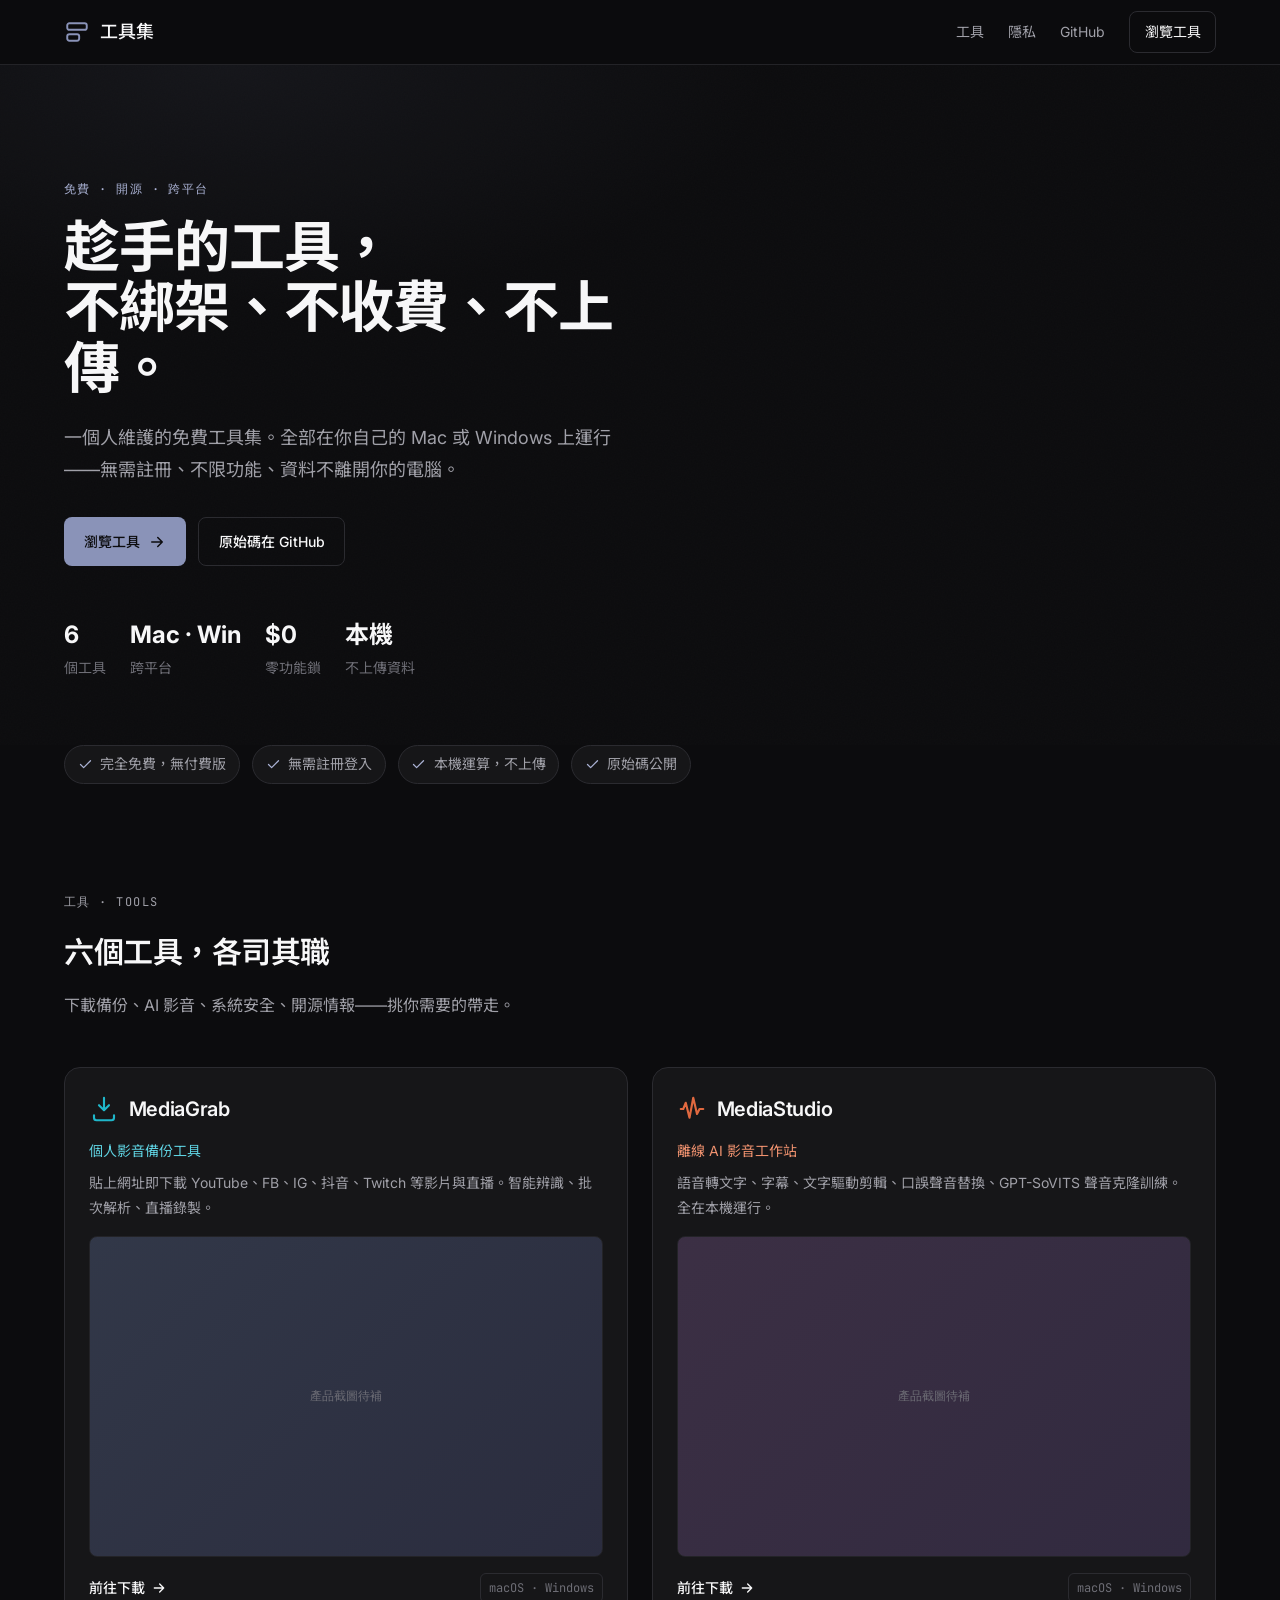
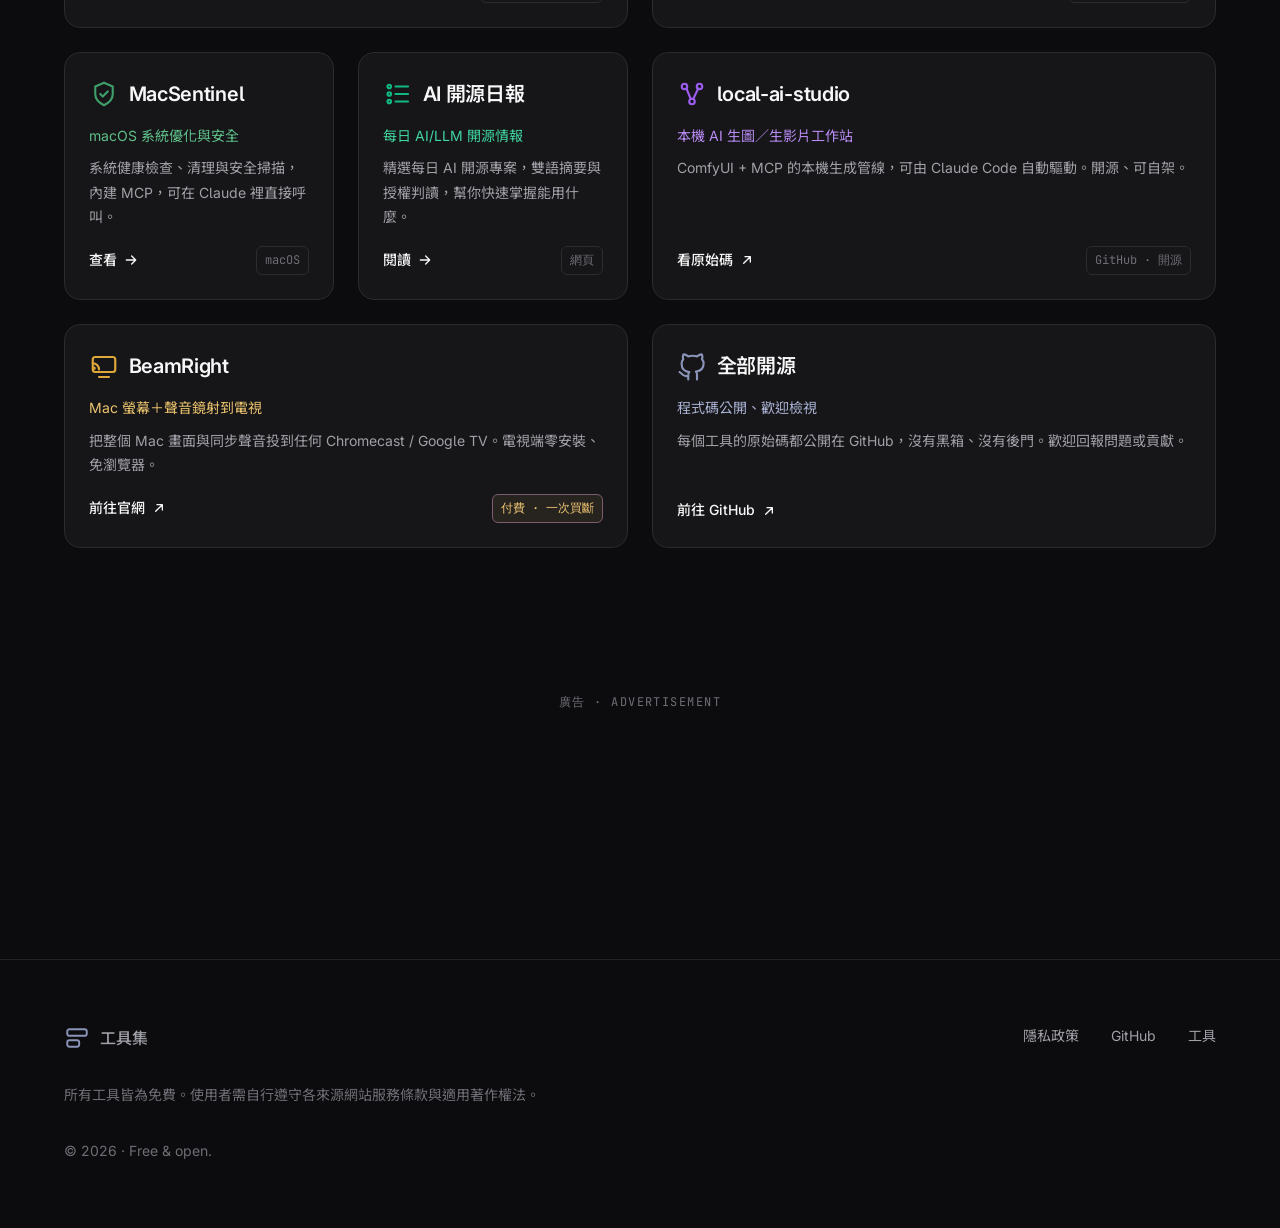
<file: index.html>
<!DOCTYPE html>
<html lang="zh-Hant">
<head>
  <meta charset="UTF-8" />
  <meta name="viewport" content="width=device-width, initial-scale=1.0" />
  <title>趁手的工具 · cenxialiu7 工具集</title>
  <meta name="description" content="一個人維護的免費 macOS / Windows 工具集：影音備份、AI 影音工作站、系統安全、開源情報。本機運算、無需註冊、不綁架注意力。" />
  <meta name="keywords" content="免費工具, Mac, Windows, MediaGrab, MediaStudio, MacSentinel, 影音備份, AI 影音, 系統安全, 開源" />
  <meta property="og:title" content="趁手的工具 · cenxialiu7 工具集" />
  <meta property="og:description" content="免費、跨平台、本機運算的實用工具集合。不綁架、不收費、不上傳。" />
  <meta property="og:type" content="website" />

  <link rel="preconnect" href="https://fonts.googleapis.com" />
  <link rel="preconnect" href="https://fonts.gstatic.com" crossorigin />
  <link href="https://fonts.googleapis.com/css2?family=Inter:wght@400;500;600;700&family=JetBrains+Mono:wght@400;500&family=Noto+Sans+TC:wght@400;500;700&display=swap" rel="stylesheet" />
  <link rel="stylesheet" href="/assets/tokens.css" />
  <link rel="stylesheet" href="/assets/base.css" />
  <link rel="icon" href="data:image/svg+xml,%3Csvg xmlns='http://www.w3.org/2000/svg' viewBox='0 0 24 24' fill='none' stroke='%238a93b8' stroke-width='1.8' stroke-linecap='round' stroke-linejoin='round'%3E%3Crect x='3' y='4' width='18' height='6' rx='2'/%3E%3Crect x='3' y='14' width='11' height='6' rx='2'/%3E%3C/svg%3E" />
</head>
<body>

  <!-- ── Nav ── -->
  <header class="nav">
    <div class="container nav-inner">
      <a href="/" class="brand">
        <svg viewBox="0 0 24 24" fill="none" stroke="var(--accent)" stroke-width="1.8" stroke-linecap="round" stroke-linejoin="round"><rect x="3" y="4" width="18" height="6" rx="2"/><rect x="3" y="14" width="11" height="6" rx="2"/></svg>
        <span>工具集</span>
      </a>
      <nav class="nav-links">
        <a href="#tools">工具</a>
        <a href="/privacy.html">隱私</a>
        <a href="https://github.com/cenxialiu7-cloud" rel="noopener">GitHub</a>
        <a href="#tools" class="nav-cta">瀏覽工具</a>
      </nav>
    </div>
  </header>

  <!-- ── Hero ── -->
  <section class="hero">
    <div class="container">
      <p class="eyebrow"><span class="mono">免費 · 開源 · 跨平台</span></p>
      <h1 class="display" style="margin-top:var(--space-4)">趁手的工具，<br>不綁架、不收費、不上傳。</h1>
      <p class="lead">一個人維護的免費工具集。全部在你自己的 Mac 或 Windows 上運行——無需註冊、不限功能、資料不離開你的電腦。</p>
      <div class="hero-actions">
        <a href="#tools" class="btn btn-primary">瀏覽工具
          <svg viewBox="0 0 24 24" fill="none" stroke="currentColor" stroke-width="2" stroke-linecap="round" stroke-linejoin="round"><path d="M5 12h14M13 6l6 6-6 6"/></svg>
        </a>
        <a href="https://github.com/cenxialiu7-cloud" rel="noopener" class="btn btn-ghost">原始碼在 GitHub</a>
      </div>
      <div class="hero-meta">
        <div><b>6</b><span>個工具</span></div>
        <div><b>Mac · Win</b><span>跨平台</span></div>
        <div><b>$0</b><span>零功能鎖</span></div>
        <div><b>本機</b><span>不上傳資料</span></div>
      </div>
    </div>
  </section>

  <!-- ── Trust strip ── -->
  <div class="container">
    <div class="trust">
      <span class="pill"><svg viewBox="0 0 24 24" fill="none" stroke="currentColor" stroke-width="2" stroke-linecap="round" stroke-linejoin="round"><path d="M20 6 9 17l-5-5"/></svg> 完全免費，無付費版</span>
      <span class="pill"><svg viewBox="0 0 24 24" fill="none" stroke="currentColor" stroke-width="2" stroke-linecap="round" stroke-linejoin="round"><path d="M20 6 9 17l-5-5"/></svg> 無需註冊登入</span>
      <span class="pill"><svg viewBox="0 0 24 24" fill="none" stroke="currentColor" stroke-width="2" stroke-linecap="round" stroke-linejoin="round"><path d="M20 6 9 17l-5-5"/></svg> 本機運算，不上傳</span>
      <span class="pill"><svg viewBox="0 0 24 24" fill="none" stroke="currentColor" stroke-width="2" stroke-linecap="round" stroke-linejoin="round"><path d="M20 6 9 17l-5-5"/></svg> 原始碼公開</span>
    </div>
  </div>

  <!-- ── Tools (bento) ── -->
  <section id="tools" class="section">
    <div class="container">
      <div class="section-head reveal">
        <p class="eyebrow"><span class="mono">工具 · TOOLS</span></p>
        <h2>六個工具，各司其職</h2>
        <p>下載備份、AI 影音、系統安全、開源情報——挑你需要的帶走。</p>
      </div>

      <div class="bento">

        <!-- MediaGrab -->
        <a href="/MediaGrab/" class="tile col-2 reveal" style="--accent:#1fb6c9;--accent-text:#5fd3e2;--accent-grad-a:#1fb6c9;--accent-grad-b:#2d7fd6">
          <div class="tile-head">
            <svg class="tile-logo tile-accent" viewBox="0 0 24 24" fill="none" stroke="currentColor" stroke-width="1.7" stroke-linecap="round" stroke-linejoin="round"><path d="M12 3v10m0 0 4-4m-4 4-4-4"/><path d="M4 17v2a2 2 0 0 0 2 2h12a2 2 0 0 0 2-2v-2"/></svg>
            <h3>MediaGrab</h3>
          </div>
          <p class="tagline">個人影音備份工具</p>
          <p>貼上網址即下載 YouTube、FB、IG、抖音、Twitch 等影片與直播。智能辨識、批次解析、直播錄製。</p>
          <div class="shot">產品截圖待補</div>
          <div class="tile-foot"><span class="go">前往下載 <svg viewBox="0 0 24 24" fill="none" stroke="currentColor" stroke-width="2" stroke-linecap="round" stroke-linejoin="round"><path d="M5 12h14M13 6l6 6-6 6"/></svg></span><span class="tag">macOS · Windows</span></div>
        </a>

        <!-- MediaStudio -->
        <a href="/mediastudio/" class="tile col-2 reveal" style="--accent:#e0683f;--accent-text:#f0926f;--accent-grad-a:#e0683f;--accent-grad-b:#d4407a">
          <div class="tile-head">
            <svg class="tile-logo tile-accent" viewBox="0 0 24 24" fill="none" stroke="currentColor" stroke-width="1.7" stroke-linecap="round" stroke-linejoin="round"><path d="M3 12h2l2-5 3 12 3-16 3 13 2-4h3"/></svg>
            <h3>MediaStudio</h3>
          </div>
          <p class="tagline">離線 AI 影音工作站</p>
          <p>語音轉文字、字幕、文字驅動剪輯、口誤聲音替換、GPT-SoVITS 聲音克隆訓練。全在本機運行。</p>
          <div class="shot">產品截圖待補</div>
          <div class="tile-foot"><span class="go">前往下載 <svg viewBox="0 0 24 24" fill="none" stroke="currentColor" stroke-width="2" stroke-linecap="round" stroke-linejoin="round"><path d="M5 12h14M13 6l6 6-6 6"/></svg></span><span class="tag">macOS · Windows</span></div>
        </a>

        <!-- MacSentinel -->
        <a href="/MacSentinel/" class="tile reveal" style="--accent:#3f9e6b;--accent-text:#5fc08a">
          <div class="tile-head">
            <svg class="tile-logo tile-accent" viewBox="0 0 24 24" fill="none" stroke="currentColor" stroke-width="1.7" stroke-linecap="round" stroke-linejoin="round"><path d="M12 3 5 6v6c0 4 3 7 7 9 4-2 7-5 7-9V6z"/><path d="m9 12 2 2 4-4"/></svg>
            <h3>MacSentinel</h3>
          </div>
          <p class="tagline">macOS 系統優化與安全</p>
          <p>系統健康檢查、清理與安全掃描，內建 MCP，可在 Claude 裡直接呼叫。</p>
          <div class="tile-foot"><span class="go">查看 <svg viewBox="0 0 24 24" fill="none" stroke="currentColor" stroke-width="2" stroke-linecap="round" stroke-linejoin="round"><path d="M5 12h14M13 6l6 6-6 6"/></svg></span><span class="tag">macOS</span></div>
        </a>

        <!-- ai-oss-daily -->
        <a href="/ai-oss-daily/" class="tile reveal" style="--accent:#10b981;--accent-text:#3fd6a0">
          <div class="tile-head">
            <svg class="tile-logo tile-accent" viewBox="0 0 24 24" fill="none" stroke="currentColor" stroke-width="1.7" stroke-linecap="round" stroke-linejoin="round"><circle cx="5" cy="6" r="1.4"/><path d="M10 6h10M10 12h10M10 18h10"/><circle cx="5" cy="12" r="1.4"/><circle cx="5" cy="18" r="1.4"/></svg>
            <h3>AI 開源日報</h3>
          </div>
          <p class="tagline">每日 AI/LLM 開源情報</p>
          <p>精選每日 AI 開源專案，雙語摘要與授權判讀，幫你快速掌握能用什麼。</p>
          <div class="tile-foot"><span class="go">閱讀 <svg viewBox="0 0 24 24" fill="none" stroke="currentColor" stroke-width="2" stroke-linecap="round" stroke-linejoin="round"><path d="M5 12h14M13 6l6 6-6 6"/></svg></span><span class="tag">網頁</span></div>
        </a>

        <!-- local-ai-studio -->
        <a href="https://github.com/cenxialiu7-cloud/local-ai-studio" rel="noopener" class="tile col-2 reveal" style="--accent:#9b5cf0;--accent-text:#b98cf5;--accent-grad-a:#9b5cf0;--accent-grad-b:#5c8df0">
          <div class="tile-head">
            <svg class="tile-logo tile-accent" viewBox="0 0 24 24" fill="none" stroke="currentColor" stroke-width="1.7" stroke-linecap="round" stroke-linejoin="round"><circle cx="6" cy="6" r="2.2"/><circle cx="18" cy="6" r="2.2"/><circle cx="12" cy="18" r="2.2"/><path d="M7.5 7.5 11 16m6-8.5L13 16"/></svg>
            <h3>local-ai-studio</h3>
          </div>
          <p class="tagline">本機 AI 生圖／生影片工作站</p>
          <p>ComfyUI + MCP 的本機生成管線，可由 Claude Code 自動驅動。開源、可自架。</p>
          <div class="tile-foot"><span class="go">看原始碼 <svg viewBox="0 0 24 24" fill="none" stroke="currentColor" stroke-width="2" stroke-linecap="round" stroke-linejoin="round"><path d="M7 17 17 7M9 7h8v8"/></svg></span><span class="tag">GitHub · 開源</span></div>
        </a>

        <!-- BeamRight (付費) -->
        <a href="https://beamright.pages.dev/" rel="noopener" class="tile col-2 reveal" style="--accent:#e0a83b;--accent-text:#ecc46e;--accent-grad-a:#e0a83b;--accent-grad-b:#c4632b">
          <div class="tile-head">
            <svg class="tile-logo tile-accent" viewBox="0 0 24 24" fill="none" stroke="currentColor" stroke-width="1.7" stroke-linecap="round" stroke-linejoin="round"><rect x="3" y="4" width="18" height="12" rx="2"/><path d="M8 20h8M3 9a5 5 0 0 1 5 5"/><circle cx="4" cy="13" r="0.6"/></svg>
            <h3>BeamRight</h3>
          </div>
          <p class="tagline">Mac 螢幕＋聲音鏡射到電視</p>
          <p>把整個 Mac 畫面與同步聲音投到任何 Chromecast / Google TV。電視端零安裝、免瀏覽器。</p>
          <div class="tile-foot"><span class="go">前往官網 <svg viewBox="0 0 24 24" fill="none" stroke="currentColor" stroke-width="2" stroke-linecap="round" stroke-linejoin="round"><path d="M7 17 17 7M9 7h8v8"/></svg></span><span class="tag tag-paid">付費 · 一次買斷</span></div>
        </a>

        <!-- 開源彙整 -->
        <div class="tile col-2 reveal" style="--accent:#8a93b8;--accent-text:#aab2d4">
          <div class="tile-head">
            <svg class="tile-logo tile-accent" viewBox="0 0 24 24" fill="none" stroke="currentColor" stroke-width="1.7" stroke-linecap="round" stroke-linejoin="round"><path d="M9 19c-5 1.5-5-2.5-7-3m14 6v-3.8a3.3 3.3 0 0 0-.9-2.5c3-.3 6.2-1.5 6.2-6.7A5.2 5.2 0 0 0 20 5.8 4.8 4.8 0 0 0 19.9 2S18.7 1.6 16 3.5a13.4 13.4 0 0 0-7 0C6.3 1.6 5.1 2 5.1 2A4.8 4.8 0 0 0 5 5.8 5.2 5.2 0 0 0 3.7 9.4c0 5.2 3.2 6.4 6.2 6.7a3.3 3.3 0 0 0-.9 2.5V22"/></svg>
            <h3>全部開源</h3>
          </div>
          <p class="tagline">程式碼公開、歡迎檢視</p>
          <p>每個工具的原始碼都公開在 GitHub，沒有黑箱、沒有後門。歡迎回報問題或貢獻。</p>
          <div class="tile-foot"><a class="go" href="https://github.com/cenxialiu7-cloud" rel="noopener">前往 GitHub <svg viewBox="0 0 24 24" fill="none" stroke="currentColor" stroke-width="2" stroke-linecap="round" stroke-linejoin="round"><path d="M7 17 17 7M9 7h8v8"/></svg></a></div>
        </div>

      </div>
    </div>
  </section>

  <!-- ── Ad (合併、克制、iframe 隔離) ── -->
  <div class="container">
    <div class="ad-slot">
      <span class="ad-label">廣告 · Advertisement</span>
      <iframe src="/ads/lb728.html" width="728" height="90" scrolling="no" loading="lazy" title="advertisement"></iframe>
    </div>
  </div>

  <!-- ── Footer ── -->
  <footer class="footer">
    <div class="container footer-grid">
      <div>
        <a href="/" class="brand" style="font-size:var(--text-base)">
          <svg viewBox="0 0 24 24" fill="none" stroke="var(--accent)" stroke-width="1.8" stroke-linecap="round" stroke-linejoin="round"><rect x="3" y="4" width="18" height="6" rx="2"/><rect x="3" y="14" width="11" height="6" rx="2"/></svg>
          <span>工具集</span>
        </a>
        <p class="disclaimer">所有工具皆為免費。使用者需自行遵守各來源網站服務條款與適用著作權法。</p>
      </div>
      <div style="display:flex;gap:var(--space-8)">
        <a href="/privacy.html">隱私政策</a>
        <a href="https://github.com/cenxialiu7-cloud" rel="noopener">GitHub</a>
        <a href="#tools">工具</a>
      </div>
    </div>
    <div class="container" style="margin-top:var(--space-8)"><p class="muted" style="font-size:var(--text-sm)">© 2026 · Free &amp; open.</p></div>
  </footer>

</body>
</html>
</file>
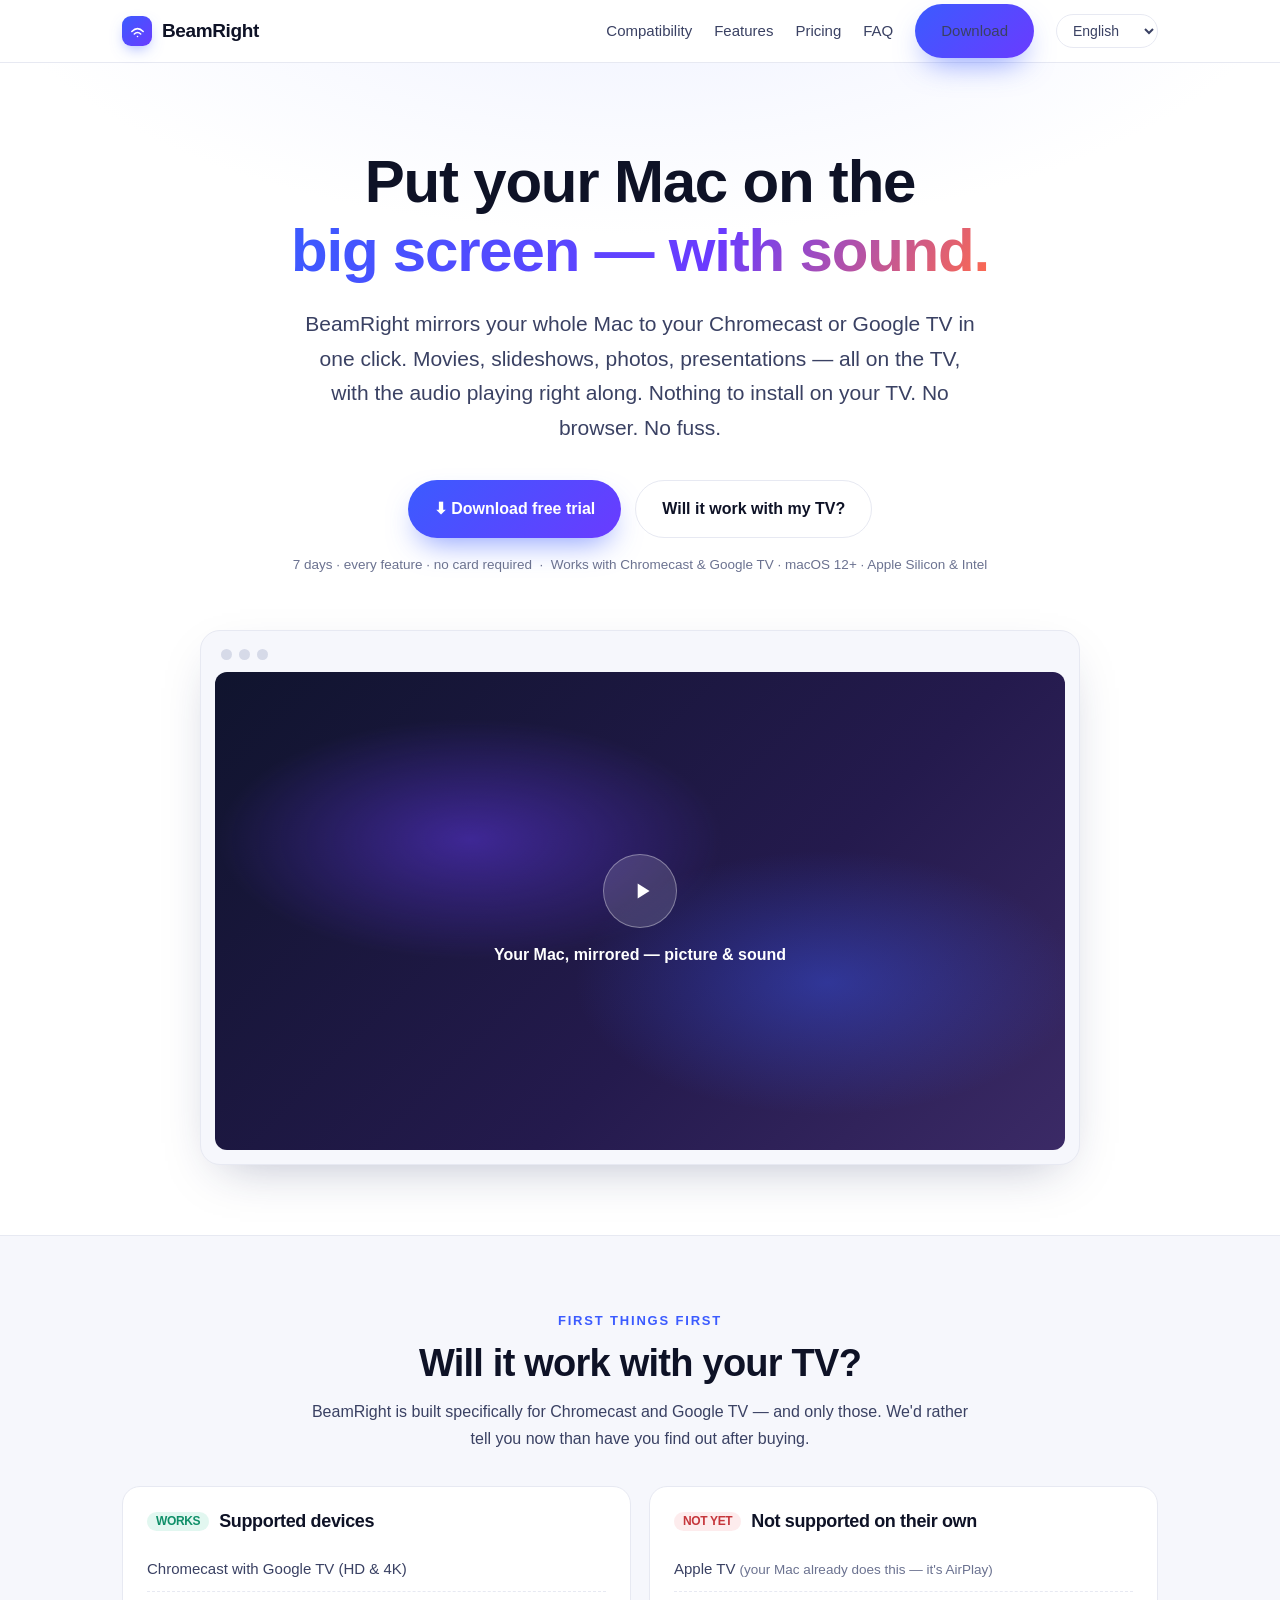
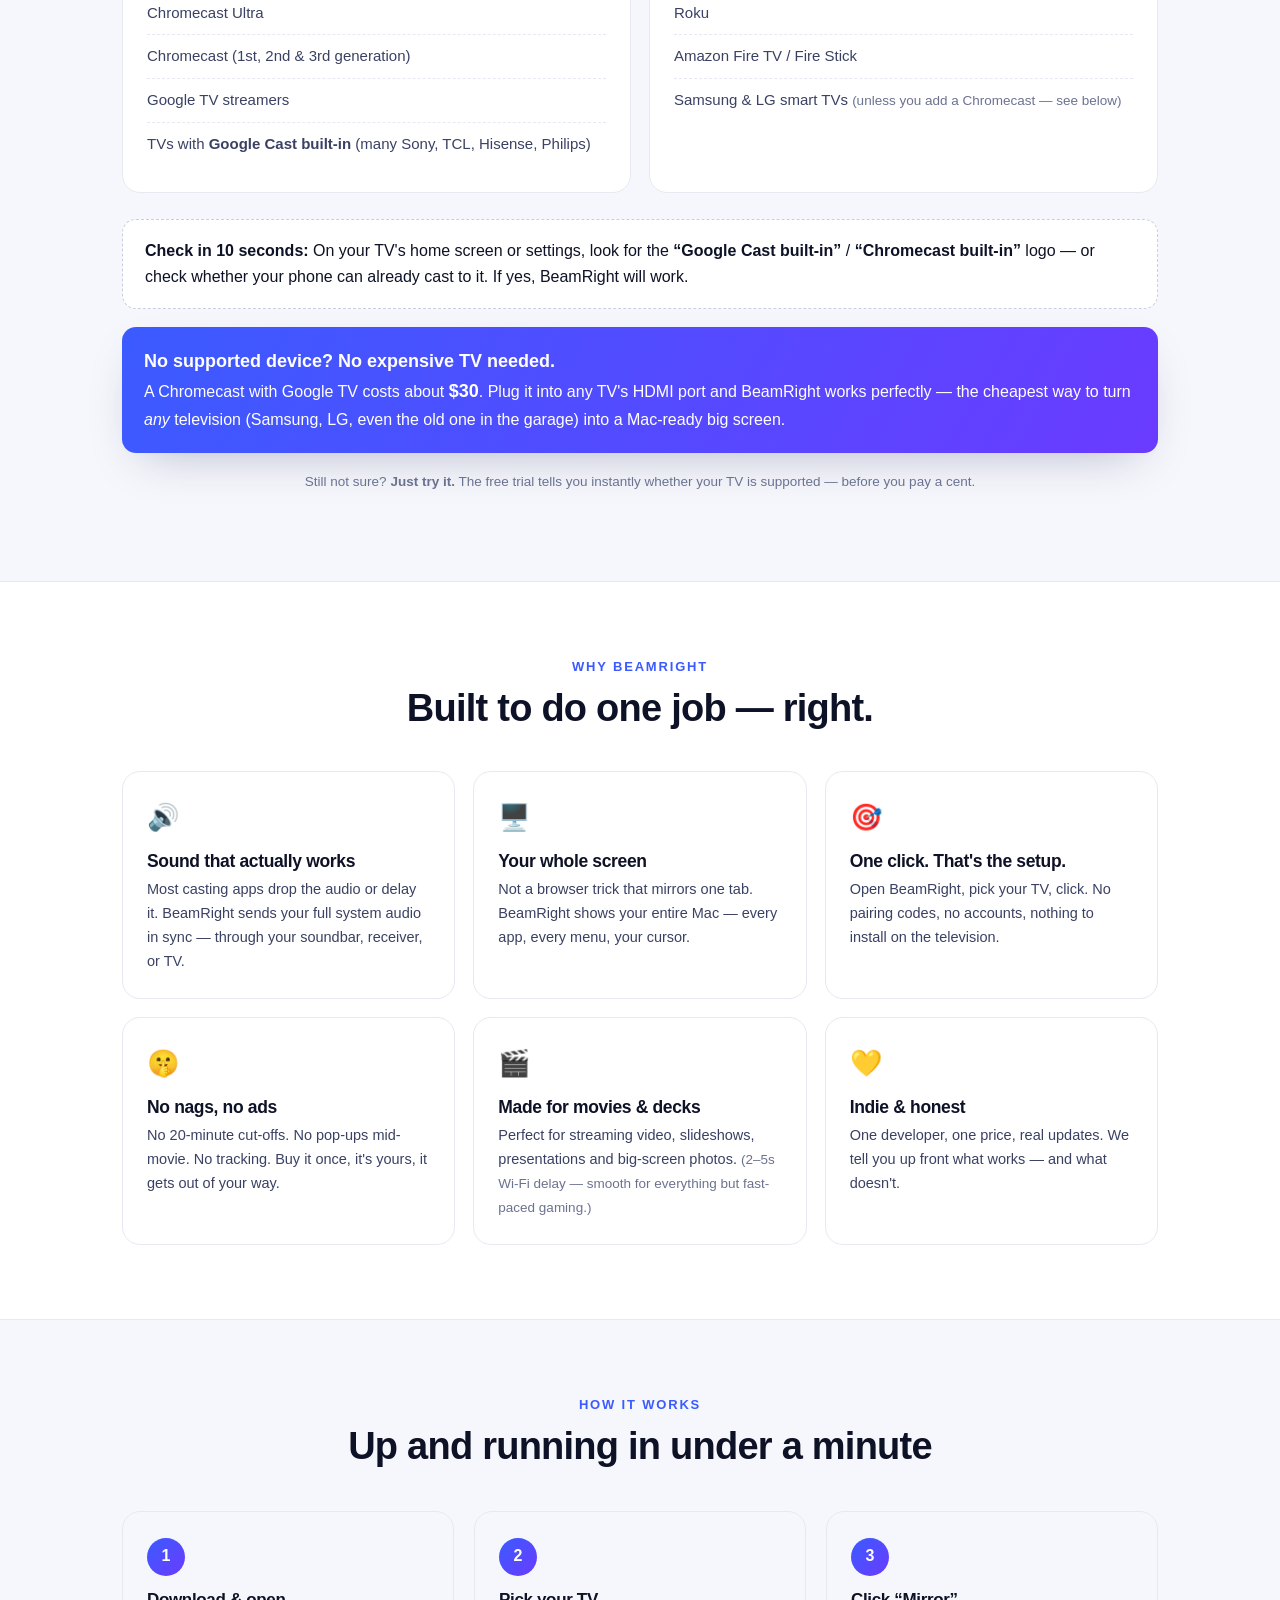
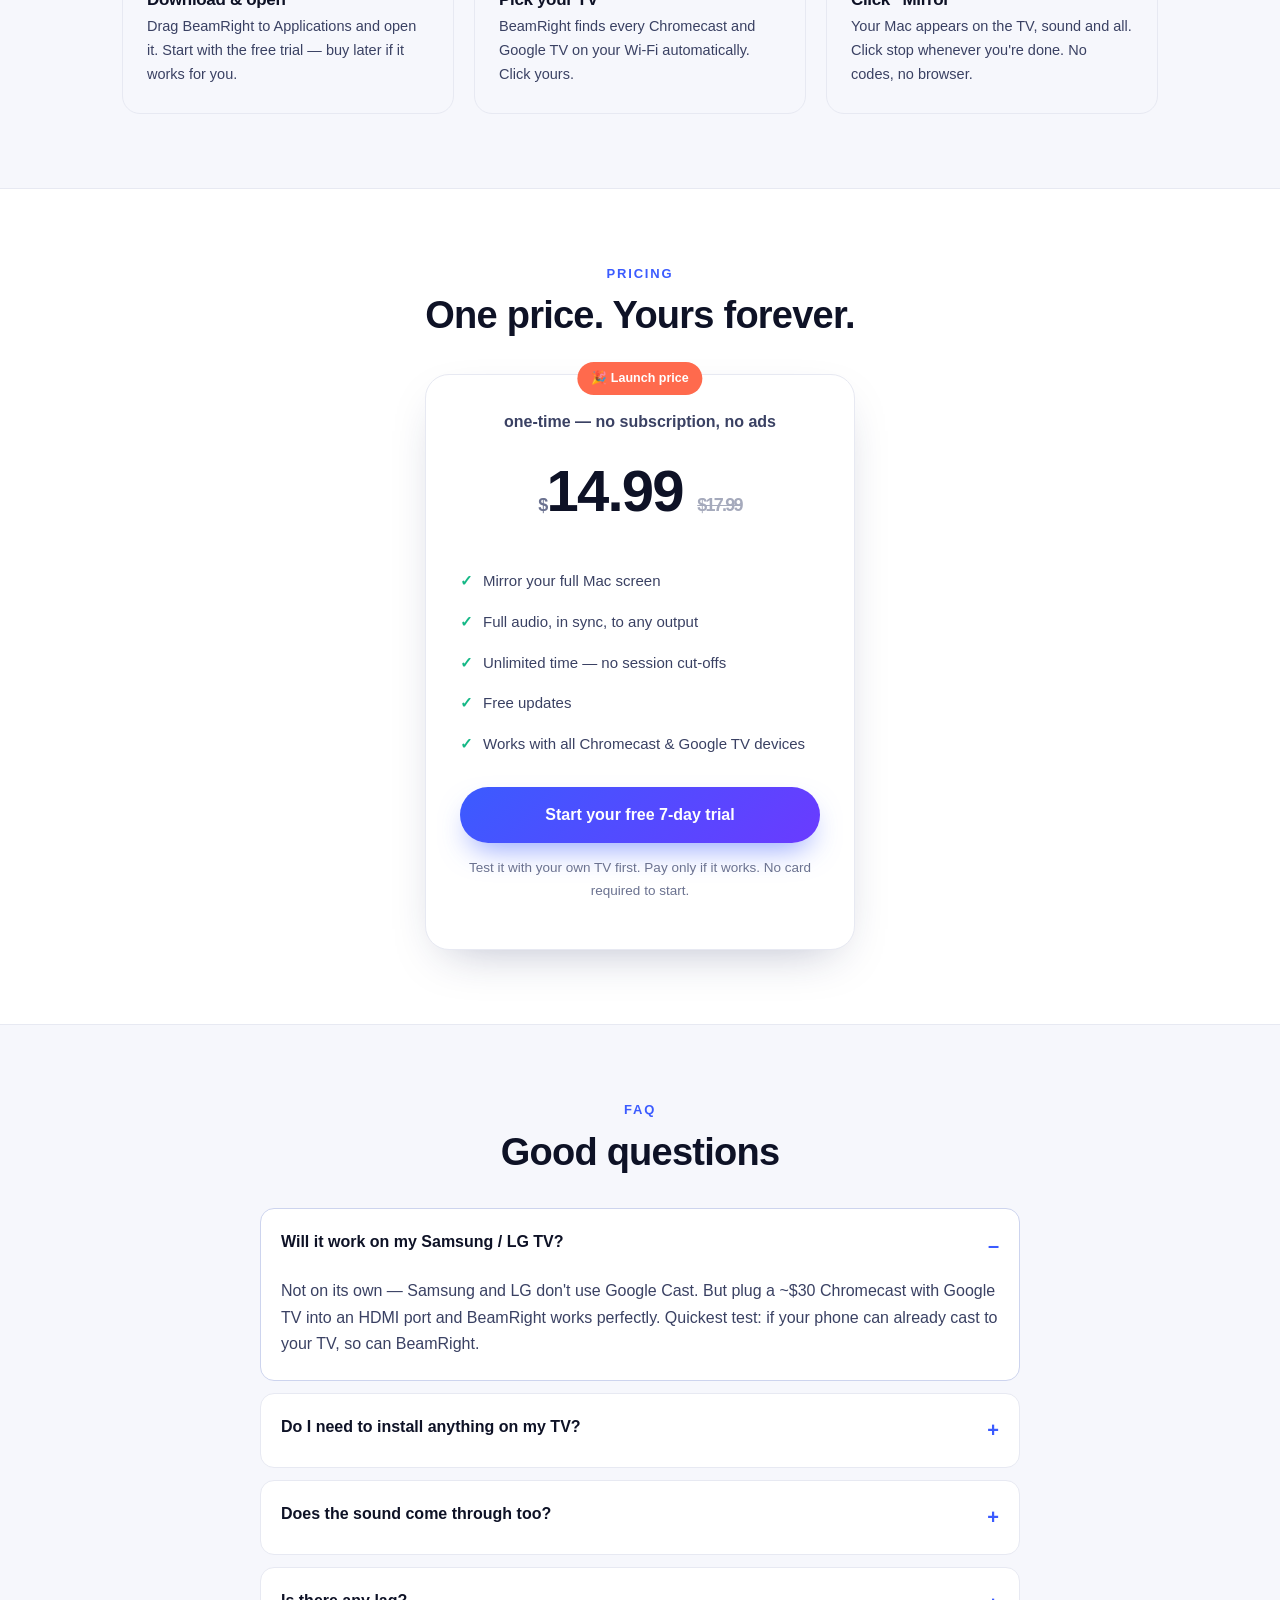
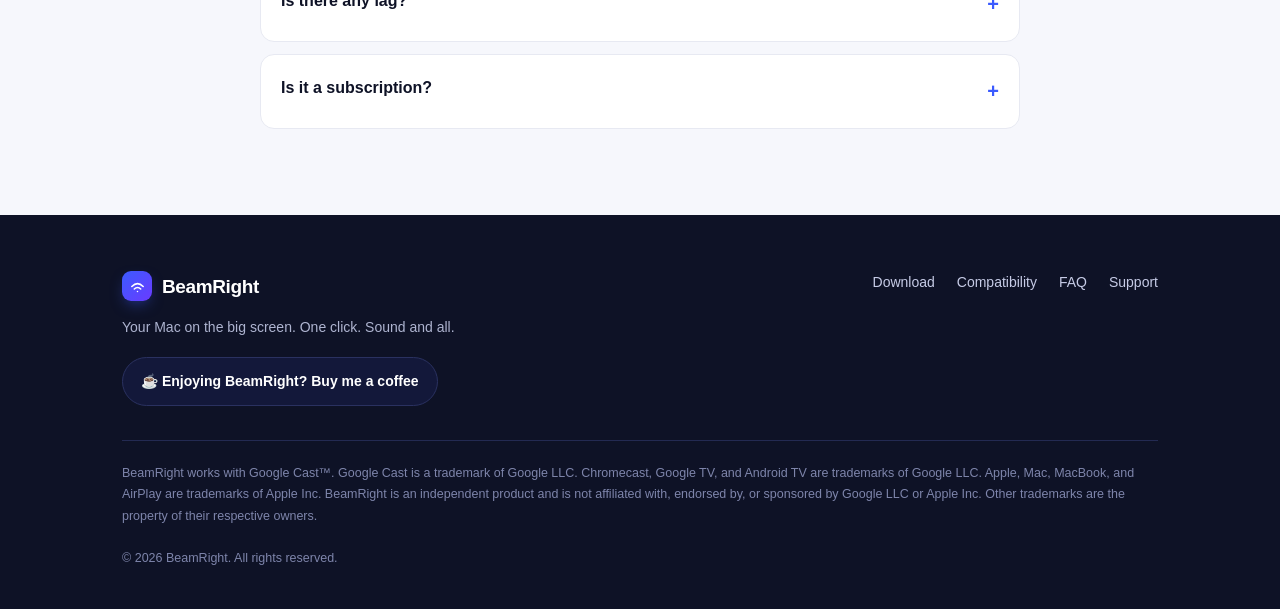
<file: BeamRight/index.html>
<!DOCTYPE html>
<html lang="en">
<head>
<meta charset="utf-8">
<meta name="viewport" content="width=device-width, initial-scale=1">
<title>BeamRight — Put your Mac on the big screen, with sound</title>
<meta name="description" content="BeamRight mirrors your whole Mac — with full audio in sync — to any Chromecast or Google TV. Nothing to install on the TV. No browser. One-time price, no subscription.">
<link rel="icon" type="image/svg+xml" href="icon.svg">
<link rel="apple-touch-icon" href="icon-180.png">
<style>
  :root{
    --ink:#0e1226; --ink2:#3a4163; --muted:#6b7290; --line:#e7e9f2;
    --brand:#3b5bff; --brand2:#6a3bff; --accent:#ff6a4d; --ok:#15b886; --no:#e5484d;
    --bg:#ffffff; --soft:#f6f7fc; --card:#ffffff;
    --radius:18px; --shadow:0 18px 50px -22px rgba(28,38,90,.35); --maxw:1080px;
  }
  *{box-sizing:border-box}
  html{scroll-behavior:smooth}
  body{margin:0;background:var(--bg);color:var(--ink);
    font:16px/1.65 -apple-system,BlinkMacSystemFont,"Segoe UI",Roboto,"PingFang TC","PingFang SC","Hiragino Sans","Noto Sans CJK","Apple SD Gothic Neo","Malgun Gothic",sans-serif;
    -webkit-font-smoothing:antialiased;}
  a{color:inherit;text-decoration:none}
  .wrap{max-width:var(--maxw);margin:0 auto;padding:0 22px}
  h1,h2,h3{line-height:1.15;letter-spacing:-.02em;margin:0}
  .btn{display:inline-flex;align-items:center;gap:.55em;font-weight:700;border:0;cursor:pointer;
    padding:15px 26px;border-radius:999px;font-size:16px;transition:transform .15s ease, box-shadow .15s ease}
  .btn-primary{background:linear-gradient(135deg,var(--brand),var(--brand2));color:#fff;box-shadow:0 14px 30px -10px rgba(59,91,255,.6)}
  .btn-primary:hover{transform:translateY(-2px);box-shadow:0 20px 38px -10px rgba(59,91,255,.7)}
  .btn-ghost{background:#fff;color:var(--ink);border:1px solid var(--line)}
  .btn-ghost:hover{border-color:#c9cee2}
  .micro{font-size:13.5px;color:var(--muted)}
  nav{position:sticky;top:0;z-index:50;backdrop-filter:saturate(160%) blur(12px);background:rgba(255,255,255,.82);border-bottom:1px solid var(--line)}
  nav .wrap{display:flex;align-items:center;justify-content:space-between;height:62px}
  .logo{display:flex;align-items:center;gap:10px;font-weight:800;letter-spacing:-.02em;font-size:19px}
  .mark{width:30px;height:30px;border-radius:9px;background:linear-gradient(135deg,var(--brand),var(--brand2));display:grid;place-items:center;box-shadow:0 6px 16px -6px rgba(59,91,255,.7)}
  .mark svg{width:17px;height:17px}
  .navlinks{display:flex;gap:22px;align-items:center}
  .navlinks a{font-size:15px;color:var(--ink2);font-weight:500}
  .navlinks a:hover{color:var(--ink)}
  .langsel{font:inherit;font-size:14px;border:1px solid var(--line);border-radius:999px;padding:7px 12px;background:#fff;color:var(--ink2);cursor:pointer}
  @media(max-width:760px){.navlinks a:not(.btn){display:none}}
  .hero{position:relative;overflow:hidden;padding:84px 0 70px;text-align:center;background:radial-gradient(1100px 480px at 50% -10%, #eef1ff 0%, #fff 60%)}
  .hero h1{font-size:clamp(34px,5.6vw,60px);font-weight:850}
  .hero .grad{background:linear-gradient(120deg,var(--brand),var(--brand2) 60%,var(--accent));-webkit-background-clip:text;background-clip:text;color:transparent}
  .hero p.sub{max-width:680px;margin:22px auto 0;font-size:clamp(17px,2.2vw,21px);color:var(--ink2)}
  .cta-row{display:flex;gap:14px;justify-content:center;flex-wrap:wrap;margin-top:34px}
  .hero .compat-line{margin-top:16px}
  .screen{margin:54px auto 0;max-width:880px}
  .device{border-radius:20px;border:1px solid var(--line);background:var(--soft);box-shadow:var(--shadow);padding:14px}
  .device .bar{display:flex;gap:7px;padding:4px 6px 12px}
  .device .bar i{width:11px;height:11px;border-radius:50%;background:#d6dae8;display:block}
  .stage{border-radius:12px;aspect-ratio:16/9;position:relative;overflow:hidden;background:linear-gradient(135deg,#10142e,#241a4d 60%,#3b2a66);display:grid;place-items:center}
  .beam{position:absolute;inset:0;background:radial-gradient(420px 200px at 30% 35%, rgba(106,59,255,.45), transparent 60%),radial-gradient(420px 220px at 72% 65%, rgba(59,91,255,.4), transparent 60%)}
  .stage .play{position:relative;z-index:2;color:#fff;text-align:center;font-weight:700}
  .stage .play .ring{width:74px;height:74px;border-radius:50%;margin:0 auto 14px;background:rgba(255,255,255,.14);border:1px solid rgba(255,255,255,.35);display:grid;place-items:center}
  .stage .play .ring svg{width:26px;height:26px;margin-left:4px}
  section{padding:74px 0}
  .eyebrow{font-size:13px;font-weight:800;letter-spacing:.14em;text-transform:uppercase;color:var(--brand)}
  .sec-h{font-size:clamp(26px,3.6vw,38px);font-weight:820;margin-top:10px}
  .sec-sub{color:var(--ink2);max-width:660px;margin:14px auto 0}
  .center{text-align:center}
  .compat{background:var(--soft);border-top:1px solid var(--line);border-bottom:1px solid var(--line)}
  .compat-grid{display:grid;grid-template-columns:1fr 1fr;gap:18px;margin-top:34px}
  @media(max-width:720px){.compat-grid{grid-template-columns:1fr}}
  .clist{background:#fff;border:1px solid var(--line);border-radius:var(--radius);padding:24px 24px 8px}
  .clist h3{font-size:18px;display:flex;align-items:center;gap:10px}
  .clist ul{list-style:none;padding:0;margin:16px 0 18px}
  .clist li{padding:9px 0;border-top:1px dashed var(--line);color:var(--ink2);font-size:15px}
  .clist li:first-child{border-top:0}
  .pill{font-size:12px;font-weight:800;padding:3px 9px;border-radius:999px}
  .pill.ok{background:rgba(21,184,134,.12);color:#0f8f68}
  .pill.no{background:rgba(229,72,77,.1);color:#c5363b}
  .check10{margin-top:26px;background:#fff;border:1px dashed #c9cee2;border-radius:14px;padding:18px 22px;text-align:left}
  .dongle{margin-top:18px;border-radius:14px;padding:20px 22px;color:#fff;background:linear-gradient(120deg,var(--brand),var(--brand2));box-shadow:var(--shadow);text-align:left}
  .dongle b{font-size:18px}
  .feat{display:grid;grid-template-columns:repeat(3,1fr);gap:18px;margin-top:40px;text-align:left}
  @media(max-width:860px){.feat{grid-template-columns:1fr 1fr}}
  @media(max-width:560px){.feat{grid-template-columns:1fr}}
  .fcard{background:var(--card);border:1px solid var(--line);border-radius:var(--radius);padding:24px;transition:transform .15s,border-color .15s}
  .fcard:hover{transform:translateY(-3px);border-color:#cdd4ee}
  .fcard .ic{font-size:26px}
  .fcard h3{font-size:17.5px;margin:12px 0 7px}
  .fcard p{margin:0;color:var(--ink2);font-size:14.5px}
  .steps{display:grid;grid-template-columns:repeat(3,1fr);gap:20px;margin-top:42px;text-align:left}
  @media(max-width:720px){.steps{grid-template-columns:1fr}}
  .step{background:var(--soft);border:1px solid var(--line);border-radius:var(--radius);padding:26px 24px}
  .step .n{width:38px;height:38px;border-radius:50%;background:linear-gradient(135deg,var(--brand),var(--brand2));color:#fff;font-weight:800;display:grid;place-items:center;margin-bottom:14px}
  .step h3{font-size:17px;margin-bottom:6px}
  .step p{margin:0;color:var(--ink2);font-size:14.5px}
  .price-wrap{display:grid;place-items:center;margin-top:36px}
  .price{max-width:430px;width:100%;background:#fff;border:1px solid var(--line);border-radius:24px;padding:34px;box-shadow:var(--shadow);text-align:center;position:relative}
  .price .tag{position:absolute;top:-13px;left:50%;transform:translateX(-50%);background:var(--accent);color:#fff;font-weight:800;font-size:12.5px;padding:6px 14px;border-radius:999px}
  .price .amt{font-size:58px;font-weight:850;letter-spacing:-.03em;margin:8px 0 0}
  .price .amt small{font-size:18px;color:var(--muted);font-weight:600}
  .price .once{color:var(--ink2);font-weight:600}
  .price ul{list-style:none;padding:0;margin:22px 0;text-align:left}
  .price li{padding:8px 0;color:var(--ink2);display:flex;gap:10px;align-items:flex-start;font-size:15px}
  .price li::before{content:"✓";color:var(--ok);font-weight:800}
  details{background:#fff;border:1px solid var(--line);border-radius:14px;padding:4px 20px;margin-bottom:12px}
  details[open]{border-color:#cdd4ee}
  summary{cursor:pointer;font-weight:700;padding:16px 0;list-style:none;display:flex;justify-content:space-between;gap:12px}
  summary::-webkit-details-marker{display:none}
  summary::after{content:"+";color:var(--brand);font-weight:800;font-size:20px}
  details[open] summary::after{content:"–"}
  details p{margin:0 0 18px;color:var(--ink2)}
  footer{background:#0e1226;color:#aeb4d0;padding:56px 0 40px;font-size:14px}
  footer .top{display:flex;justify-content:space-between;gap:30px;flex-wrap:wrap;align-items:flex-start}
  footer .logo{color:#fff}
  footer .links{display:flex;gap:22px;flex-wrap:wrap}
  footer .links a{color:#c6cbe6}
  footer .links a:hover{color:#fff}
  .kofi{display:inline-flex;align-items:center;gap:9px;margin-top:18px;background:#13183a;border:1px solid #2a3160;color:#fff;padding:12px 18px;border-radius:999px;font-weight:700}
  .kofi:hover{border-color:#3b5bff}
  .legal{margin-top:34px;padding-top:22px;border-top:1px solid #232a52;color:#7e85ab;font-size:12.5px;line-height:1.7}
</style>
</head>
<body>

<nav>
  <div class="wrap">
    <div class="logo">
      <span class="mark"><svg viewBox="0 0 24 24" fill="none"><path d="M4 12c5-5 11-5 16 0M7.5 15.5c2.7-2.7 6.3-2.7 9 0M12 19h.01" stroke="#fff" stroke-width="2.2" stroke-linecap="round"/></svg></span>
      BeamRight
    </div>
    <div class="navlinks">
      <a href="#compat" data-i18n="nav.compat">Compatibility</a>
      <a href="#features" data-i18n="nav.features">Features</a>
      <a href="#pricing" data-i18n="nav.pricing">Pricing</a>
      <a href="#faq" data-i18n="nav.faq">FAQ</a>
      <a class="btn btn-primary" href="#download" data-i18n="nav.download">Download</a>
      <select class="langsel" id="lang" aria-label="Language">
        <option value="en">English</option>
        <option value="zh-TW">繁體中文</option>
        <option value="zh-CN">简体中文</option>
        <option value="ja">日本語</option>
        <option value="ko">한국어</option>
      </select>
    </div>
  </div>
</nav>

<header class="hero" id="download">
  <div class="wrap">
    <h1 data-i18n="hero.h1">Put your Mac on the<br><span class="grad">big screen — with sound.</span></h1>
    <p class="sub" data-i18n="hero.sub">BeamRight mirrors your whole Mac to your Chromecast or Google TV in one click. Movies, slideshows, photos, presentations — all on the TV, with the audio playing right along. Nothing to install on your TV. No browser. No fuss.</p>
    <div class="cta-row">
      <a class="btn btn-primary" href="#" data-i18n="hero.cta1">⬇ Download free trial</a>
      <a class="btn btn-ghost" href="#compat" data-i18n="hero.cta2">Will it work with my TV?</a>
    </div>
    <p class="micro compat-line" data-i18n="hero.micro">7 days · every feature · no card required &nbsp;·&nbsp; Works with Chromecast &amp; Google TV · macOS 12+ · Apple Silicon &amp; Intel</p>
    <div class="screen"><div class="device"><div class="bar"><i></i><i></i><i></i></div>
      <div class="stage"><div class="beam"></div>
        <div class="play"><div class="ring"><svg viewBox="0 0 24 24" fill="#fff"><path d="M8 5v14l11-7z"/></svg></div><span data-i18n="hero.stage">Your Mac, mirrored — picture &amp; sound</span></div>
      </div></div></div>
  </div>
</header>

<section class="compat" id="compat">
  <div class="wrap center">
    <div class="eyebrow" data-i18n="compat.eyebrow">First things first</div>
    <h2 class="sec-h" data-i18n="compat.title">Will it work with your TV?</h2>
    <p class="sec-sub" data-i18n="compat.sub">BeamRight is built specifically for Chromecast and Google TV — and only those. We'd rather tell you now than have you find out after buying.</p>
    <div class="compat-grid" style="text-align:left">
      <div class="clist">
        <h3 data-i18n="compat.worksTitle"><span class="pill ok">WORKS</span> Supported devices</h3>
        <ul data-i18n="compat.works"><li>Chromecast with Google TV (HD &amp; 4K)</li><li>Chromecast Ultra</li><li>Chromecast (1st, 2nd &amp; 3rd generation)</li><li>Google TV streamers</li><li>TVs with <b>Google Cast built-in</b> (many Sony, TCL, Hisense, Philips)</li></ul>
      </div>
      <div class="clist">
        <h3 data-i18n="compat.notyetTitle"><span class="pill no">NOT YET</span> Not supported on their own</h3>
        <ul data-i18n="compat.notyet"><li>Apple TV <span class="micro">(your Mac already does this — it's AirPlay)</span></li><li>Roku</li><li>Amazon Fire TV / Fire Stick</li><li>Samsung &amp; LG smart TVs <span class="micro">(unless you add a Chromecast — see below)</span></li></ul>
      </div>
    </div>
    <div class="check10" data-i18n="compat.check10"><b>Check in 10 seconds:</b> On your TV's home screen or settings, look for the <b>“Google Cast built-in”</b> / <b>“Chromecast built-in”</b> logo — or check whether your phone can already cast to it. If yes, BeamRight will work.</div>
    <div class="dongle" data-i18n="compat.dongle"><b>No supported device? No expensive TV needed.</b><br>A Chromecast with Google TV costs about <b>$30</b>. Plug it into any TV's HDMI port and BeamRight works perfectly — the cheapest way to turn <i>any</i> television (Samsung, LG, even the old one in the garage) into a Mac-ready big screen.</div>
    <p class="micro" style="margin-top:18px" data-i18n="compat.still">Still not sure? <b>Just try it.</b> The free trial tells you instantly whether your TV is supported — before you pay a cent.</p>
  </div>
</section>

<section id="features">
  <div class="wrap center">
    <div class="eyebrow" data-i18n="feat.eyebrow">Why BeamRight</div>
    <h2 class="sec-h" data-i18n="feat.title">Built to do one job — right.</h2>
    <div class="feat">
      <div class="fcard"><div class="ic">🔊</div><h3 data-i18n="feat.1t">Sound that actually works</h3><p data-i18n="feat.1d">Most casting apps drop the audio or delay it. BeamRight sends your full system audio in sync — through your soundbar, receiver, or TV.</p></div>
      <div class="fcard"><div class="ic">🖥️</div><h3 data-i18n="feat.2t">Your whole screen</h3><p data-i18n="feat.2d">Not a browser trick that mirrors one tab. BeamRight shows your entire Mac — every app, every menu, your cursor.</p></div>
      <div class="fcard"><div class="ic">🎯</div><h3 data-i18n="feat.3t">One click. That's the setup.</h3><p data-i18n="feat.3d">Open BeamRight, pick your TV, click. No pairing codes, no accounts, nothing to install on the television.</p></div>
      <div class="fcard"><div class="ic">🤫</div><h3 data-i18n="feat.4t">No nags, no ads</h3><p data-i18n="feat.4d">No 20-minute cut-offs. No pop-ups mid-movie. No tracking. Buy it once, it's yours, it gets out of your way.</p></div>
      <div class="fcard"><div class="ic">🎬</div><h3 data-i18n="feat.5t">Made for movies &amp; decks</h3><p data-i18n="feat.5d">Perfect for streaming video, slideshows, presentations and big-screen photos. <span class="micro">(2–5s Wi-Fi delay — smooth for everything but fast-paced gaming.)</span></p></div>
      <div class="fcard"><div class="ic">💛</div><h3 data-i18n="feat.6t">Indie &amp; honest</h3><p data-i18n="feat.6d">One developer, one price, real updates. We tell you up front what works — and what doesn't.</p></div>
    </div>
  </div>
</section>

<section style="background:var(--soft);border-top:1px solid var(--line);border-bottom:1px solid var(--line)">
  <div class="wrap center">
    <div class="eyebrow" data-i18n="how.eyebrow">How it works</div>
    <h2 class="sec-h" data-i18n="how.title">Up and running in under a minute</h2>
    <div class="steps">
      <div class="step"><div class="n">1</div><h3 data-i18n="how.1t">Download &amp; open</h3><p data-i18n="how.1d">Drag BeamRight to Applications and open it. Start with the free trial — buy later if it works for you.</p></div>
      <div class="step"><div class="n">2</div><h3 data-i18n="how.2t">Pick your TV</h3><p data-i18n="how.2d">BeamRight finds every Chromecast and Google TV on your Wi-Fi automatically. Click yours.</p></div>
      <div class="step"><div class="n">3</div><h3 data-i18n="how.3t">Click “Mirror”</h3><p data-i18n="how.3d">Your Mac appears on the TV, sound and all. Click stop whenever you're done. No codes, no browser.</p></div>
    </div>
  </div>
</section>

<section id="pricing">
  <div class="wrap center">
    <div class="eyebrow" data-i18n="price.eyebrow">Pricing</div>
    <h2 class="sec-h" data-i18n="price.title">One price. Yours forever.</h2>
    <div class="price-wrap"><div class="price">
      <span class="tag" data-i18n="price.tag">🎉 Launch price</span>
      <div class="once" data-i18n="price.once">one-time — no subscription, no ads</div>
      <div class="amt"><small>$</small>14.99 <small style="text-decoration:line-through;opacity:.6">$17.99</small></div>
      <ul data-i18n="price.li"><li>Mirror your full Mac screen</li><li>Full audio, in sync, to any output</li><li>Unlimited time — no session cut-offs</li><li>Free updates</li><li>Works with all Chromecast &amp; Google TV devices</li></ul>
      <a class="btn btn-primary" href="#" style="width:100%;justify-content:center" data-i18n="price.cta">Start your free 7-day trial</a>
      <p class="micro" style="margin-top:14px" data-i18n="price.micro">Test it with your own TV first. Pay only if it works. No card required to start.</p>
    </div></div>
  </div>
</section>

<section id="faq" style="background:var(--soft);border-top:1px solid var(--line)">
  <div class="wrap">
    <div class="center"><div class="eyebrow" data-i18n="faq.eyebrow">FAQ</div><h2 class="sec-h" data-i18n="faq.title">Good questions</h2></div>
    <div style="max-width:760px;margin:34px auto 0">
      <details open><summary data-i18n="faq.q1">Will it work on my Samsung / LG TV?</summary><p data-i18n="faq.a1">Not on its own — Samsung and LG don't use Google Cast. But plug a ~$30 Chromecast with Google TV into an HDMI port and BeamRight works perfectly. Quickest test: if your phone can already cast to your TV, so can BeamRight.</p></details>
      <details><summary data-i18n="faq.q2">Do I need to install anything on my TV?</summary><p data-i18n="faq.a2">No. Nothing. As long as it's a Chromecast or Google TV device, you only install BeamRight on your Mac.</p></details>
      <details><summary data-i18n="faq.q3">Does the sound come through too?</summary><p data-i18n="faq.a3">Yes — that's the whole point. BeamRight sends your full Mac audio in sync, including through soundbars and receivers, not just the TV's built-in speakers.</p></details>
      <details><summary data-i18n="faq.q4">Is there any lag?</summary><p data-i18n="faq.a4">There's a natural 2–5 second delay over Wi-Fi. Great for movies, video, slideshows and presentations — but not built for fast-action gaming.</p></details>
      <details><summary data-i18n="faq.q5">Is it a subscription?</summary><p data-i18n="faq.a5">No. One payment, yours forever, with free updates. Start with the 7-day free trial — every feature unlocked — and only buy if it works for you.</p></details>
    </div>
  </div>
</section>

<footer>
  <div class="wrap">
    <div class="top">
      <div>
        <div class="logo"><span class="mark"><svg viewBox="0 0 24 24" fill="none"><path d="M4 12c5-5 11-5 16 0M7.5 15.5c2.7-2.7 6.3-2.7 9 0M12 19h.01" stroke="#fff" stroke-width="2.2" stroke-linecap="round"/></svg></span> BeamRight</div>
        <p style="max-width:340px;margin:14px 0 0" data-i18n="footer.tagline">Your Mac on the big screen. One click. Sound and all.</p>
        <a class="kofi" href="https://ko-fi.com/yoyoisgood" target="_blank" rel="noopener" data-i18n="footer.kofi">☕ Enjoying BeamRight? Buy me a coffee</a>
      </div>
      <div class="links">
        <a href="#download" data-i18n="footer.dl">Download</a>
        <a href="#compat" data-i18n="footer.compat">Compatibility</a>
        <a href="#faq" data-i18n="footer.faq">FAQ</a>
        <a href="https://ko-fi.com/yoyoisgood" target="_blank" rel="noopener" data-i18n="footer.support">Support</a>
      </div>
    </div>
    <div class="legal">
      BeamRight works with Google Cast™. Google Cast is a trademark of Google LLC. Chromecast, Google TV, and Android TV are trademarks of Google LLC. Apple, Mac, MacBook, and AirPlay are trademarks of Apple Inc. BeamRight is an independent product and is not affiliated with, endorsed by, or sponsored by Google LLC or Apple Inc. Other trademarks are the property of their respective owners.<br><br>
      © 2026 BeamRight. All rights reserved.
    </div>
  </div>
</footer>

<script src="i18n.js"></script>
</body>
</html>
</file>
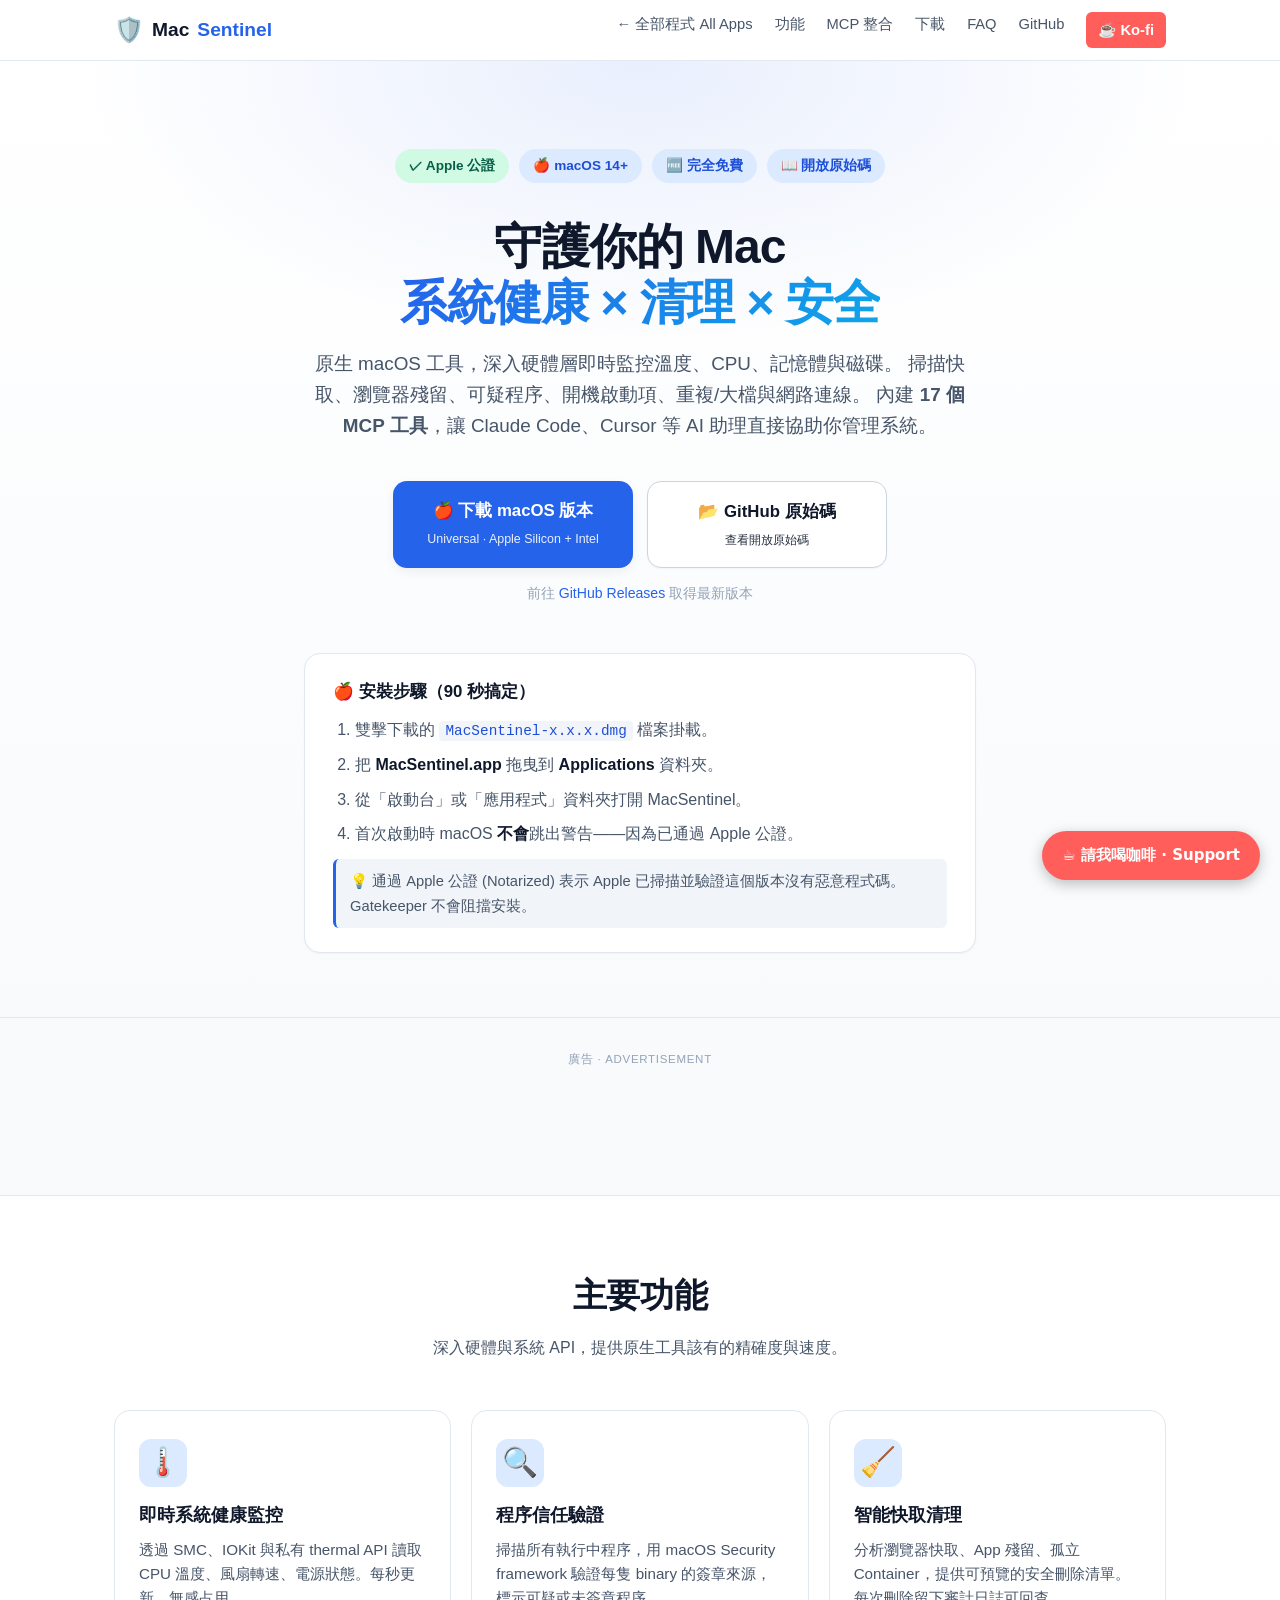
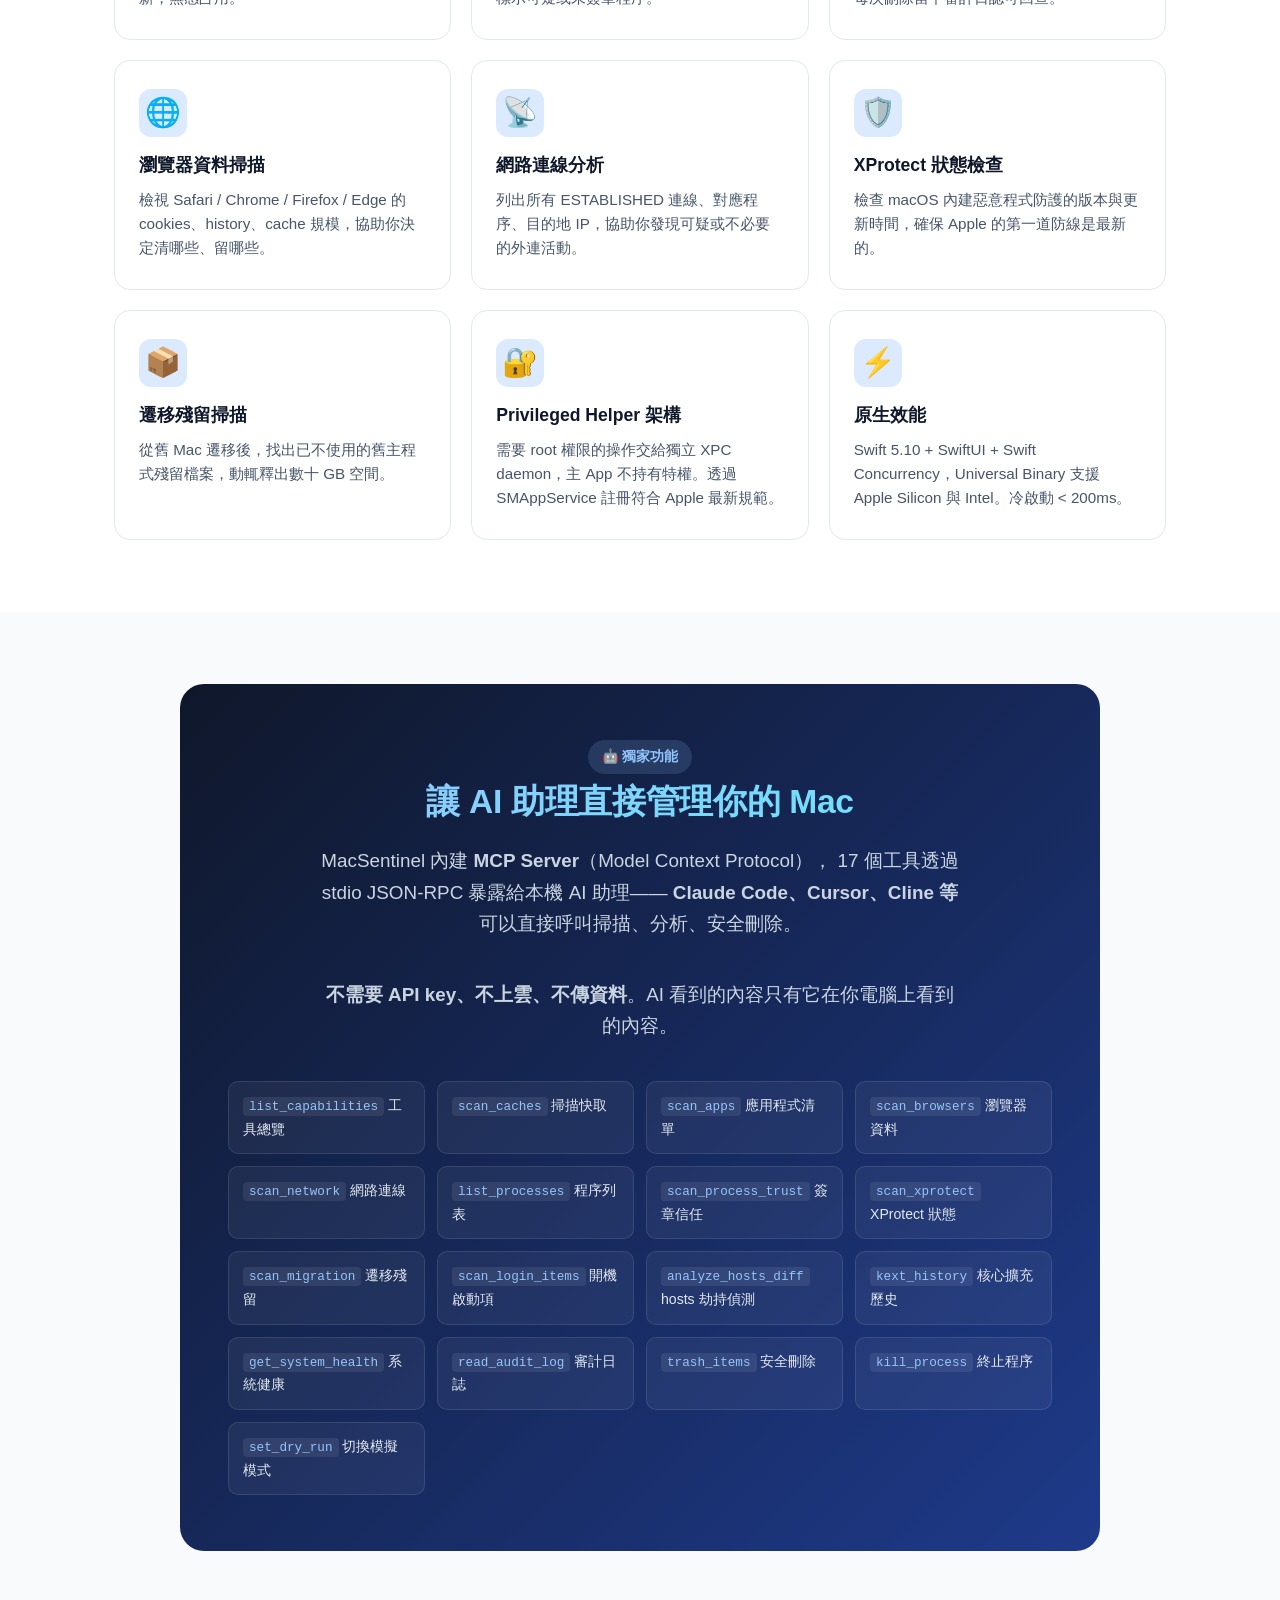
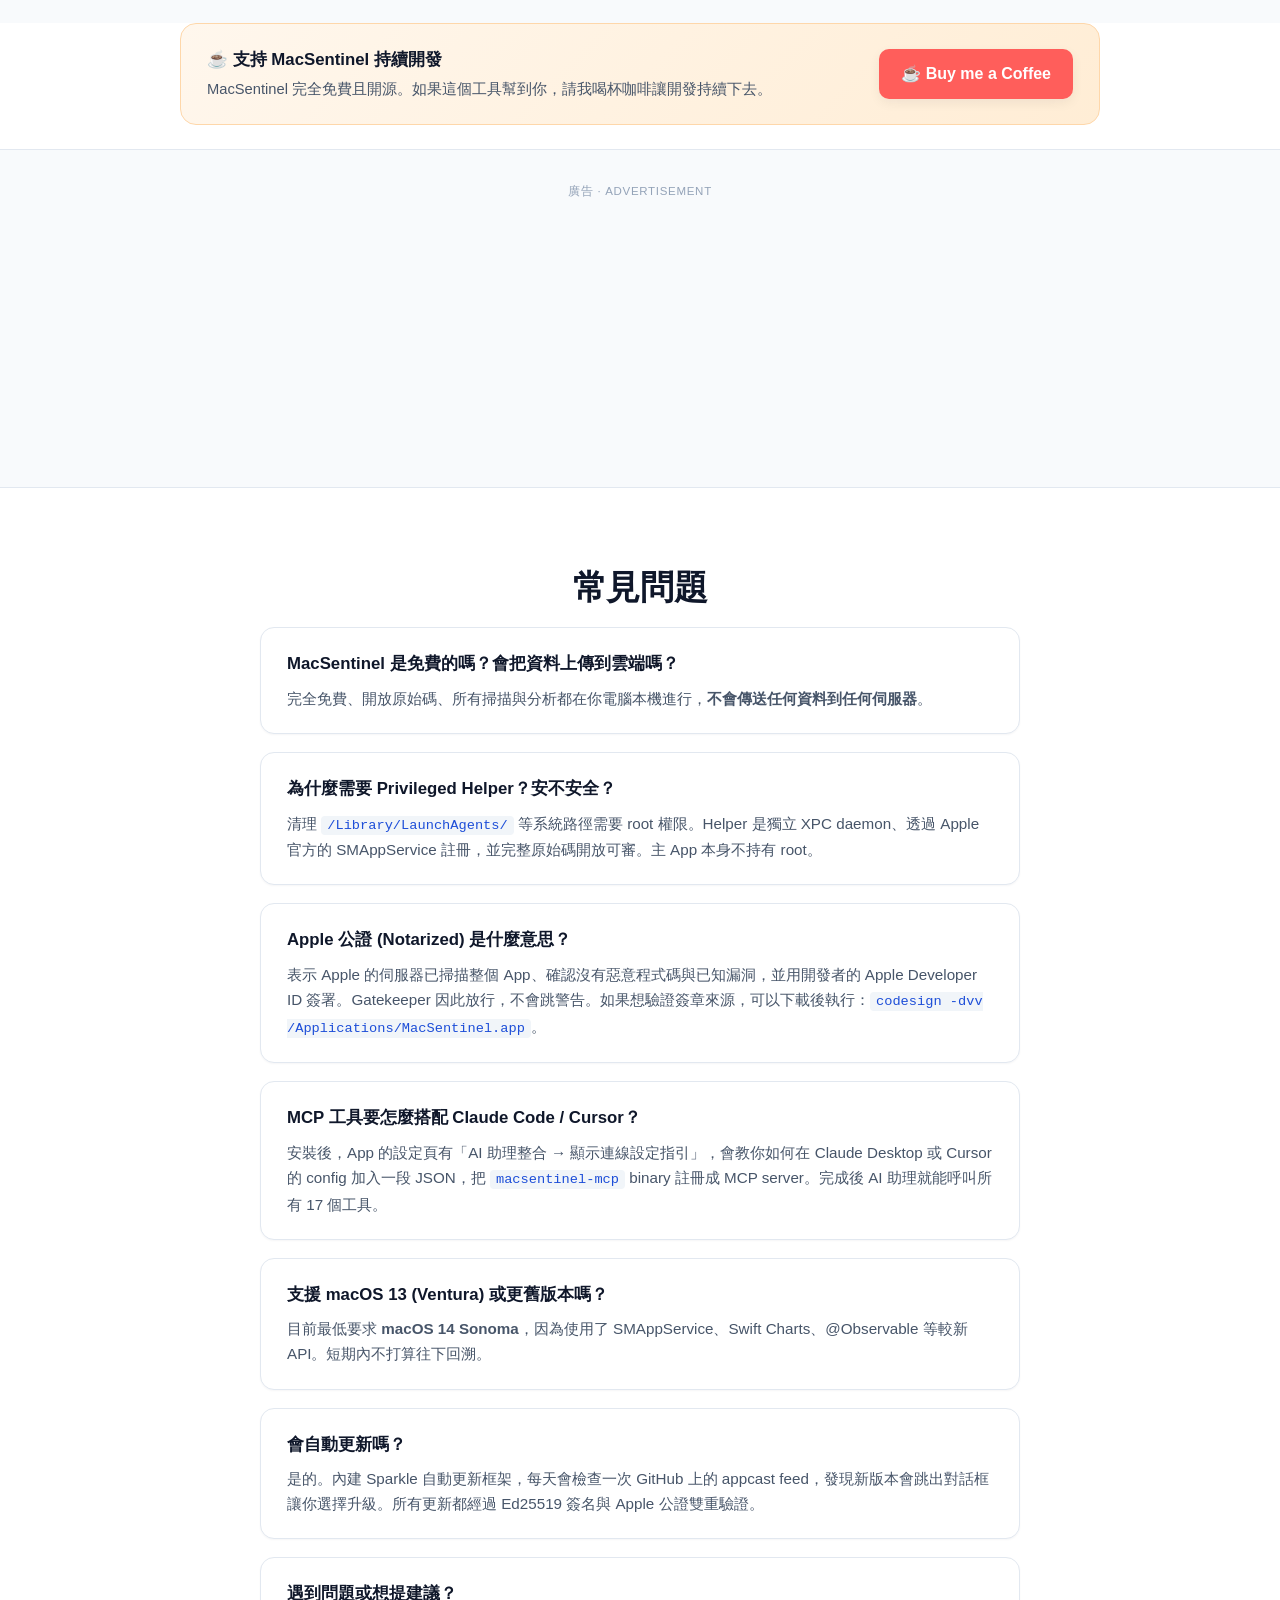
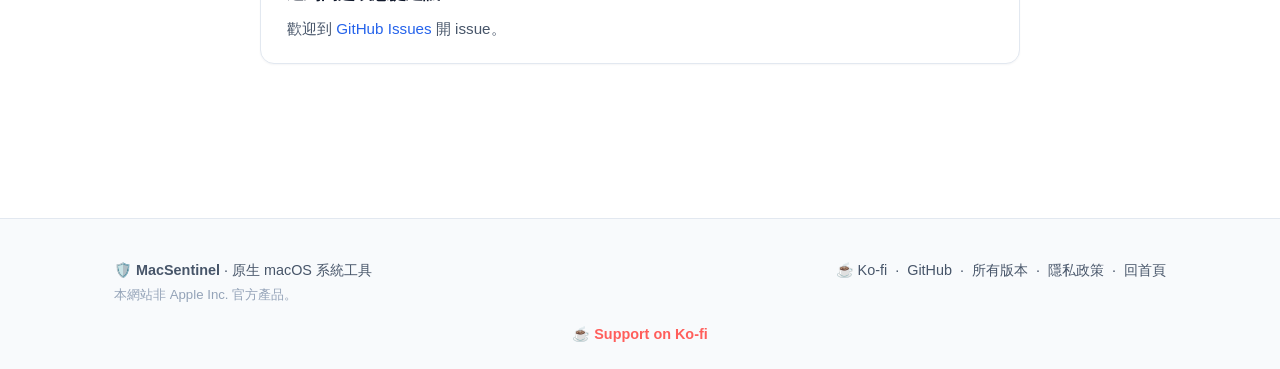
<file: MacSentinel/index.html>
<!DOCTYPE html>
<html lang="zh-TW">
<head>
  <meta charset="UTF-8" />
  <meta name="viewport" content="width=device-width, initial-scale=1.0" />
  <title>MacSentinel — 原生 macOS 系統優化與安全工具</title>
  <meta name="description" content="MacSentinel 是免費的原生 macOS 系統健康、清理與安全檢查工具，已通過 Apple 公證，內建 17 個 MCP 工具讓本機 AI 助理直接協助你管理系統。" />
  <meta name="keywords" content="MacSentinel, macOS, mac optimization, system cleanup, mac security, MCP, Claude Code, Cursor" />
  <meta name="theme-color" content="#2563eb" />

  <!-- Open Graph -->
  <meta property="og:title" content="MacSentinel — 原生 macOS 系統優化與安全工具" />
  <meta property="og:description" content="免費、Apple 公證、開源。內建 MCP 工具讓本機 AI 助理協助你的 Mac。" />
  <meta property="og:type" content="website" />
  <meta property="og:url" content="https://cenxialiu7-cloud.github.io/MacSentinel/" />

  <link rel="stylesheet" href="./style.css" />
  <link rel="icon" href="data:image/svg+xml,<svg xmlns='http://www.w3.org/2000/svg' viewBox='0 0 100 100'><text y='.9em' font-size='90'>🛡️</text></svg>" />

  <!-- 廣告：僅保留 /ads/*.html iframe 隔離橫幅；不載入任何全域追蹤或 popunder 腳本。 -->
</head>
<body>

  <!-- ─── Ko-fi floating button (always visible) ─── -->
  <a href="https://ko-fi.com/yoyoisgood" target="_blank" rel="noopener"
     style="position:fixed;bottom:20px;right:20px;background:#FF5E5B;color:#fff;padding:12px 20px;border-radius:50px;text-decoration:none;font-weight:600;box-shadow:0 4px 14px rgba(0,0,0,0.25);z-index:9999;font-size:15px;font-family:system-ui,-apple-system,sans-serif;">
    ☕ 請我喝咖啡 · Support
  </a>

    <!-- ─── Header ─── -->
  <header class="site-header">
    <div class="container header-inner">
      <a href="./" class="logo"><span class="logo-icon">🛡️</span> Mac<span>Sentinel</span></a>
      <nav>
        <a href="../">← 全部程式 All Apps</a>
        <a href="#features">功能</a>
        <a href="#mcp">MCP 整合</a>
        <a href="#download">下載</a>
        <a href="#faq">FAQ</a>
        <a href="https://github.com/cenxialiu7-cloud/MacSentinel" target="_blank" rel="noopener">GitHub</a>
        <a href="https://ko-fi.com/yoyoisgood" target="_blank" rel="noopener" style="background:#FF5E5B;color:#fff;padding:6px 12px;border-radius:6px;text-decoration:none;font-weight:600;">☕ Ko-fi</a>
      </nav>
    </div>
  </header>

  <!-- ─── Hero ─── -->
  <section class="hero">
    <div class="container">
      <div class="badges">
        <span class="badge success">✓ Apple 公證</span>
        <span class="badge">🍎 macOS 14+</span>
        <span class="badge">🆓 完全免費</span>
        <span class="badge">📖 開放原始碼</span>
      </div>

      <h1>
        守護你的 Mac<br/>
        <span class="gradient">系統健康 × 清理 × 安全</span>
      </h1>

      <p class="lead">
        原生 macOS 工具，深入硬體層即時監控溫度、CPU、記憶體與磁碟。
        掃描快取、瀏覽器殘留、可疑程序、開機啟動項、重複/大檔與網路連線。
        內建 <strong>17 個 MCP 工具</strong>，讓 Claude Code、Cursor 等 AI 助理直接協助你管理系統。
      </p>

      <!-- Download buttons — populated dynamically from the latest GitHub Release -->
      <div id="download" class="download-buttons">
        <a id="dl-mac" class="btn btn-primary" href="https://github.com/cenxialiu7-cloud/MacSentinel/releases/latest" rel="noopener">
          🍎 下載 macOS 版本
          <span class="btn-sub" id="dl-mac-sub">Universal · Apple Silicon + Intel</span>
        </a>
        <a class="btn btn-secondary" href="https://github.com/cenxialiu7-cloud/MacSentinel" target="_blank" rel="noopener">
          📂 GitHub 原始碼
          <span class="btn-sub">查看開放原始碼</span>
        </a>
      </div>
      <p class="version-note" id="version-note">正在載入最新版本…</p>

      <!-- Install instructions -->
      <div class="container install-guides">
        <div class="install-card">
          <h3>🍎 安裝步驟（90 秒搞定）</h3>
          <ol>
            <li>雙擊下載的 <code>MacSentinel-x.x.x.dmg</code> 檔案掛載。</li>
            <li>把 <strong>MacSentinel.app</strong> 拖曳到 <strong>Applications</strong> 資料夾。</li>
            <li>從「啟動台」或「應用程式」資料夾打開 MacSentinel。</li>
            <li>首次啟動時 macOS <strong>不會</strong>跳出警告——因為已通過 Apple 公證。</li>
          </ol>
          <p class="install-tip">
            💡 通過 Apple 公證 (Notarized) 表示 Apple 已掃描並驗證這個版本沒有惡意程式碼。
            Gatekeeper 不會阻擋安裝。
          </p>
        </div>
      </div>
    </div>
  </section>

  <!-- ═══ AD ZONE #1 — Leaderboard 728×90 ═══ -->
  <div class="ad-zone-wrap">
    <div class="ad-label">廣告 · Advertisement</div>
    <iframe src="../ads/lb728.html" width="728" height="90" scrolling="no" frameborder="0"
            style="border:0;overflow:hidden;max-width:100%" title="ad" loading="lazy"></iframe>
  </div>

  <!-- ─── Features ─── -->
  <section id="features" class="section">
    <div class="container">
      <h2>主要功能</h2>
      <p class="section-lead">深入硬體與系統 API，提供原生工具該有的精確度與速度。</p>

      <div class="feature-grid">
        <div class="feature-card">
          <div class="feature-icon">🌡️</div>
          <h3>即時系統健康監控</h3>
          <p>透過 SMC、IOKit 與私有 thermal API 讀取 CPU 溫度、風扇轉速、電源狀態。每秒更新，無感占用。</p>
        </div>

        <div class="feature-card">
          <div class="feature-icon">🔍</div>
          <h3>程序信任驗證</h3>
          <p>掃描所有執行中程序，用 macOS Security framework 驗證每隻 binary 的簽章來源，標示可疑或未簽章程序。</p>
        </div>

        <div class="feature-card">
          <div class="feature-icon">🧹</div>
          <h3>智能快取清理</h3>
          <p>分析瀏覽器快取、App 殘留、孤立 Container，提供可預覽的安全刪除清單。每次刪除留下審計日誌可回查。</p>
        </div>

        <div class="feature-card">
          <div class="feature-icon">🌐</div>
          <h3>瀏覽器資料掃描</h3>
          <p>檢視 Safari / Chrome / Firefox / Edge 的 cookies、history、cache 規模，協助你決定清哪些、留哪些。</p>
        </div>

        <div class="feature-card">
          <div class="feature-icon">📡</div>
          <h3>網路連線分析</h3>
          <p>列出所有 ESTABLISHED 連線、對應程序、目的地 IP，協助你發現可疑或不必要的外連活動。</p>
        </div>

        <div class="feature-card">
          <div class="feature-icon">🛡️</div>
          <h3>XProtect 狀態檢查</h3>
          <p>檢查 macOS 內建惡意程式防護的版本與更新時間，確保 Apple 的第一道防線是最新的。</p>
        </div>

        <div class="feature-card">
          <div class="feature-icon">📦</div>
          <h3>遷移殘留掃描</h3>
          <p>從舊 Mac 遷移後，找出已不使用的舊主程式殘留檔案，動輒釋出數十 GB 空間。</p>
        </div>

        <div class="feature-card">
          <div class="feature-icon">🔐</div>
          <h3>Privileged Helper 架構</h3>
          <p>需要 root 權限的操作交給獨立 XPC daemon，主 App 不持有特權。透過 SMAppService 註冊符合 Apple 最新規範。</p>
        </div>

        <div class="feature-card">
          <div class="feature-icon">⚡</div>
          <h3>原生效能</h3>
          <p>Swift 5.10 + SwiftUI + Swift Concurrency，Universal Binary 支援 Apple Silicon 與 Intel。冷啟動 &lt; 200ms。</p>
        </div>
      </div>
    </div>
  </section>

  <!-- ─── MCP highlight (unique selling point) ─── -->
  <section id="mcp" class="section section-alt">
    <div class="container">
      <div class="mcp-highlight">
        <span class="badge" style="background:rgba(147,197,253,0.15);color:#93c5fd">🤖 獨家功能</span>
        <h2>讓 AI 助理直接管理你的 Mac</h2>
        <p class="lead">
          MacSentinel 內建 <strong>MCP Server</strong>（Model Context Protocol），
          17 個工具透過 stdio JSON-RPC 暴露給本機 AI 助理——
          <strong>Claude Code、Cursor、Cline 等</strong>可以直接呼叫掃描、分析、安全刪除。
        </p>
        <p class="lead" style="margin-top:12px">
          <strong>不需要 API key、不上雲、不傳資料</strong>。AI 看到的內容只有它在你電腦上看到的內容。
        </p>

        <div class="mcp-tools">
          <div class="mcp-tool"><code>list_capabilities</code> 工具總覽</div>
          <div class="mcp-tool"><code>scan_caches</code> 掃描快取</div>
          <div class="mcp-tool"><code>scan_apps</code> 應用程式清單</div>
          <div class="mcp-tool"><code>scan_browsers</code> 瀏覽器資料</div>
          <div class="mcp-tool"><code>scan_network</code> 網路連線</div>
          <div class="mcp-tool"><code>list_processes</code> 程序列表</div>
          <div class="mcp-tool"><code>scan_process_trust</code> 簽章信任</div>
          <div class="mcp-tool"><code>scan_xprotect</code> XProtect 狀態</div>
          <div class="mcp-tool"><code>scan_migration</code> 遷移殘留</div>
          <div class="mcp-tool"><code>scan_login_items</code> 開機啟動項</div>
          <div class="mcp-tool"><code>analyze_hosts_diff</code> hosts 劫持偵測</div>
          <div class="mcp-tool"><code>kext_history</code> 核心擴充歷史</div>
          <div class="mcp-tool"><code>get_system_health</code> 系統健康</div>
          <div class="mcp-tool"><code>read_audit_log</code> 審計日誌</div>
          <div class="mcp-tool"><code>trash_items</code> 安全刪除</div>
          <div class="mcp-tool"><code>kill_process</code> 終止程序</div>
          <div class="mcp-tool"><code>set_dry_run</code> 切換模擬模式</div>
        </div>
      </div>
    </div>
  </section>

  <!-- ─── Support / Ko-fi (donation, prominent) ─── -->
  <section class="section" style="padding-top:0; padding-bottom:24px;">
    <div class="container">
      <div class="kofi-banner">
        <div class="kofi-text">
          <h4>☕ 支持 MacSentinel 持續開發</h4>
          <p>MacSentinel 完全免費且開源。如果這個工具幫到你，請我喝杯咖啡讓開發持續下去。</p>
        </div>
        <a class="kofi-btn" href="https://ko-fi.com/yoyoisgood" target="_blank" rel="noopener">
          ☕ Buy me a Coffee
        </a>
      </div>
    </div>
  </section>

  <!-- ═══ AD ZONE #2 — Rectangle 300×250 ═══ -->
  <div class="ad-zone-wrap">
    <div class="ad-label">廣告 · Advertisement</div>
    <iframe src="../ads/rect300.html" width="300" height="250" scrolling="no" frameborder="0"
            style="border:0;overflow:hidden;max-width:100%" title="ad" loading="lazy"></iframe>
  </div>

  <!-- ─── FAQ ─── -->
  <section id="faq" class="section">
    <div class="container">
      <h2>常見問題</h2>

      <div class="faq-item">
        <h3>MacSentinel 是免費的嗎？會把資料上傳到雲端嗎？</h3>
        <p>完全免費、開放原始碼、所有掃描與分析都在你電腦本機進行，<strong>不會傳送任何資料到任何伺服器</strong>。</p>
      </div>

      <div class="faq-item">
        <h3>為什麼需要 Privileged Helper？安不安全？</h3>
        <p>清理 <code>/Library/LaunchAgents/</code> 等系統路徑需要 root 權限。Helper 是獨立 XPC daemon、透過 Apple 官方的 SMAppService 註冊，並完整原始碼開放可審。主 App 本身不持有 root。</p>
      </div>

      <div class="faq-item">
        <h3>Apple 公證 (Notarized) 是什麼意思？</h3>
        <p>表示 Apple 的伺服器已掃描整個 App、確認沒有惡意程式碼與已知漏洞，並用開發者的 Apple Developer ID 簽署。Gatekeeper 因此放行，不會跳警告。如果想驗證簽章來源，可以下載後執行：<code>codesign -dvv /Applications/MacSentinel.app</code>。</p>
      </div>

      <div class="faq-item">
        <h3>MCP 工具要怎麼搭配 Claude Code / Cursor？</h3>
        <p>安裝後，App 的設定頁有「AI 助理整合 → 顯示連線設定指引」，會教你如何在 Claude Desktop 或 Cursor 的 config 加入一段 JSON，把 <code>macsentinel-mcp</code> binary 註冊成 MCP server。完成後 AI 助理就能呼叫所有 17 個工具。</p>
      </div>

      <div class="faq-item">
        <h3>支援 macOS 13 (Ventura) 或更舊版本嗎？</h3>
        <p>目前最低要求 <strong>macOS 14 Sonoma</strong>，因為使用了 SMAppService、Swift Charts、@Observable 等較新 API。短期內不打算往下回溯。</p>
      </div>

      <div class="faq-item">
        <h3>會自動更新嗎？</h3>
        <p>是的。內建 Sparkle 自動更新框架，每天會檢查一次 GitHub 上的 appcast feed，發現新版本會跳出對話框讓你選擇升級。所有更新都經過 Ed25519 簽名與 Apple 公證雙重驗證。</p>
      </div>

      <div class="faq-item">
        <h3>遇到問題或想提建議？</h3>
        <p>歡迎到 <a href="https://github.com/cenxialiu7-cloud/MacSentinel/issues" target="_blank" rel="noopener">GitHub Issues</a> 開 issue。</p>
      </div>
    </div>
  </section>

  <!-- ─── Footer ─── -->
  <footer class="site-footer">
    <div class="container footer-inner">
      <div>
        🛡️ <strong>MacSentinel</strong> · 原生 macOS 系統工具<br/>
        <span class="muted">本網站非 Apple Inc. 官方產品。</span>
      </div>
      <div>
        <a href="https://ko-fi.com/yoyoisgood" target="_blank" rel="noopener">☕ Ko-fi</a>
        &nbsp;·&nbsp;
        <a href="https://github.com/cenxialiu7-cloud/MacSentinel" target="_blank" rel="noopener">GitHub</a>
        &nbsp;·&nbsp;
        <a href="https://github.com/cenxialiu7-cloud/MacSentinel/releases" target="_blank" rel="noopener">所有版本</a>
        &nbsp;·&nbsp;
        <a href="../privacy.html">隱私政策</a>
        &nbsp;·&nbsp;
        <a href="../">回首頁</a>
      </div>
    </div>
    <p style="text-align:center;margin-top:16px;"><a href="https://ko-fi.com/yoyoisgood" target="_blank" rel="noopener" style="color:#FF5E5B;font-weight:600;">☕ Support on Ko-fi</a></p>
  </footer>

  <script src="./app.js"></script>
</body>
</html>
</file>
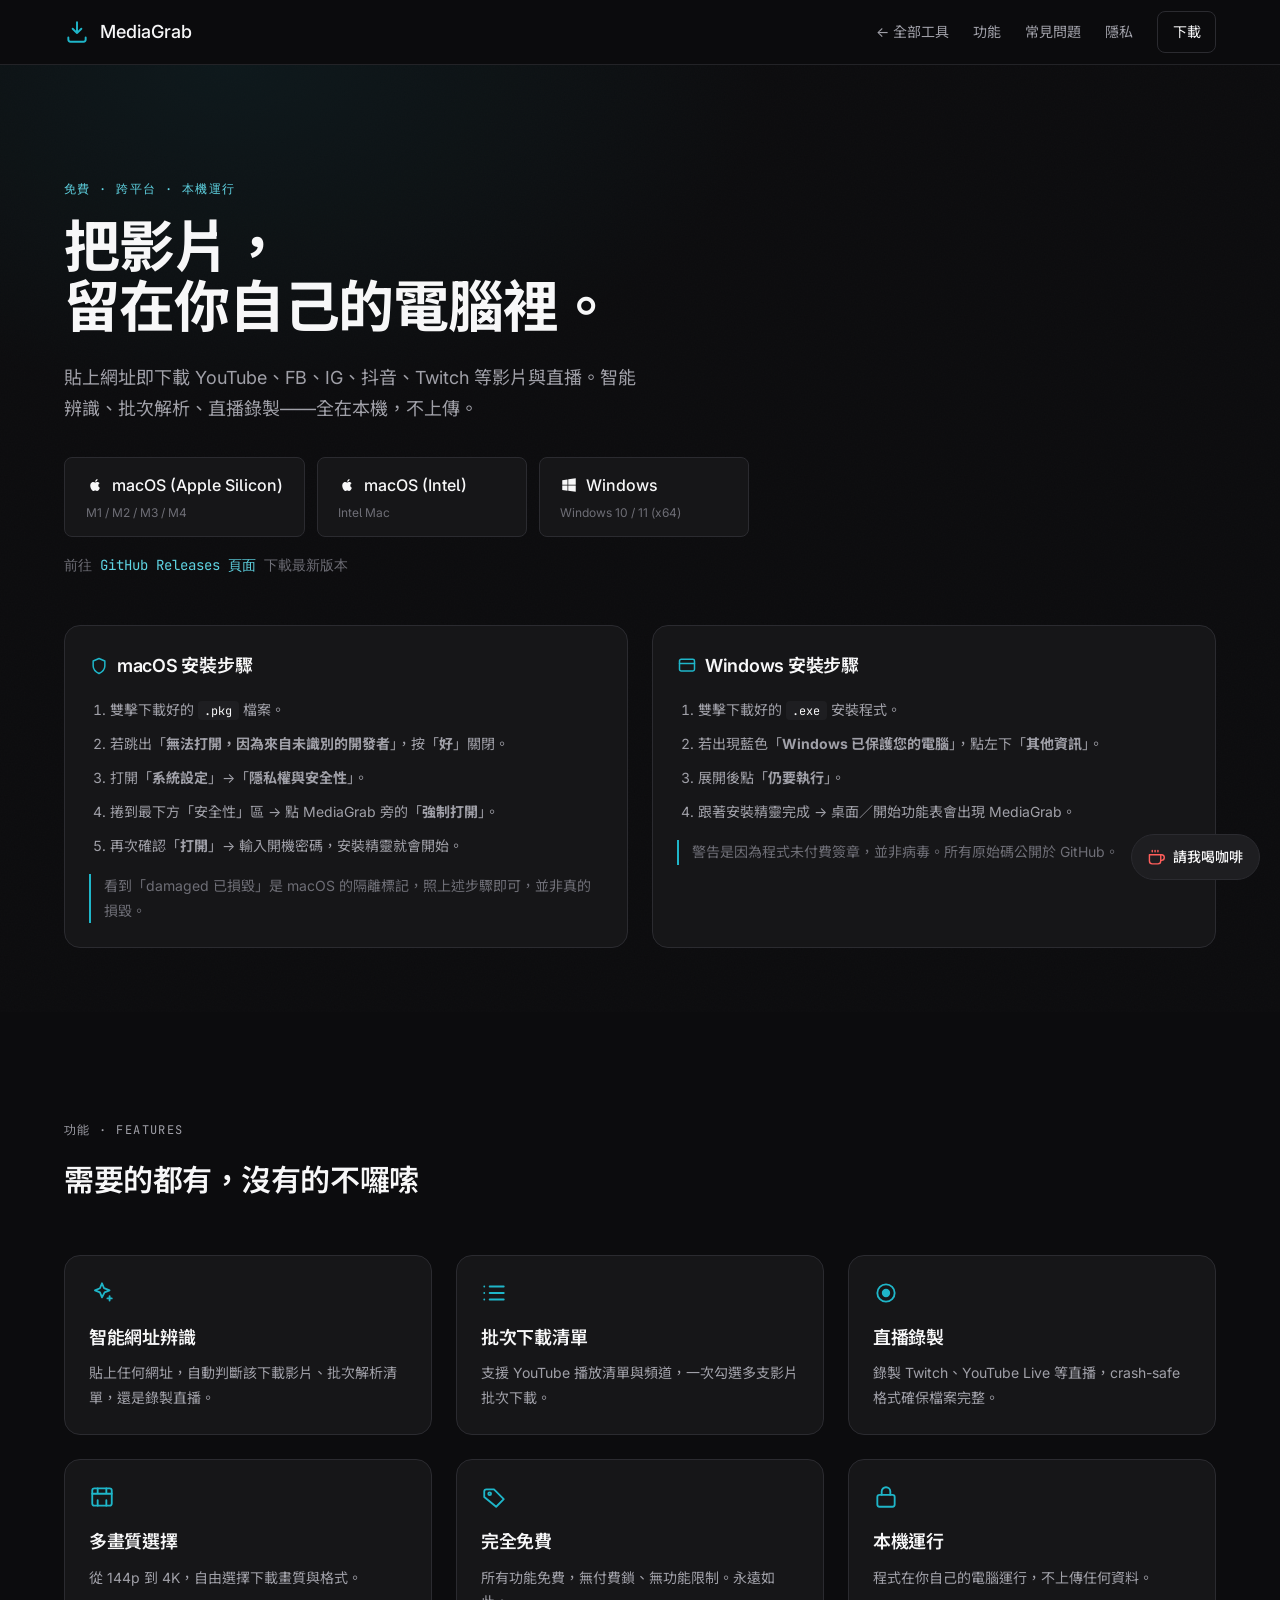
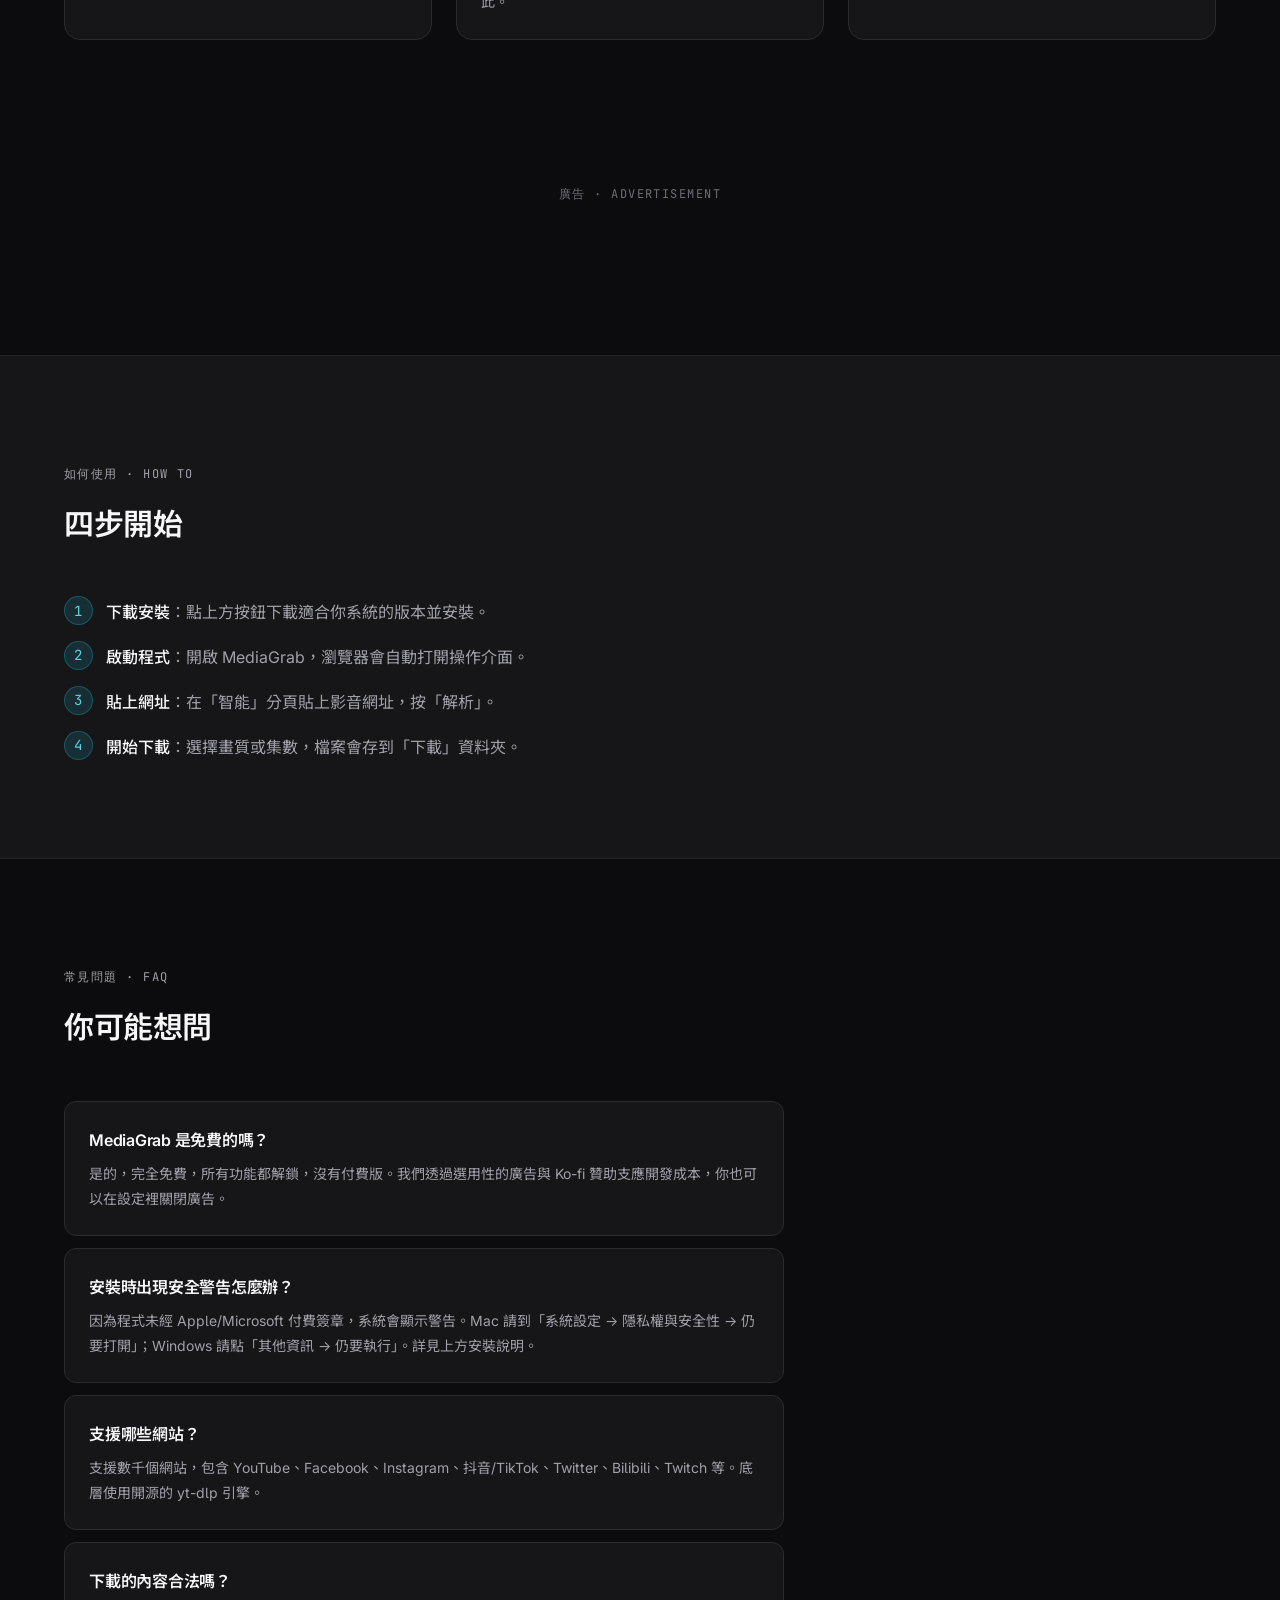
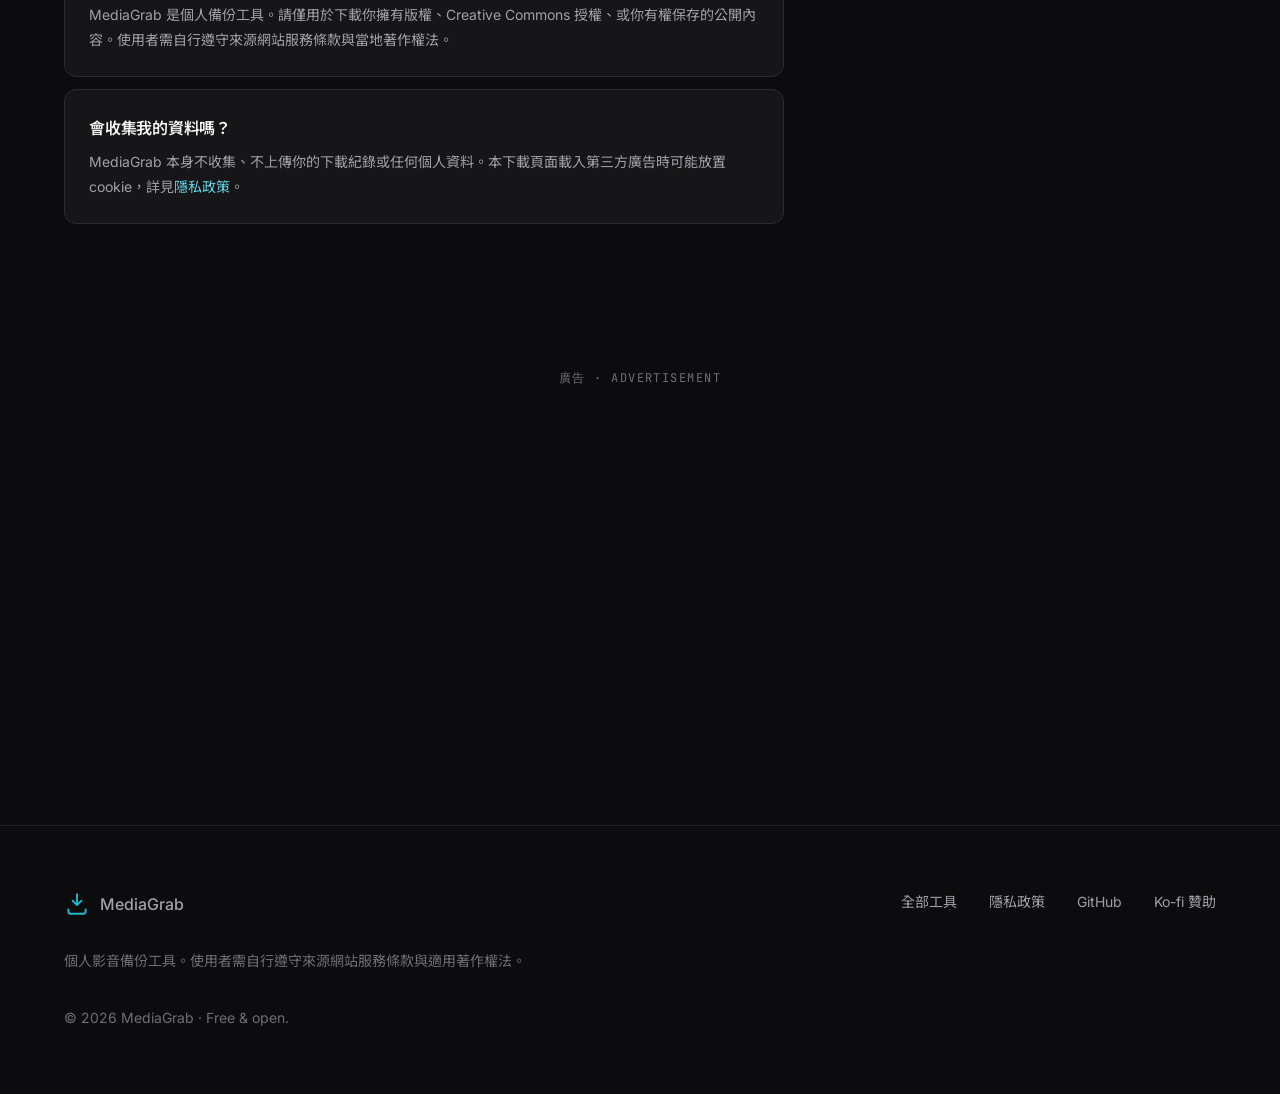
<file: MediaGrab/index.html>
<!DOCTYPE html>
<html lang="zh-Hant" class="theme-mediagrab">
<head>
  <meta charset="UTF-8" />
  <meta name="viewport" content="width=device-width, initial-scale=1.0" />
  <title>MediaGrab — 個人影音備份工具</title>
  <meta name="description" content="MediaGrab 是免費的跨平台影音備份工具，支援 Mac 與 Windows。一鍵儲存你自己的影片、Creative Commons 與公開內容到本機。" />
  <meta name="keywords" content="影音備份, video backup, MediaGrab, Mac, Windows, downloader, yt-dlp" />
  <meta property="og:title" content="MediaGrab — 個人影音備份工具" />
  <meta property="og:description" content="免費跨平台影音備份工具，支援 Mac 與 Windows。本機運行、不上傳。" />
  <meta property="og:type" content="website" />

  <link rel="preconnect" href="https://fonts.googleapis.com" />
  <link rel="preconnect" href="https://fonts.gstatic.com" crossorigin />
  <link href="https://fonts.googleapis.com/css2?family=Inter:wght@400;500;600;700&family=JetBrains+Mono:wght@400;500&family=Noto+Sans+TC:wght@400;500;700&display=swap" rel="stylesheet" />
  <link rel="stylesheet" href="/assets/tokens.css" />
  <link rel="stylesheet" href="/assets/base.css" />
  <link rel="icon" href="data:image/svg+xml,%3Csvg xmlns='http://www.w3.org/2000/svg' viewBox='0 0 24 24' fill='none' stroke='%231fb6c9' stroke-width='1.8' stroke-linecap='round' stroke-linejoin='round'%3E%3Cpath d='M12 3v10m0 0 4-4m-4 4-4-4'/%3E%3Cpath d='M4 17v2a2 2 0 0 0 2 2h12a2 2 0 0 0 2-2v-2'/%3E%3C/svg%3E" />
</head>
<body>

  <!-- Ko-fi 浮動鈕 -->
  <a href="https://ko-fi.com/yoyoisgood" target="_blank" rel="noopener" class="kofi-float">
    <svg viewBox="0 0 24 24" fill="none" stroke="currentColor" stroke-width="2" stroke-linecap="round" stroke-linejoin="round"><path d="M18 8h1a4 4 0 0 1 0 8h-1"/><path d="M2 8h16v9a4 4 0 0 1-4 4H6a4 4 0 0 1-4-4Z"/><path d="M6 2v2M10 2v2M14 2v2"/></svg>
    請我喝咖啡
  </a>

  <!-- Nav -->
  <header class="nav">
    <div class="container nav-inner">
      <a href="/" class="brand">
        <svg viewBox="0 0 24 24" fill="none" stroke="var(--accent)" stroke-width="1.8" stroke-linecap="round" stroke-linejoin="round"><path d="M12 3v10m0 0 4-4m-4 4-4-4"/><path d="M4 17v2a2 2 0 0 0 2 2h12a2 2 0 0 0 2-2v-2"/></svg>
        <span>MediaGrab</span>
      </a>
      <nav class="nav-links">
        <a href="/">← 全部工具</a>
        <a href="#features">功能</a>
        <a href="#faq">常見問題</a>
        <a href="/privacy.html">隱私</a>
        <a href="#download" class="nav-cta">下載</a>
      </nav>
    </div>
  </header>

  <!-- Hero -->
  <section class="hero" id="download">
    <div class="container">
      <p class="eyebrow"><span class="mono">免費 · 跨平台 · 本機運行</span></p>
      <h1 class="display" style="margin-top:var(--space-4)">把影片，<br>留在你自己的電腦裡。</h1>
      <p class="lead">貼上網址即下載 YouTube、FB、IG、抖音、Twitch 等影片與直播。智能辨識、批次解析、直播錄製——全在本機，不上傳。</p>

      <div class="dl-row">
        <a id="dl-mac-arm" class="dl" href="#" rel="noopener">
          <span class="dl-os"><svg viewBox="0 0 24 24" fill="currentColor"><path d="M16.4 12.6c0-2 1.6-3 1.7-3.05-.93-1.36-2.38-1.55-2.9-1.57-1.23-.12-2.4.72-3.02.72-.63 0-1.59-.7-2.61-.68-1.34.02-2.58.78-3.27 1.98-1.4 2.42-.36 6 1 7.97.67.96 1.46 2.04 2.5 2 1-.04 1.39-.65 2.6-.65 1.21 0 1.56.65 2.62.63 1.08-.02 1.77-.98 2.43-1.95.77-1.12 1.08-2.2 1.1-2.26-.02-.01-2.1-.81-2.12-3.2zM14.6 6.6c.55-.67.93-1.6.82-2.53-.8.03-1.77.53-2.34 1.2-.51.58-.96 1.53-.84 2.43.9.07 1.8-.45 2.36-1.1z"/></svg> macOS (Apple Silicon)</span>
          <span class="dl-sub" id="dl-mac-arm-sub">M1 / M2 / M3 / M4</span>
        </a>
        <a id="dl-mac-intel" class="dl" href="#" rel="noopener">
          <span class="dl-os"><svg viewBox="0 0 24 24" fill="currentColor"><path d="M16.4 12.6c0-2 1.6-3 1.7-3.05-.93-1.36-2.38-1.55-2.9-1.57-1.23-.12-2.4.72-3.02.72-.63 0-1.59-.7-2.61-.68-1.34.02-2.58.78-3.27 1.98-1.4 2.42-.36 6 1 7.97.67.96 1.46 2.04 2.5 2 1-.04 1.39-.65 2.6-.65 1.21 0 1.56.65 2.62.63 1.08-.02 1.77-.98 2.43-1.95.77-1.12 1.08-2.2 1.1-2.26-.02-.01-2.1-.81-2.12-3.2zM14.6 6.6c.55-.67.93-1.6.82-2.53-.8.03-1.77.53-2.34 1.2-.51.58-.96 1.53-.84 2.43.9.07 1.8-.45 2.36-1.1z"/></svg> macOS (Intel)</span>
          <span class="dl-sub">Intel Mac</span>
        </a>
        <a id="dl-win" class="dl" href="#" rel="noopener">
          <span class="dl-os"><svg viewBox="0 0 24 24" fill="currentColor"><path d="M3 5.5 10 4.5v7H3zM11 4.3 21 3v8.5H11zM3 12.5h7v7L3 18.5zM11 12.5h10V21l-10-1.3z"/></svg> Windows</span>
          <span class="dl-sub" id="dl-win-sub">Windows 10 / 11 (x64)</span>
        </a>
      </div>
      <p class="version-note" id="version-note">正在載入最新版本…</p>

      <div class="guides">
        <div class="guide">
          <h3><svg viewBox="0 0 24 24" fill="none" stroke="currentColor" stroke-width="1.8" stroke-linecap="round" stroke-linejoin="round"><path d="M12 3 5 6v6c0 4 3 7 7 9 4-2 7-5 7-9V6z"/></svg> macOS 安裝步驟</h3>
          <ol>
            <li>雙擊下載好的 <code>.pkg</code> 檔案。</li>
            <li>若跳出「<strong>無法打開，因為來自未識別的開發者</strong>」，按「<strong>好</strong>」關閉。</li>
            <li>打開「<strong>系統設定</strong>」→「<strong>隱私權與安全性</strong>」。</li>
            <li>捲到最下方「安全性」區 → 點 MediaGrab 旁的「<strong>強制打開</strong>」。</li>
            <li>再次確認「<strong>打開</strong>」→ 輸入開機密碼，安裝精靈就會開始。</li>
          </ol>
          <p class="tip">看到「damaged 已損毀」是 macOS 的隔離標記，照上述步驟即可，並非真的損毀。</p>
        </div>
        <div class="guide">
          <h3><svg viewBox="0 0 24 24" fill="none" stroke="currentColor" stroke-width="1.8" stroke-linecap="round" stroke-linejoin="round"><rect x="3" y="4" width="18" height="14" rx="2"/><path d="M3 9h18"/></svg> Windows 安裝步驟</h3>
          <ol>
            <li>雙擊下載好的 <code>.exe</code> 安裝程式。</li>
            <li>若出現藍色「<strong>Windows 已保護您的電腦</strong>」，點左下「<strong>其他資訊</strong>」。</li>
            <li>展開後點「<strong>仍要執行</strong>」。</li>
            <li>跟著安裝精靈完成 → 桌面／開始功能表會出現 MediaGrab。</li>
          </ol>
          <p class="tip">警告是因為程式未付費簽章，並非病毒。所有原始碼公開於 GitHub。</p>
        </div>
      </div>
    </div>
  </section>

  <!-- Features -->
  <section id="features" class="section">
    <div class="container">
      <div class="section-head reveal">
        <p class="eyebrow"><span class="mono">功能 · FEATURES</span></p>
        <h2>需要的都有，沒有的不囉嗦</h2>
      </div>
      <div class="features">
        <div class="feature reveal">
          <svg class="ic" viewBox="0 0 24 24" fill="none" stroke="currentColor" stroke-width="1.7" stroke-linecap="round" stroke-linejoin="round"><path d="m12 3 1.9 4.6L19 9.5l-4.6 1.9L12 16l-1.9-4.6L5.5 9.5l4.6-1.9z"/><path d="M19 15v4M21 17h-4"/></svg>
          <h3>智能網址辨識</h3>
          <p>貼上任何網址，自動判斷該下載影片、批次解析清單，還是錄製直播。</p>
        </div>
        <div class="feature reveal">
          <svg class="ic" viewBox="0 0 24 24" fill="none" stroke="currentColor" stroke-width="1.7" stroke-linecap="round" stroke-linejoin="round"><path d="M8 6h13M8 12h13M8 18h13"/><path d="M3 6h.01M3 12h.01M3 18h.01"/></svg>
          <h3>批次下載清單</h3>
          <p>支援 YouTube 播放清單與頻道，一次勾選多支影片批次下載。</p>
        </div>
        <div class="feature reveal">
          <svg class="ic" viewBox="0 0 24 24" fill="none" stroke="currentColor" stroke-width="1.7" stroke-linecap="round" stroke-linejoin="round"><circle cx="12" cy="12" r="8"/><circle cx="12" cy="12" r="3" fill="currentColor"/></svg>
          <h3>直播錄製</h3>
          <p>錄製 Twitch、YouTube Live 等直播，crash-safe 格式確保檔案完整。</p>
        </div>
        <div class="feature reveal">
          <svg class="ic" viewBox="0 0 24 24" fill="none" stroke="currentColor" stroke-width="1.7" stroke-linecap="round" stroke-linejoin="round"><rect x="3" y="4" width="18" height="16" rx="2"/><path d="M3 9h18M8 4v5M16 4v5M8 20v-5M16 20v-5"/></svg>
          <h3>多畫質選擇</h3>
          <p>從 144p 到 4K，自由選擇下載畫質與格式。</p>
        </div>
        <div class="feature reveal">
          <svg class="ic" viewBox="0 0 24 24" fill="none" stroke="currentColor" stroke-width="1.7" stroke-linecap="round" stroke-linejoin="round"><path d="M3 12V7a2 2 0 0 1 2-2h7l9 9-7 7z"/><circle cx="8" cy="9" r="1.3"/></svg>
          <h3>完全免費</h3>
          <p>所有功能免費，無付費鎖、無功能限制。永遠如此。</p>
        </div>
        <div class="feature reveal">
          <svg class="ic" viewBox="0 0 24 24" fill="none" stroke="currentColor" stroke-width="1.7" stroke-linecap="round" stroke-linejoin="round"><rect x="4" y="10" width="16" height="11" rx="2"/><path d="M8 10V7a4 4 0 0 1 8 0v3"/></svg>
          <h3>本機運行</h3>
          <p>程式在你自己的電腦運行，不上傳任何資料。</p>
        </div>
      </div>
    </div>
  </section>

  <!-- 合併廣告位 #1 -->
  <div class="container">
    <div class="ad-slot">
      <span class="ad-label">廣告 · Advertisement</span>
      <iframe src="/ads/lb728.html" width="728" height="90" scrolling="no" loading="lazy" title="advertisement"></iframe>
    </div>
  </div>

  <!-- How to use -->
  <section class="section section-alt">
    <div class="container">
      <div class="section-head reveal">
        <p class="eyebrow"><span class="mono">如何使用 · HOW TO</span></p>
        <h2>四步開始</h2>
      </div>
      <ol class="steps reveal">
        <li><strong>下載安裝</strong>：點上方按鈕下載適合你系統的版本並安裝。</li>
        <li><strong>啟動程式</strong>：開啟 MediaGrab，瀏覽器會自動打開操作介面。</li>
        <li><strong>貼上網址</strong>：在「智能」分頁貼上影音網址，按「解析」。</li>
        <li><strong>開始下載</strong>：選擇畫質或集數，檔案會存到「下載」資料夾。</li>
      </ol>
    </div>
  </section>

  <!-- FAQ -->
  <section id="faq" class="section">
    <div class="container">
      <div class="section-head reveal">
        <p class="eyebrow"><span class="mono">常見問題 · FAQ</span></p>
        <h2>你可能想問</h2>
      </div>
      <div class="faq reveal">
        <div class="faq-item">
          <h3>MediaGrab 是免費的嗎？</h3>
          <p>是的，完全免費，所有功能都解鎖，沒有付費版。我們透過選用性的廣告與 Ko-fi 贊助支應開發成本，你也可以在設定裡關閉廣告。</p>
        </div>
        <div class="faq-item">
          <h3>安裝時出現安全警告怎麼辦？</h3>
          <p>因為程式未經 Apple/Microsoft 付費簽章，系統會顯示警告。Mac 請到「系統設定 → 隱私權與安全性 → 仍要打開」；Windows 請點「其他資訊 → 仍要執行」。詳見上方安裝說明。</p>
        </div>
        <div class="faq-item">
          <h3>支援哪些網站？</h3>
          <p>支援數千個網站，包含 YouTube、Facebook、Instagram、抖音/TikTok、Twitter、Bilibili、Twitch 等。底層使用開源的 yt-dlp 引擎。</p>
        </div>
        <div class="faq-item">
          <h3>下載的內容合法嗎？</h3>
          <p>MediaGrab 是個人備份工具。請僅用於下載你擁有版權、Creative Commons 授權、或你有權保存的公開內容。使用者需自行遵守來源網站服務條款與當地著作權法。</p>
        </div>
        <div class="faq-item">
          <h3>會收集我的資料嗎？</h3>
          <p>MediaGrab 本身不收集、不上傳你的下載紀錄或任何個人資料。本下載頁面載入第三方廣告時可能放置 cookie，詳見<a href="/privacy.html">隱私政策</a>。</p>
        </div>
      </div>
    </div>
  </section>

  <!-- 合併廣告位 #2 -->
  <div class="container">
    <div class="ad-slot">
      <span class="ad-label">廣告 · Advertisement</span>
      <iframe src="/ads/native.html" width="100%" height="280" scrolling="no" loading="lazy" title="advertisement" style="max-width:728px"></iframe>
    </div>
  </div>

  <!-- Footer -->
  <footer class="footer">
    <div class="container footer-grid">
      <div>
        <a href="/MediaGrab/" class="brand" style="font-size:var(--text-base)">
          <svg viewBox="0 0 24 24" fill="none" stroke="var(--accent)" stroke-width="1.8" stroke-linecap="round" stroke-linejoin="round"><path d="M12 3v10m0 0 4-4m-4 4-4-4"/><path d="M4 17v2a2 2 0 0 0 2 2h12a2 2 0 0 0 2-2v-2"/></svg>
          <span>MediaGrab</span>
        </a>
        <p class="disclaimer">個人影音備份工具。使用者需自行遵守來源網站服務條款與適用著作權法。</p>
      </div>
      <div style="display:flex;gap:var(--space-8);flex-wrap:wrap">
        <a href="/">全部工具</a>
        <a href="/privacy.html">隱私政策</a>
        <a href="https://github.com/cenxialiu7-cloud/MediaGrab" rel="noopener">GitHub</a>
        <a href="https://ko-fi.com/yoyoisgood" target="_blank" rel="noopener">Ko-fi 贊助</a>
      </div>
    </div>
    <div class="container" style="margin-top:var(--space-8)"><p class="muted" style="font-size:var(--text-sm)">© 2026 MediaGrab · Free &amp; open.</p></div>
  </footer>

  <script src="app.js"></script>
  <script>
    /* OS 偵測：凸顯使用者系統對應的主下載鍵 */
    (function () {
      var ua = navigator.userAgent || '', p = navigator.platform || '';
      var isWin = /Win/i.test(p) || /Windows/i.test(ua);
      var isMac = /Mac/i.test(p) || /Mac OS X/i.test(ua);
      var id = isWin ? 'dl-win' : (isMac ? 'dl-mac-arm' : null);
      if (id) { var el = document.getElementById(id); if (el) el.classList.add('is-primary'); }
    })();
  </script>

</body>
</html>
</file>
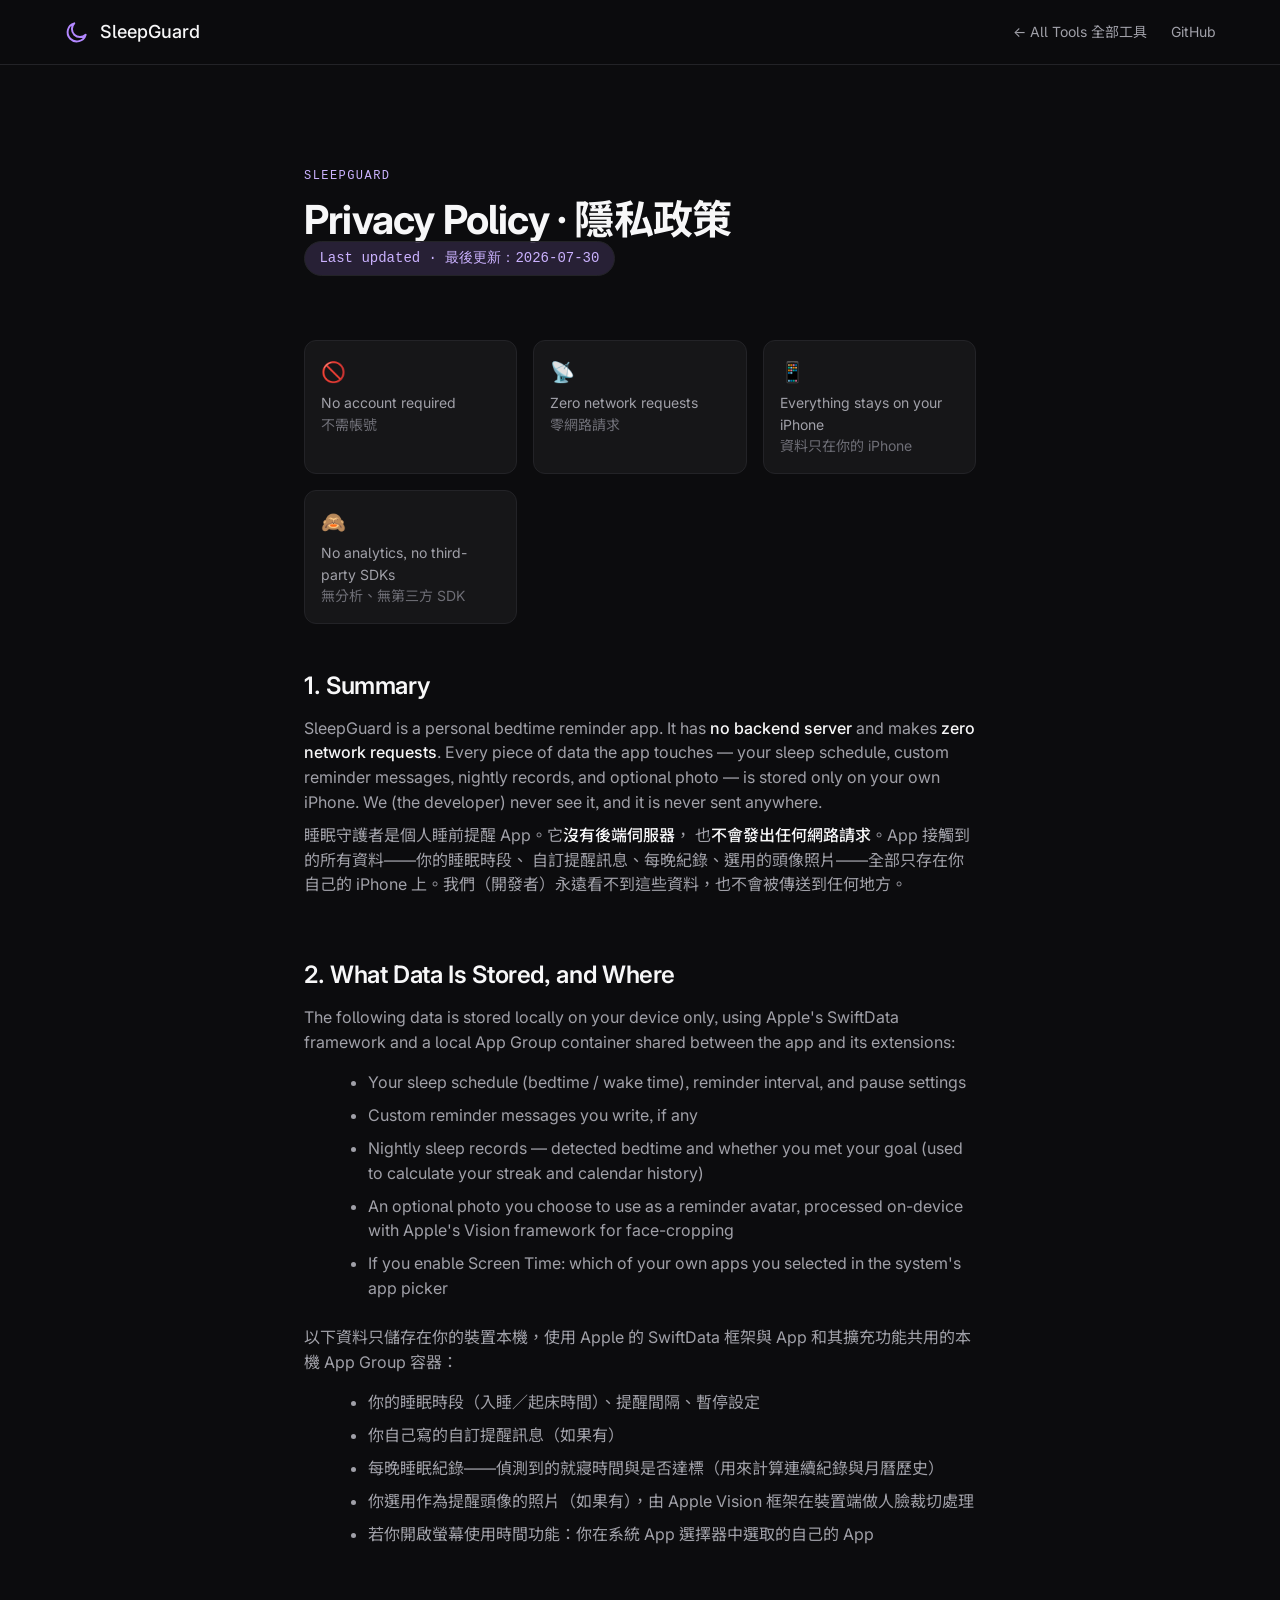
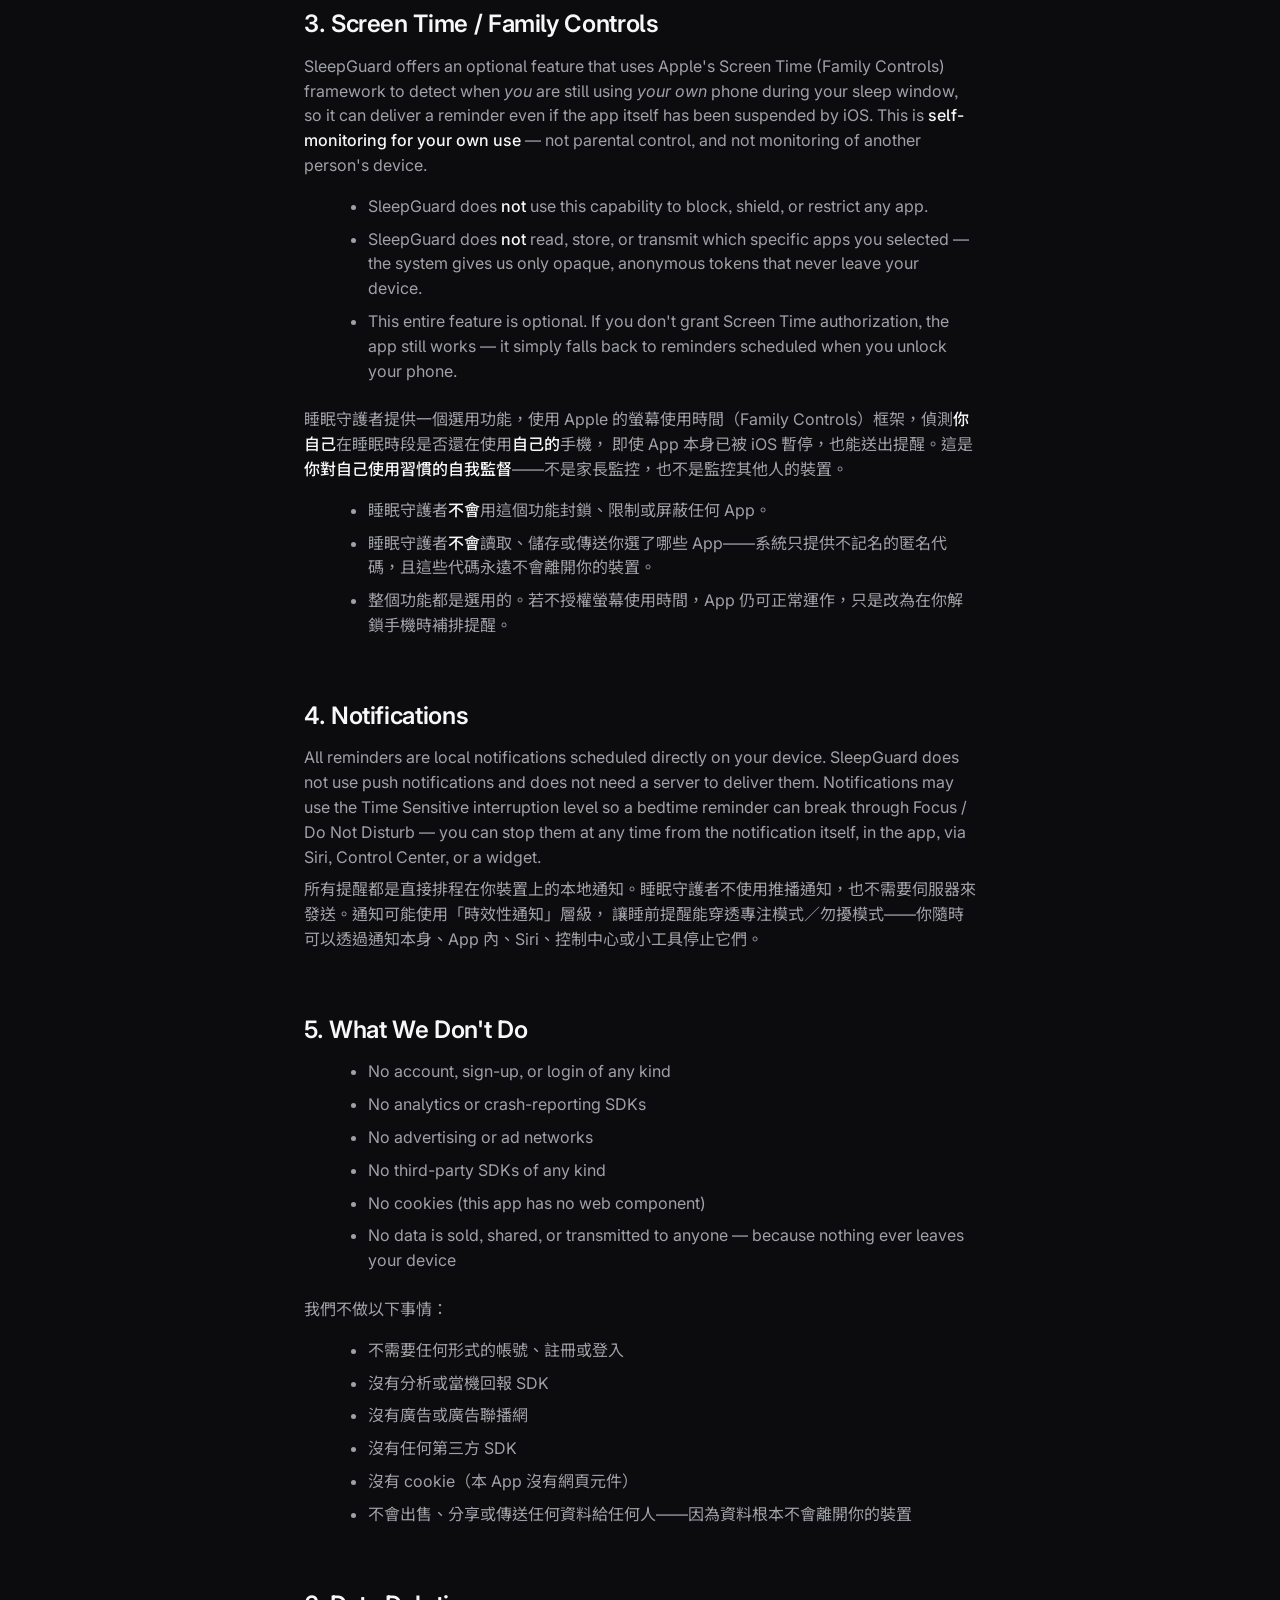
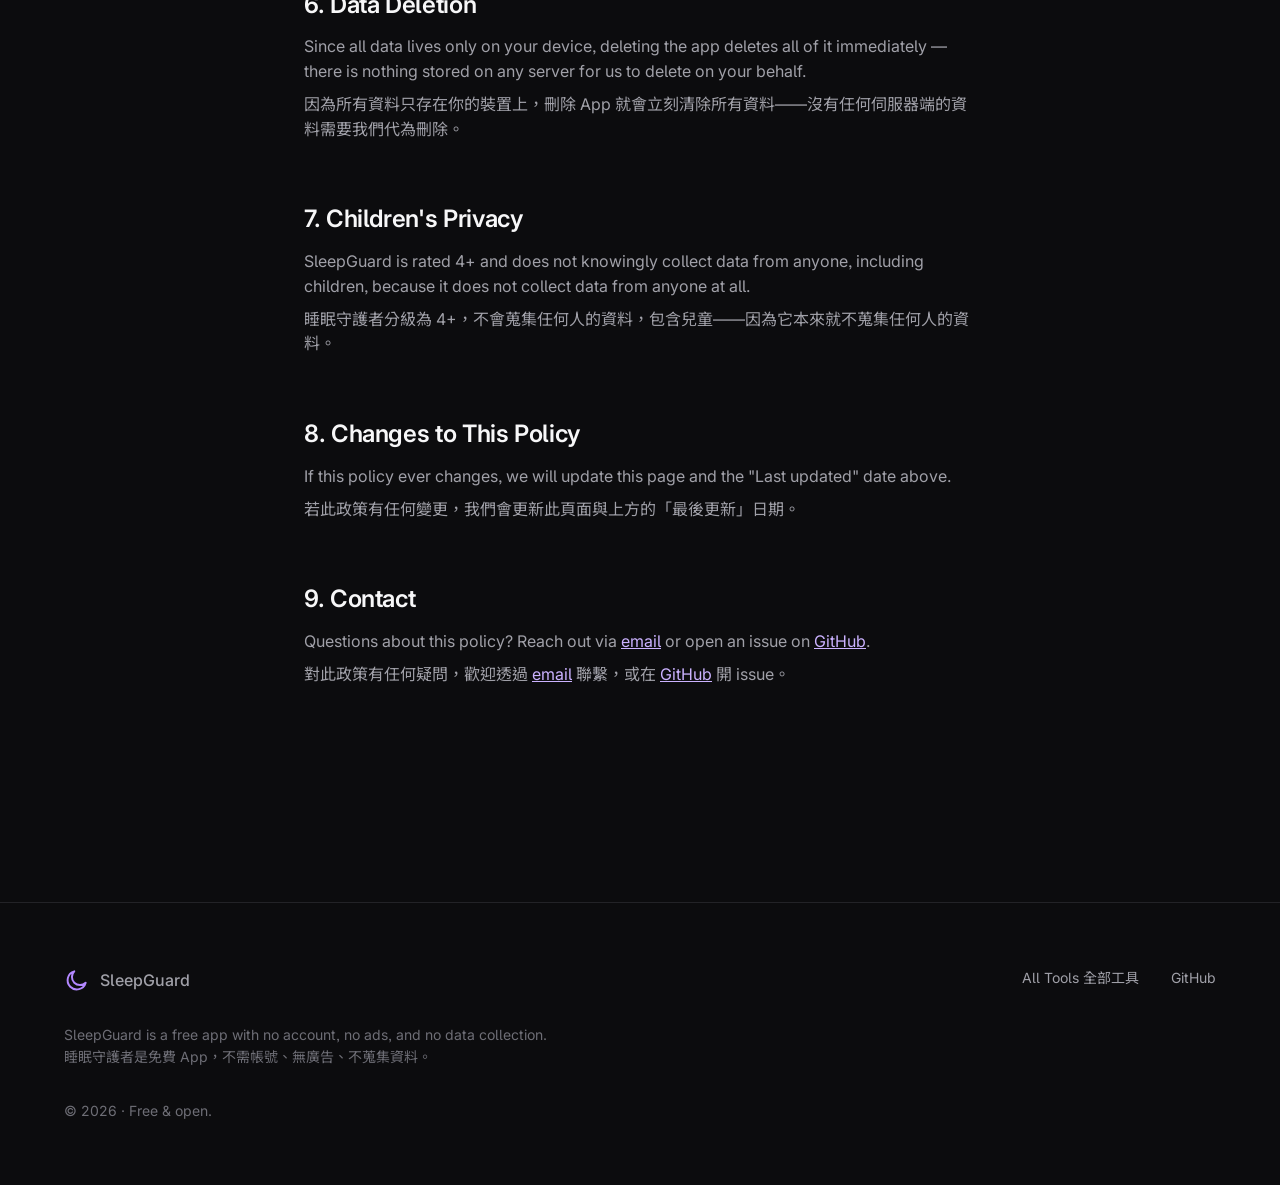
<file: SleepGuard/privacy/index.html>
<!DOCTYPE html>
<html lang="en">
<head>
  <meta charset="UTF-8" />
  <meta name="viewport" content="width=device-width, initial-scale=1.0" />
  <title>Privacy Policy · 隱私政策 — SleepGuard</title>
  <meta name="description" content="SleepGuard privacy policy — the app collects no data, has no backend, and makes zero network requests. 睡眠守護者隱私政策：不蒐集資料、無後端、零網路請求。" />
  <meta name="robots" content="index,follow" />
  <meta property="og:title" content="Privacy Policy — SleepGuard" />
  <meta property="og:description" content="No data collection. No backend. No network requests. Everything stays on your iPhone." />
  <meta property="og:type" content="website" />
  <meta property="og:url" content="https://cenxialiu7-cloud.github.io/SleepGuard/privacy/" />

  <link rel="preconnect" href="https://fonts.googleapis.com" />
  <link rel="preconnect" href="https://fonts.gstatic.com" crossorigin />
  <link href="https://fonts.googleapis.com/css2?family=Inter:wght@400;500;600;700&family=Noto+Sans+TC:wght@400;500;700&display=swap" rel="stylesheet" />
  <link rel="stylesheet" href="/assets/tokens.css" />
  <link rel="stylesheet" href="/assets/base.css" />
  <link rel="icon" href="data:image/svg+xml,%3Csvg xmlns='http://www.w3.org/2000/svg' viewBox='0 0 24 24' fill='none' stroke='%23b388ff' stroke-width='1.8' stroke-linecap='round' stroke-linejoin='round'%3E%3Cpath d='M20 14.5A8.5 8.5 0 1 1 9.5 4a7 7 0 0 0 10.5 10.5Z'/%3E%3C/svg%3E" />

  <style>
    /* SleepGuard 品牌色覆寫（薰衣草紫，對應 App 內配色 #B388FF）；其餘沿用共用設計系統 */
    :root {
      --accent: #b388ff;
      --accent-soft: color-mix(in oklch, var(--accent) 16%, transparent);
      --accent-text: #cbb2ff;
      --on-accent: #0c0c0e;
      --accent-grad-a: #b388ff;
      --accent-grad-b: #7c4dff;
    }
    .policy { max-width: 72ch; }
    .policy h2 { font-size: var(--text-2xl); margin-top: var(--space-16); margin-bottom: var(--space-4); }
    .policy h2:first-of-type { margin-top: var(--space-8); }
    .policy p { color: var(--text-secondary); margin-bottom: var(--space-4); }
    .policy p + p.zh { margin-top: calc(var(--space-4) * -1 + var(--space-2)); margin-bottom: var(--space-6); }
    .policy ul { color: var(--text-secondary); margin: 0 0 var(--space-6) var(--space-6); }
    .policy li { margin-bottom: var(--space-2); }
    .policy strong { color: var(--text-primary); font-weight: var(--fw-medium); }
    .zh { color: var(--text-muted); }
    .updated-badge {
      display: inline-flex; align-items: center; gap: .5rem;
      background: var(--accent-soft); color: var(--accent-text);
      border: 1px solid var(--border-soft); border-radius: 999px;
      padding: .35rem .9rem; font-size: var(--text-sm); font-family: var(--font-mono);
      margin-bottom: var(--space-8);
    }
    .fact-grid {
      display: grid; grid-template-columns: repeat(auto-fit, minmax(180px, 1fr));
      gap: var(--space-4); margin: var(--space-8) 0 var(--space-12);
    }
    .fact {
      background: var(--surface-1); border: 1px solid var(--border-soft);
      border-radius: 12px; padding: var(--space-4);
    }
    .fact .n { font-size: var(--text-xl); }
    .fact .t { font-size: var(--text-sm); color: var(--text-secondary); margin-top: var(--space-1); }
  </style>
</head>
<body>

  <!-- ── Nav ── -->
  <header class="nav">
    <div class="container nav-inner">
      <a href="https://cenxialiu7-cloud.github.io/" class="brand">
        <svg viewBox="0 0 24 24" fill="none" stroke="var(--accent)" stroke-width="1.8" stroke-linecap="round" stroke-linejoin="round"><path d="M20 14.5A8.5 8.5 0 1 1 9.5 4a7 7 0 0 0 10.5 10.5Z"/></svg>
        <span>SleepGuard</span>
      </a>
      <nav class="nav-links">
        <a href="https://cenxialiu7-cloud.github.io/">← All Tools 全部工具</a>
        <a href="https://github.com/cenxialiu7-cloud" rel="noopener">GitHub</a>
      </nav>
    </div>
  </header>

  <!-- ── Header ── -->
  <section class="section" style="padding-bottom:0;">
    <div class="container policy">
      <span class="eyebrow">SleepGuard</span>
      <h1 class="display" style="font-size:clamp(1.8rem,5vw,var(--text-4xl));margin-top:var(--space-3);">
        Privacy Policy · 隱私政策
      </h1>
      <div class="updated-badge">Last updated · 最後更新：2026-07-30</div>

      <div class="fact-grid">
        <div class="fact"><div class="n">🚫</div><div class="t">No account required<br/><span class="zh">不需帳號</span></div></div>
        <div class="fact"><div class="n">📡</div><div class="t">Zero network requests<br/><span class="zh">零網路請求</span></div></div>
        <div class="fact"><div class="n">📱</div><div class="t">Everything stays on your iPhone<br/><span class="zh">資料只在你的 iPhone</span></div></div>
        <div class="fact"><div class="n">🙈</div><div class="t">No analytics, no third-party SDKs<br/><span class="zh">無分析、無第三方 SDK</span></div></div>
      </div>
    </div>
  </section>

  <!-- ── Policy body ── -->
  <section class="section" style="padding-top:0;">
    <div class="container policy">

      <h2>1. Summary</h2>
      <p>
        SleepGuard is a personal bedtime reminder app. It has <strong>no backend server</strong> and
        makes <strong>zero network requests</strong>. Every piece of data the app touches — your sleep
        schedule, custom reminder messages, nightly records, and optional photo — is stored only on
        your own iPhone. We (the developer) never see it, and it is never sent anywhere.
      </p>
      <p class="zh">
        睡眠守護者是個人睡前提醒 App。它<strong style="color:var(--text-primary)">沒有後端伺服器</strong>，
        也<strong style="color:var(--text-primary)">不會發出任何網路請求</strong>。App 接觸到的所有資料——你的睡眠時段、
        自訂提醒訊息、每晚紀錄、選用的頭像照片——全部只存在你自己的 iPhone 上。我們（開發者）永遠看不到這些資料，也不會被傳送到任何地方。
      </p>

      <h2>2. What Data Is Stored, and Where</h2>
      <p>The following data is stored locally on your device only, using Apple's SwiftData framework and a local App Group container shared between the app and its extensions:</p>
      <ul>
        <li>Your sleep schedule (bedtime / wake time), reminder interval, and pause settings</li>
        <li>Custom reminder messages you write, if any</li>
        <li>Nightly sleep records — detected bedtime and whether you met your goal (used to calculate your streak and calendar history)</li>
        <li>An optional photo you choose to use as a reminder avatar, processed on-device with Apple's Vision framework for face-cropping</li>
        <li>If you enable Screen Time: which of your own apps you selected in the system's app picker</li>
      </ul>
      <p class="zh">以下資料只儲存在你的裝置本機，使用 Apple 的 SwiftData 框架與 App 和其擴充功能共用的本機 App Group 容器：</p>
      <ul class="zh">
        <li>你的睡眠時段（入睡／起床時間）、提醒間隔、暫停設定</li>
        <li>你自己寫的自訂提醒訊息（如果有）</li>
        <li>每晚睡眠紀錄——偵測到的就寢時間與是否達標（用來計算連續紀錄與月曆歷史）</li>
        <li>你選用作為提醒頭像的照片（如果有），由 Apple Vision 框架在裝置端做人臉裁切處理</li>
        <li>若你開啟螢幕使用時間功能：你在系統 App 選擇器中選取的自己的 App</li>
      </ul>

      <h2>3. Screen Time / Family Controls</h2>
      <p>
        SleepGuard offers an optional feature that uses Apple's Screen Time (Family Controls) framework
        to detect when <em>you</em> are still using <em>your own</em> phone during your sleep window,
        so it can deliver a reminder even if the app itself has been suspended by iOS. This is
        <strong>self-monitoring for your own use</strong> — not parental control, and not monitoring of
        another person's device.
      </p>
      <ul>
        <li>SleepGuard does <strong>not</strong> use this capability to block, shield, or restrict any app.</li>
        <li>SleepGuard does <strong>not</strong> read, store, or transmit which specific apps you selected — the system gives us only opaque, anonymous tokens that never leave your device.</li>
        <li>This entire feature is optional. If you don't grant Screen Time authorization, the app still works — it simply falls back to reminders scheduled when you unlock your phone.</li>
      </ul>
      <p class="zh">
        睡眠守護者提供一個選用功能，使用 Apple 的螢幕使用時間（Family Controls）框架，偵測<strong style="color:var(--text-primary)">你自己</strong>在睡眠時段是否還在使用<strong style="color:var(--text-primary)">自己的</strong>手機，
        即使 App 本身已被 iOS 暫停，也能送出提醒。這是<strong style="color:var(--text-primary)">你對自己使用習慣的自我監督</strong>——不是家長監控，也不是監控其他人的裝置。
      </p>
      <ul class="zh">
        <li>睡眠守護者<strong style="color:var(--text-primary)">不會</strong>用這個功能封鎖、限制或屏蔽任何 App。</li>
        <li>睡眠守護者<strong style="color:var(--text-primary)">不會</strong>讀取、儲存或傳送你選了哪些 App——系統只提供不記名的匿名代碼，且這些代碼永遠不會離開你的裝置。</li>
        <li>整個功能都是選用的。若不授權螢幕使用時間，App 仍可正常運作，只是改為在你解鎖手機時補排提醒。</li>
      </ul>

      <h2>4. Notifications</h2>
      <p>
        All reminders are local notifications scheduled directly on your device. SleepGuard does not
        use push notifications and does not need a server to deliver them. Notifications may use the
        Time Sensitive interruption level so a bedtime reminder can break through Focus / Do Not
        Disturb — you can stop them at any time from the notification itself, in the app, via Siri,
        Control Center, or a widget.
      </p>
      <p class="zh">
        所有提醒都是直接排程在你裝置上的本地通知。睡眠守護者不使用推播通知，也不需要伺服器來發送。通知可能使用「時效性通知」層級，
        讓睡前提醒能穿透專注模式／勿擾模式——你隨時可以透過通知本身、App 內、Siri、控制中心或小工具停止它們。
      </p>

      <h2>5. What We Don't Do</h2>
      <ul>
        <li>No account, sign-up, or login of any kind</li>
        <li>No analytics or crash-reporting SDKs</li>
        <li>No advertising or ad networks</li>
        <li>No third-party SDKs of any kind</li>
        <li>No cookies (this app has no web component)</li>
        <li>No data is sold, shared, or transmitted to anyone — because nothing ever leaves your device</li>
      </ul>
      <p class="zh">
        <span style="display:block;margin-bottom:8px;">我們不做以下事情：</span>
      </p>
      <ul class="zh">
        <li>不需要任何形式的帳號、註冊或登入</li>
        <li>沒有分析或當機回報 SDK</li>
        <li>沒有廣告或廣告聯播網</li>
        <li>沒有任何第三方 SDK</li>
        <li>沒有 cookie（本 App 沒有網頁元件）</li>
        <li>不會出售、分享或傳送任何資料給任何人——因為資料根本不會離開你的裝置</li>
      </ul>

      <h2>6. Data Deletion</h2>
      <p>
        Since all data lives only on your device, deleting the app deletes all of it immediately —
        there is nothing stored on any server for us to delete on your behalf.
      </p>
      <p class="zh">
        因為所有資料只存在你的裝置上，刪除 App 就會立刻清除所有資料——沒有任何伺服器端的資料需要我們代為刪除。
      </p>

      <h2>7. Children's Privacy</h2>
      <p>
        SleepGuard is rated 4+ and does not knowingly collect data from anyone, including children,
        because it does not collect data from anyone at all.
      </p>
      <p class="zh">
        睡眠守護者分級為 4+，不會蒐集任何人的資料，包含兒童——因為它本來就不蒐集任何人的資料。
      </p>

      <h2>8. Changes to This Policy</h2>
      <p>
        If this policy ever changes, we will update this page and the "Last updated" date above.
      </p>
      <p class="zh">
        若此政策有任何變更，我們會更新此頁面與上方的「最後更新」日期。
      </p>

      <h2>9. Contact</h2>
      <p>
        Questions about this policy? Reach out via
        <a href="mailto:285588179+cenxialiu7-cloud@users.noreply.github.com" style="color:var(--accent-text);text-decoration:underline;">email</a>
        or open an issue on <a href="https://github.com/cenxialiu7-cloud" rel="noopener" style="color:var(--accent-text);text-decoration:underline;">GitHub</a>.
      </p>
      <p class="zh">
        對此政策有任何疑問，歡迎透過
        <a href="mailto:285588179+cenxialiu7-cloud@users.noreply.github.com" style="color:var(--accent-text);text-decoration:underline;">email</a>
        聯繫，或在 <a href="https://github.com/cenxialiu7-cloud" rel="noopener" style="color:var(--accent-text);text-decoration:underline;">GitHub</a> 開 issue。
      </p>

    </div>
  </section>

  <!-- ── Footer ── -->
  <footer class="footer">
    <div class="container footer-grid">
      <div>
        <a href="https://cenxialiu7-cloud.github.io/" class="brand" style="font-size:var(--text-base)">
          <svg viewBox="0 0 24 24" fill="none" stroke="var(--accent)" stroke-width="1.8" stroke-linecap="round" stroke-linejoin="round"><path d="M20 14.5A8.5 8.5 0 1 1 9.5 4a7 7 0 0 0 10.5 10.5Z"/></svg>
          <span>SleepGuard</span>
        </a>
        <p class="disclaimer">SleepGuard is a free app with no account, no ads, and no data collection.<br/>睡眠守護者是免費 App，不需帳號、無廣告、不蒐集資料。</p>
      </div>
      <div style="display:flex;gap:var(--space-8)">
        <a href="https://cenxialiu7-cloud.github.io/">All Tools 全部工具</a>
        <a href="https://github.com/cenxialiu7-cloud" rel="noopener">GitHub</a>
      </div>
    </div>
    <div class="container" style="margin-top:var(--space-8)"><p class="muted" style="font-size:var(--text-sm)">© 2026 · Free &amp; open.</p></div>
  </footer>

</body>
</html>
</file>
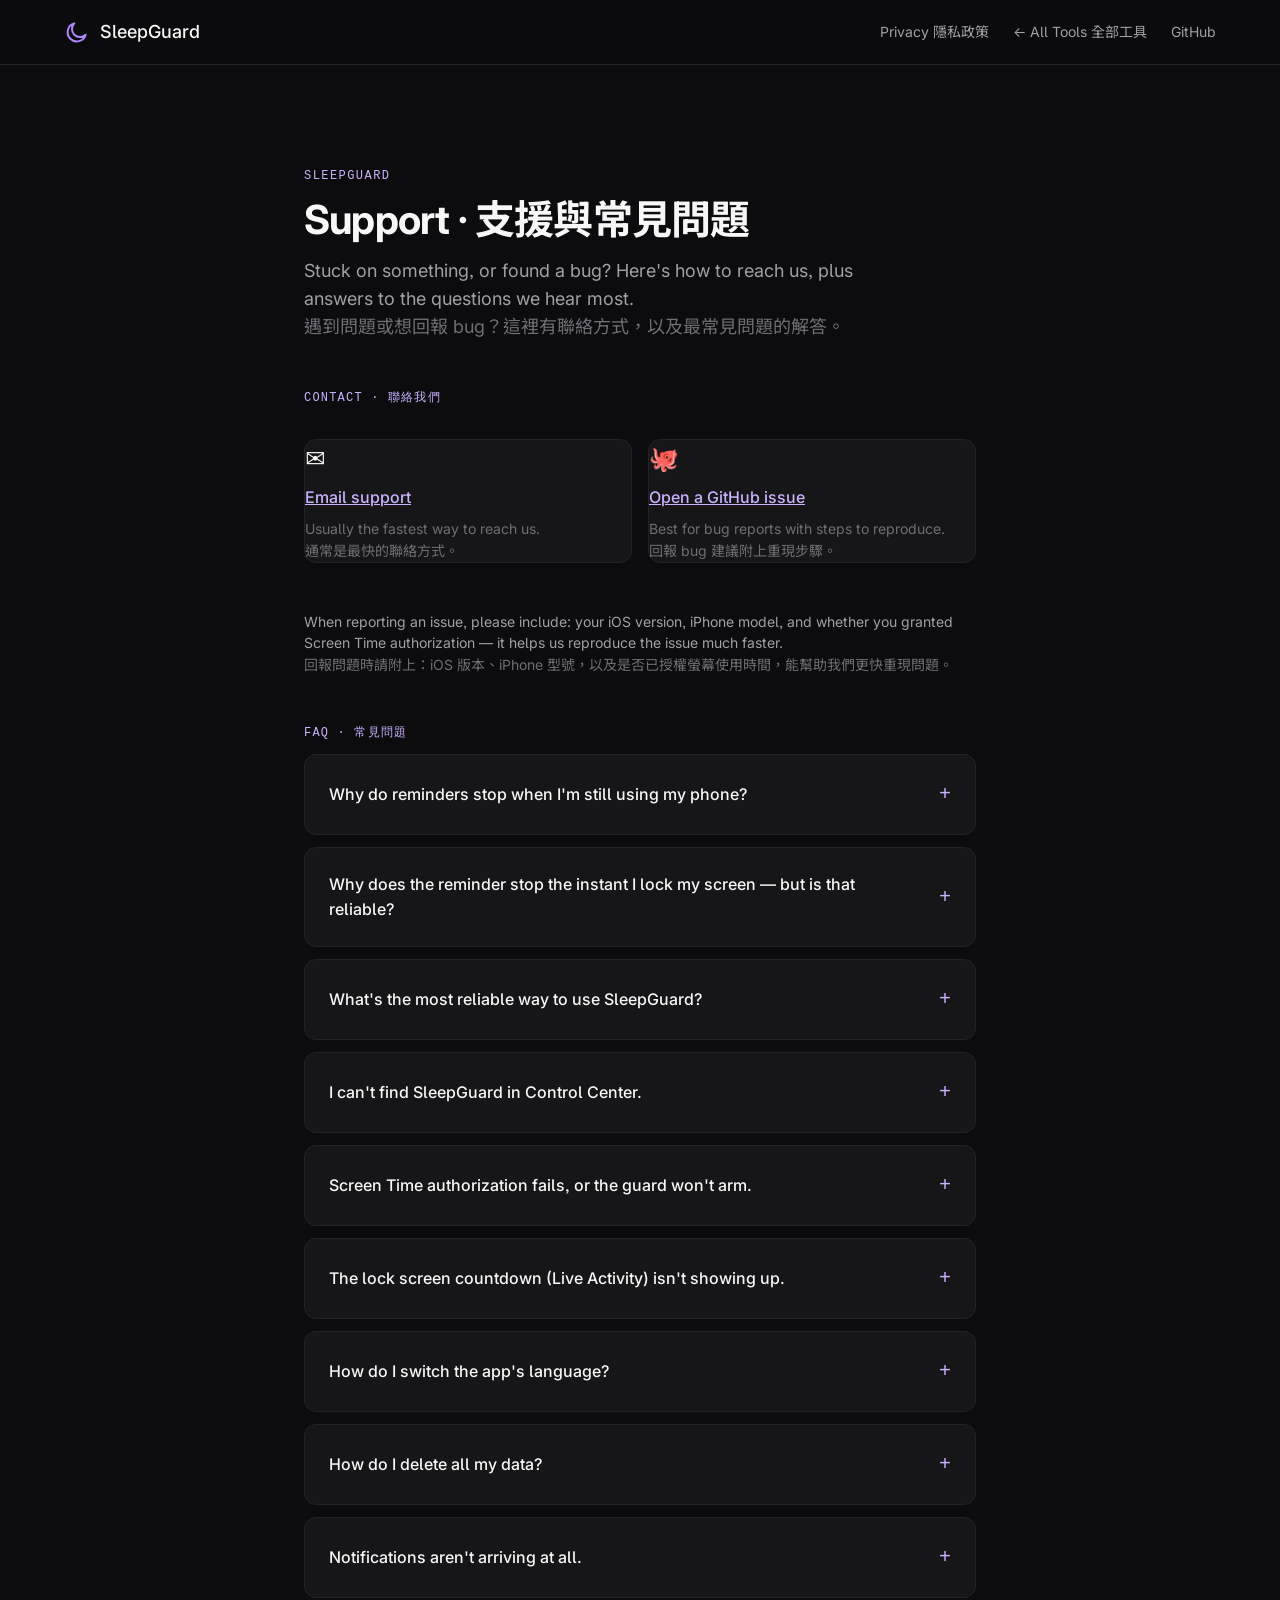
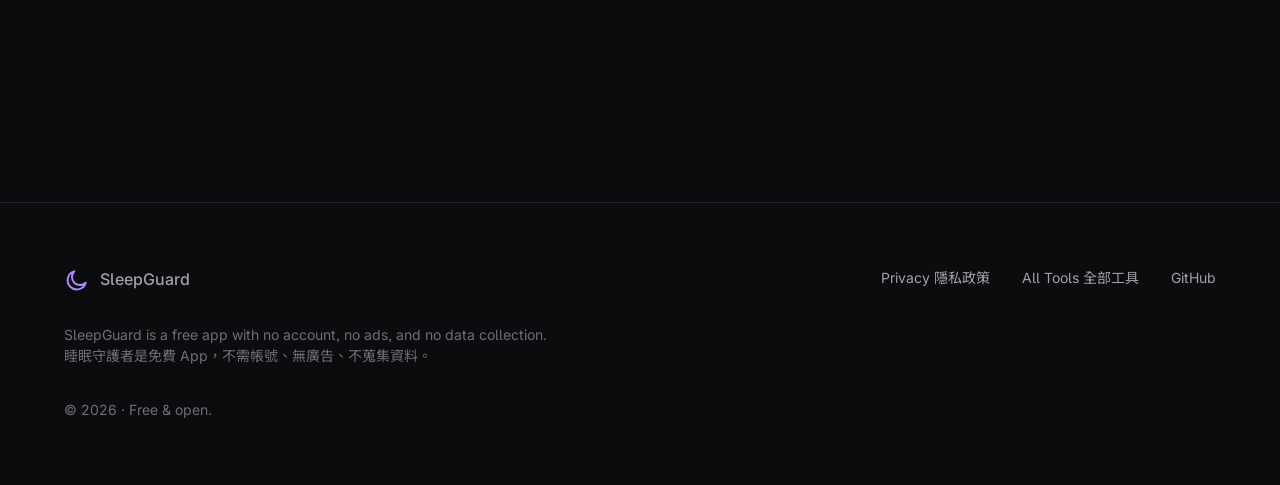
<file: SleepGuard/support/index.html>
<!DOCTYPE html>
<html lang="en">
<head>
  <meta charset="UTF-8" />
  <meta name="viewport" content="width=device-width, initial-scale=1.0" />
  <title>Support · 支援與常見問題 — SleepGuard</title>
  <meta name="description" content="SleepGuard support — FAQ, troubleshooting, and contact for the bedtime reminder app. 睡眠守護者支援頁：常見問題、疑難排解與聯絡方式。" />
  <meta name="robots" content="index,follow" />
  <meta property="og:title" content="Support — SleepGuard" />
  <meta property="og:description" content="FAQ and troubleshooting for SleepGuard, the private bedtime reminder app." />
  <meta property="og:type" content="website" />
  <meta property="og:url" content="https://cenxialiu7-cloud.github.io/SleepGuard/support/" />

  <link rel="preconnect" href="https://fonts.googleapis.com" />
  <link rel="preconnect" href="https://fonts.gstatic.com" crossorigin />
  <link href="https://fonts.googleapis.com/css2?family=Inter:wght@400;500;600;700&family=Noto+Sans+TC:wght@400;500;700&display=swap" rel="stylesheet" />
  <link rel="stylesheet" href="/assets/tokens.css" />
  <link rel="stylesheet" href="/assets/base.css" />
  <link rel="icon" href="data:image/svg+xml,%3Csvg xmlns='http://www.w3.org/2000/svg' viewBox='0 0 24 24' fill='none' stroke='%23b388ff' stroke-width='1.8' stroke-linecap='round' stroke-linejoin='round'%3E%3Cpath d='M20 14.5A8.5 8.5 0 1 1 9.5 4a7 7 0 0 0 10.5 10.5Z'/%3E%3C/svg%3E" />

  <style>
    /* SleepGuard 品牌色（薰衣草紫，對應 App 內配色 #B388FF）——與 /SleepGuard/privacy/ 共用同一覆寫 */
    :root {
      --accent: #b388ff;
      --accent-soft: color-mix(in oklch, var(--accent) 16%, transparent);
      --accent-text: #cbb2ff;
      --on-accent: #0c0c0e;
      --accent-grad-a: #b388ff;
      --accent-grad-b: #7c4dff;
    }
    .wrap { max-width: 72ch; }
    .wrap h2 { font-size: var(--text-2xl); margin-top: var(--space-16); margin-bottom: var(--space-4); }
    .wrap h2:first-of-type { margin-top: var(--space-8); }
    .wrap p { color: var(--text-secondary); margin-bottom: var(--space-4); }
    .wrap ul, .wrap ol { color: var(--text-secondary); margin: 0 0 var(--space-6) var(--space-6); }
    .wrap li { margin-bottom: var(--space-2); }
    .wrap strong { color: var(--text-primary); font-weight: var(--fw-medium); }
    .zh { color: var(--text-muted); }

    /* Contact cards */
    .contact-grid {
      display: grid; grid-template-columns: repeat(auto-fit, minmax(220px, 1fr));
      gap: var(--space-4); margin: var(--space-8) 0 var(--space-12);
    }
    .contact-card {
      background: var(--surface-1); border: 1px solid var(--border-soft);
      border-radius: 12px; padding: var(--space-5);
      display: flex; flex-direction: column; gap: var(--space-2);
    }
    .contact-card .icon { font-size: 1.5rem; }
    .contact-card a { color: var(--accent-text); text-decoration: underline; font-weight: var(--fw-medium); }
    .contact-card .desc { color: var(--text-muted); font-size: var(--text-sm); }

    /* FAQ accordion (native <details>, zero JS) */
    .faq-item {
      background: var(--surface-1); border: 1px solid var(--border-soft);
      border-radius: 12px; margin-bottom: var(--space-3); overflow: hidden;
    }
    .faq-item summary {
      cursor: pointer; padding: var(--space-4) var(--space-5);
      font-weight: var(--fw-medium); color: var(--text-primary);
      list-style: none; display: flex; align-items: center; justify-content: space-between; gap: var(--space-4);
    }
    .faq-item summary::-webkit-details-marker { display: none; }
    .faq-item summary::after {
      content: '+'; font-family: var(--font-mono); color: var(--accent-text);
      font-size: 1.25rem; flex-shrink: 0; transition: transform .2s ease;
    }
    .faq-item[open] summary::after { transform: rotate(45deg); }
    .faq-item .faq-body { padding: 0 var(--space-5) var(--space-5); }
    .faq-item .faq-body p { margin-bottom: var(--space-3); }
    .faq-item .faq-body p:last-child { margin-bottom: 0; }

    .section-label {
      font-family: var(--font-mono); font-size: var(--text-xs); letter-spacing: .1em;
      text-transform: uppercase; color: var(--accent-text); margin-bottom: var(--space-3); display: block;
    }
  </style>
</head>
<body>

  <!-- ── Nav ── -->
  <header class="nav">
    <div class="container nav-inner">
      <a href="https://cenxialiu7-cloud.github.io/" class="brand">
        <svg viewBox="0 0 24 24" fill="none" stroke="var(--accent)" stroke-width="1.8" stroke-linecap="round" stroke-linejoin="round"><path d="M20 14.5A8.5 8.5 0 1 1 9.5 4a7 7 0 0 0 10.5 10.5Z"/></svg>
        <span>SleepGuard</span>
      </a>
      <nav class="nav-links">
        <a href="/SleepGuard/privacy/">Privacy 隱私政策</a>
        <a href="https://cenxialiu7-cloud.github.io/">← All Tools 全部工具</a>
        <a href="https://github.com/cenxialiu7-cloud" rel="noopener">GitHub</a>
      </nav>
    </div>
  </header>

  <!-- ── Header ── -->
  <section class="section" style="padding-bottom:0;">
    <div class="container wrap">
      <span class="eyebrow">SleepGuard</span>
      <h1 class="display" style="font-size:clamp(1.8rem,5vw,var(--text-4xl));margin-top:var(--space-3);">
        Support · 支援與常見問題
      </h1>
      <p class="lead" style="margin-top:var(--space-4);">
        Stuck on something, or found a bug? Here's how to reach us, plus answers to the questions
        we hear most.
        <br/><span class="zh">遇到問題或想回報 bug？這裡有聯絡方式，以及最常見問題的解答。</span>
      </p>
    </div>
  </section>

  <!-- ── Contact ── -->
  <section class="section" style="padding-top:var(--space-8);padding-bottom:0;">
    <div class="container wrap">
      <span class="section-label">Contact · 聯絡我們</span>
      <div class="contact-grid">
        <div class="contact-card">
          <div class="icon">✉️</div>
          <a href="mailto:285588179+cenxialiu7-cloud@users.noreply.github.com">Email support</a>
          <span class="desc">Usually the fastest way to reach us.<br/><span class="zh">通常是最快的聯絡方式。</span></span>
        </div>
        <div class="contact-card">
          <div class="icon">🐙</div>
          <a href="https://github.com/cenxialiu7-cloud" rel="noopener" target="_blank">Open a GitHub issue</a>
          <span class="desc">Best for bug reports with steps to reproduce.<br/><span class="zh">回報 bug 建議附上重現步驟。</span></span>
        </div>
      </div>
      <p class="muted" style="font-size:var(--text-sm);margin-bottom:var(--space-12);">
        When reporting an issue, please include: your iOS version, iPhone model, and whether you
        granted Screen Time authorization — it helps us reproduce the issue much faster.
        <br/><span class="zh">回報問題時請附上：iOS 版本、iPhone 型號，以及是否已授權螢幕使用時間，能幫助我們更快重現問題。</span>
      </p>
    </div>
  </section>

  <!-- ── FAQ ── -->
  <section class="section" style="padding-top:0;">
    <div class="container wrap">
      <span class="section-label">FAQ · 常見問題</span>

      <details class="faq-item">
        <summary>Why do reminders stop when I'm still using my phone?</summary>
        <div class="faq-body">
          <p>
            Two things need to be true for reminders to keep coming while you're using your phone
            with the main app closed: (1) you've authorized <strong>Screen Time</strong> in
            Settings, and (2) you've selected at least one app in the app picker (the apps you
            actually tend to scroll — e.g. social media, browser). Without a selection, iOS never
            tells SleepGuard that you're still awake and using your phone, so no reminder can fire.
          </p>
          <p class="zh">
            要在主 App 沒開的情況下持續收到提醒，需要兩個條件：①在設定授權<strong style="color:var(--text-primary)">螢幕使用時間</strong>
            ②在 App 選擇器裡至少選一個你真的會滑的 App（例如社群 App、瀏覽器）。沒有選任何 App 的話，iOS 不會告訴睡眠守護者你還醒著在用手機，提醒自然就不會觸發。
          </p>
        </div>
      </details>

      <details class="faq-item">
        <summary>Why does the reminder stop the instant I lock my screen — but is that reliable?</summary>
        <div class="faq-body">
          <p>
            That's by design: SleepGuard is built to <strong>not wake you up</strong>. It sends
            reminders in short batches (a few at a time), and locking your screen cancels anything
            still pending. On devices with a passcode set, this happens within about 10 seconds.
            Without a passcode, iOS doesn't reliably notify apps when the screen locks, so a batch
            may finish playing out (a handful of notifications) before it stops.
          </p>
          <p class="zh">
            這是刻意設計的：睡眠守護者的目標是<strong style="color:var(--text-primary)">不吵醒你</strong>。提醒以小批次發送，鎖屏會取消還沒發出的部分。
            裝置有設密碼時，約 10 秒內就會停止。<strong style="color:var(--text-primary)">沒設密碼的話</strong>，iOS 不會可靠地通知 App「螢幕鎖了」，
            所以可能會把當批（幾則）發完才停。
          </p>
        </div>
      </details>

      <details class="faq-item">
        <summary>What's the most reliable way to use SleepGuard?</summary>
        <div class="faq-body">
          <p>
            Open the app (or tap the bedtime notification, or say "Hey Siri, start tonight's
            guard") once before bed. iOS strictly limits what any app can do fully in the
            background, so this "arm it once, right before bed" step is what makes reminders and
            monitoring most reliable that night. We'd rather tell you this plainly than promise
            background magic iOS won't actually deliver.
          </p>
          <p class="zh">
            睡前開一下 App（或點一下就寢提醒、或說「嘿 Siri，開始今晚守護」）。iOS 嚴格限制 App 在背景能做的事，
            所以「睡前手動啟動一次」是讓當晚提醒與監測最穩定的做法。我們寧可誠實講清楚，也不想承諾 iOS 做不到的背景魔法。
          </p>
        </div>
      </details>

      <details class="faq-item">
        <summary>I can't find SleepGuard in Control Center.</summary>
        <div class="faq-body">
          <p>
            Control Center controls require <strong>iOS 18.0 or later</strong>. If your iPhone is
            on iOS 17, this option won't appear — everything else (Siri, Shortcuts, the widget,
            notifications) still works normally.
          </p>
          <p class="zh">
            控制中心控制項需要 <strong style="color:var(--text-primary)">iOS 18.0（含）以上</strong>。若你的 iPhone 是 iOS 17，這個選項不會出現——
            其餘功能（Siri、捷徑、小工具、通知）都正常運作，不受影響。
          </p>
        </div>
      </details>

      <details class="faq-item">
        <summary>Screen Time authorization fails, or the guard won't arm.</summary>
        <div class="faq-body">
          <p>
            The most common cause: your sleep window is shorter than <strong>15 minutes</strong>.
            This is an iOS platform requirement for scheduling this kind of monitoring — the app
            will show a message explaining this if your window is too short. Make sure Bedtime and
            Wake Time are set at least 15 minutes apart, then try starting the guard again.
          </p>
          <p class="zh">
            最常見原因：你的睡眠時段短於<strong style="color:var(--text-primary)">15 分鐘</strong>。這是 iOS 排程這類監測的平台限制——
            時段太短時 App 會顯示說明訊息。請確認入睡與起床時間至少間隔 15 分鐘，再重新啟動守護。
          </p>
        </div>
      </details>

      <details class="faq-item">
        <summary>The lock screen countdown (Live Activity) isn't showing up.</summary>
        <div class="faq-body">
          <p>
            Two checks: first, enable it in <strong>Settings → Lock Screen Countdown</strong> (it's
            off by default so it never appears unwanted). Second, Live Activities can only be
            started while the app is in the foreground — so it needs you to open the app (or use
            one of the one-tap entry points) once at the start of your sleep window.
          </p>
          <p class="zh">
            兩個檢查點：第一，先在<strong style="color:var(--text-primary)">設定 → 鎖屏倒數</strong>開啟它（預設關閉，不會不請自來）。
            第二，Live Activity 只能在 App 前景時啟動，所以需要你在睡眠時段開始時開一下 App（或用一鍵入口）。
          </p>
        </div>
      </details>

      <details class="faq-item">
        <summary>How do I switch the app's language?</summary>
        <div class="faq-body">
          <p>
            Go to <strong>Settings → Language</strong> and choose "Follow System", "English", or
            "繁體中文". The change applies immediately — no restart needed — and also updates the
            language used by notifications, the widget, and Siri responses.
          </p>
          <p class="zh">
            到<strong style="color:var(--text-primary)">設定 → 語言</strong>選擇「跟隨系統」、「English」或「繁體中文」。
            立即生效，不需重啟 App，通知、小工具與 Siri 回覆的語言也會一併更新。
          </p>
        </div>
      </details>

      <details class="faq-item">
        <summary>How do I delete all my data?</summary>
        <div class="faq-body">
          <p>
            Delete the app. SleepGuard has no server and no account, so everything — your
            schedule, sleep records, custom messages, and photo — lives only on your device.
            Uninstalling removes it all immediately; there's nothing left for us to delete on your
            behalf. See our <a href="/SleepGuard/privacy/" style="color:var(--accent-text);text-decoration:underline;">Privacy Policy</a> for details.
          </p>
          <p class="zh">
            刪除 App 即可。睡眠守護者沒有伺服器也不需要帳號，所有資料——時段設定、睡眠紀錄、自訂訊息、照片——都只存在你的裝置上。
            解除安裝會立刻清空全部資料，沒有任何伺服器端資料需要我們代為刪除。詳見<a href="/SleepGuard/privacy/" style="color:var(--accent-text);text-decoration:underline;">隱私政策</a>。
          </p>
        </div>
      </details>

      <details class="faq-item">
        <summary>Notifications aren't arriving at all.</summary>
        <div class="faq-body">
          <p>
            Check <strong>Settings app → Notifications → SleepGuard</strong> and confirm
            notifications are allowed. Also confirm the guard is actually started (the big button
            on the Home tab) and that the current time falls within your configured sleep window.
          </p>
          <p class="zh">
            check <strong style="color:var(--text-primary)">系統「設定」App → 通知 → 睡眠守護者</strong>，確認通知權限已開啟。
            也請確認守護已啟動（首頁大按鈕），以及現在時間確實落在你設定的睡眠時段內。
          </p>
        </div>
      </details>

    </div>
  </section>

  <!-- ── Footer ── -->
  <footer class="footer">
    <div class="container footer-grid">
      <div>
        <a href="https://cenxialiu7-cloud.github.io/" class="brand" style="font-size:var(--text-base)">
          <svg viewBox="0 0 24 24" fill="none" stroke="var(--accent)" stroke-width="1.8" stroke-linecap="round" stroke-linejoin="round"><path d="M20 14.5A8.5 8.5 0 1 1 9.5 4a7 7 0 0 0 10.5 10.5Z"/></svg>
          <span>SleepGuard</span>
        </a>
        <p class="disclaimer">SleepGuard is a free app with no account, no ads, and no data collection.<br/>睡眠守護者是免費 App，不需帳號、無廣告、不蒐集資料。</p>
      </div>
      <div style="display:flex;gap:var(--space-8)">
        <a href="/SleepGuard/privacy/">Privacy 隱私政策</a>
        <a href="https://cenxialiu7-cloud.github.io/">All Tools 全部工具</a>
        <a href="https://github.com/cenxialiu7-cloud" rel="noopener">GitHub</a>
      </div>
    </div>
    <div class="container" style="margin-top:var(--space-8)"><p class="muted" style="font-size:var(--text-sm)">© 2026 · Free &amp; open.</p></div>
  </footer>

</body>
</html>
</file>
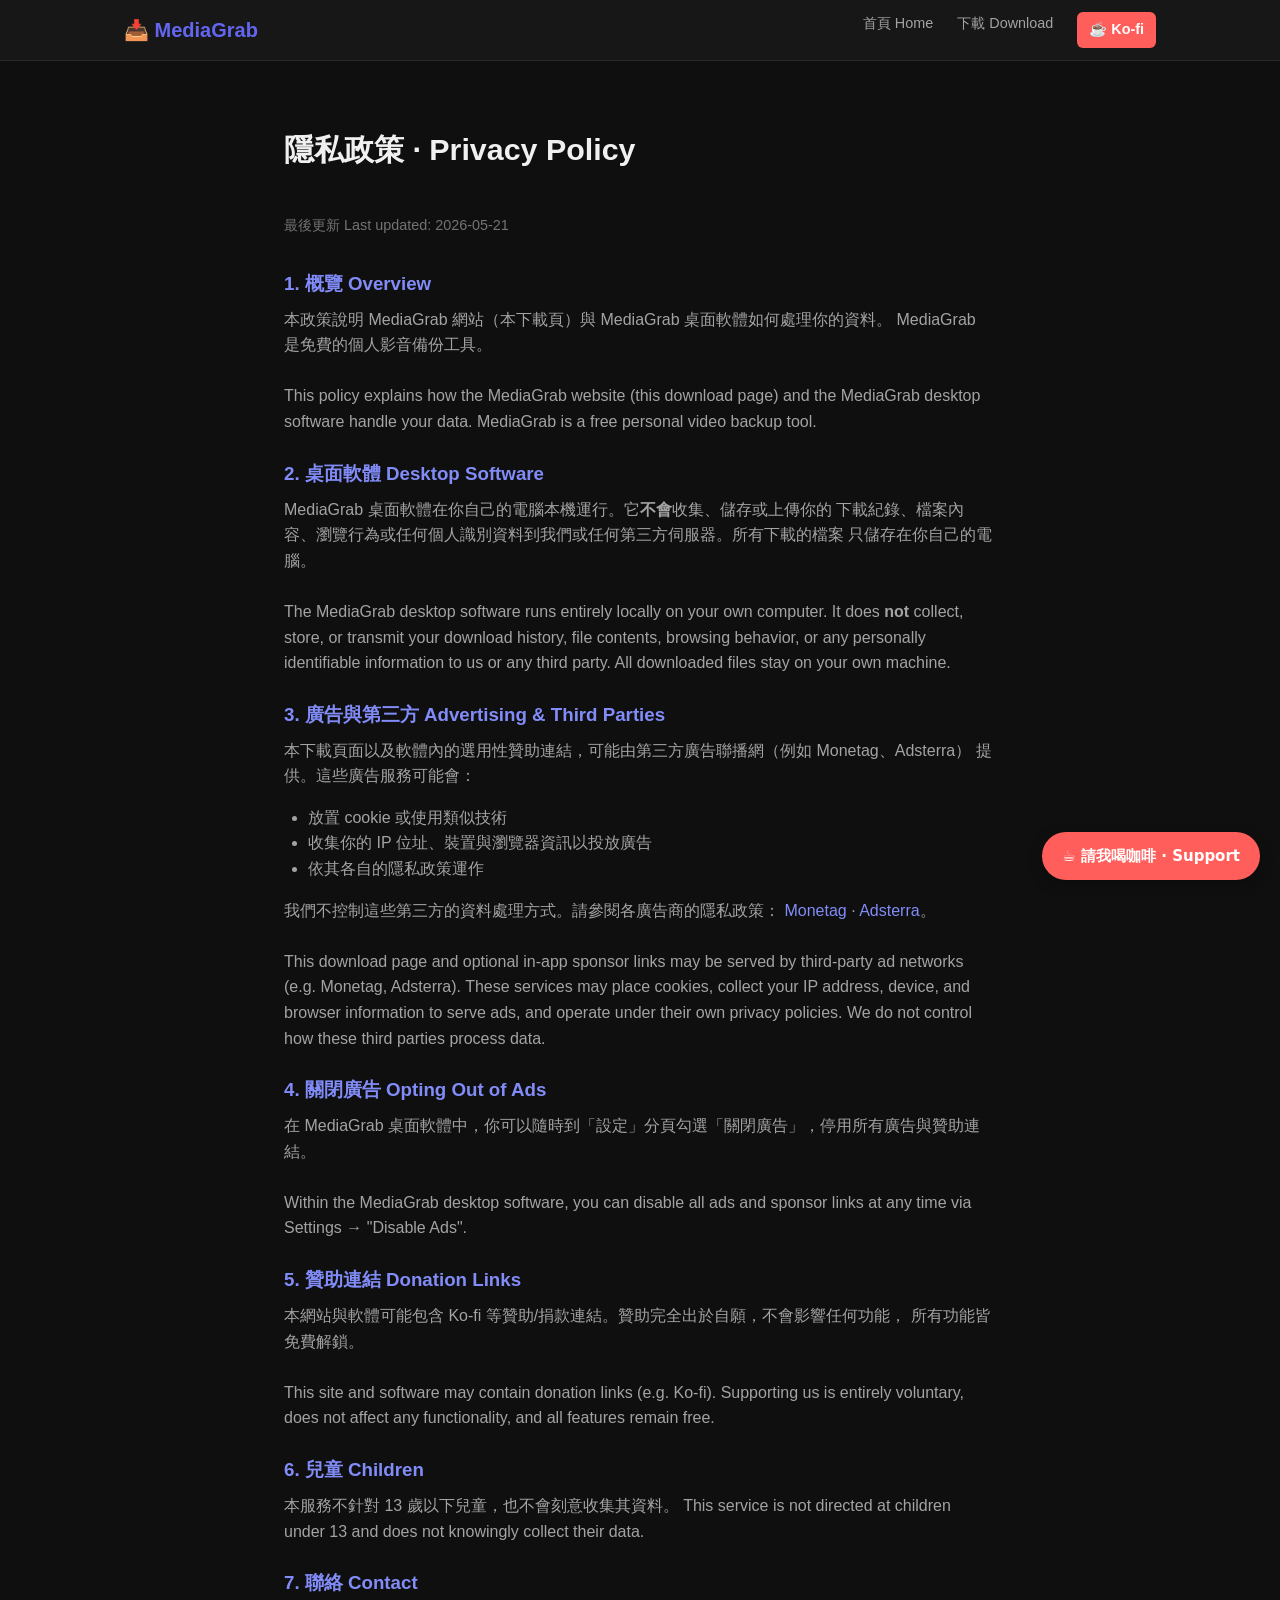
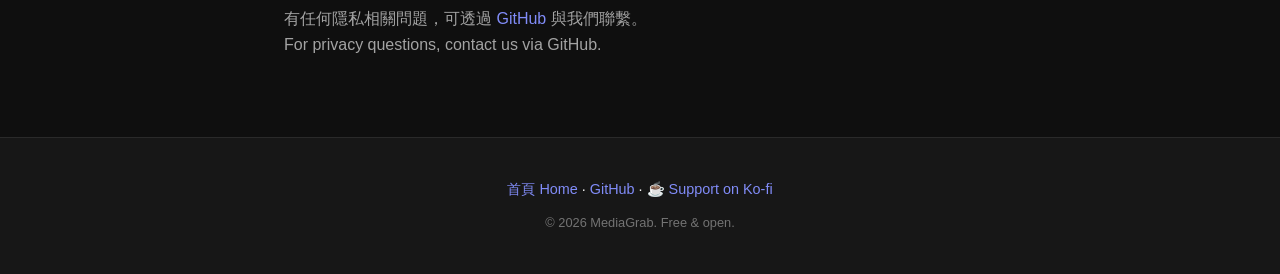
<file: privacy.html>
<!DOCTYPE html>
<html lang="zh-TW">
<head>
  <meta charset="UTF-8" />
  <meta name="viewport" content="width=device-width, initial-scale=1.0" />
  <title>隱私政策 Privacy Policy — MediaGrab</title>
  <meta name="description" content="MediaGrab 隱私政策 — 說明本網站與軟體如何處理資料、廣告與 cookie。" />
  <link rel="stylesheet" href="/style.css" />
  <link rel="icon" href="data:image/svg+xml,<svg xmlns='http://www.w3.org/2000/svg' viewBox='0 0 100 100'><text y='.9em' font-size='90'>📥</text></svg>" />
  <!-- 廣告：已移除 Monetag 通用標籤（會註冊推播 SW 並彈出 popup/劫持點擊）。 -->
</head>
<body>
  <!-- ─── Ko-fi floating button (always visible) ─── -->
  <a href="https://ko-fi.com/yoyoisgood" target="_blank" rel="noopener"
     style="position:fixed;bottom:20px;right:20px;background:#FF5E5B;color:#fff;padding:12px 20px;border-radius:50px;text-decoration:none;font-weight:600;box-shadow:0 4px 14px rgba(0,0,0,0.25);z-index:9999;font-size:15px;font-family:system-ui,-apple-system,sans-serif;">
    ☕ 請我喝咖啡 · Support
  </a>

    <header class="site-header">
    <div class="container header-inner">
      <a href="/" class="logo">📥 <span>MediaGrab</span></a>
      <nav>
        <a href="/">首頁 Home</a>
        <a href="/MediaGrab/#download">下載 Download</a>
        <a href="https://ko-fi.com/yoyoisgood" target="_blank" rel="noopener" style="background:#FF5E5B;color:#fff;padding:6px 12px;border-radius:6px;text-decoration:none;font-weight:600;">☕ Ko-fi</a>
      </nav>
    </div>
  </header>

  <section class="section">
    <div class="container" style="max-width: 760px;">
      <h2 style="text-align:left;">隱私政策 · Privacy Policy</h2>
      <p class="muted" style="margin-bottom:32px;">最後更新 Last updated: 2026-05-21</p>

      <h3 style="color:var(--accent-hover);margin:24px 0 8px;">1. 概覽 Overview</h3>
      <p style="color:var(--text-dim);margin-bottom:16px;">
        本政策說明 MediaGrab 網站（本下載頁）與 MediaGrab 桌面軟體如何處理你的資料。
        MediaGrab 是免費的個人影音備份工具。
        <br/><br/>
        This policy explains how the MediaGrab website (this download page) and the
        MediaGrab desktop software handle your data. MediaGrab is a free personal
        video backup tool.
      </p>

      <h3 style="color:var(--accent-hover);margin:24px 0 8px;">2. 桌面軟體 Desktop Software</h3>
      <p style="color:var(--text-dim);margin-bottom:16px;">
        MediaGrab 桌面軟體在你自己的電腦本機運行。它<strong>不會</strong>收集、儲存或上傳你的
        下載紀錄、檔案內容、瀏覽行為或任何個人識別資料到我們或任何第三方伺服器。所有下載的檔案
        只儲存在你自己的電腦。
        <br/><br/>
        The MediaGrab desktop software runs entirely locally on your own computer. It does
        <strong>not</strong> collect, store, or transmit your download history, file contents,
        browsing behavior, or any personally identifiable information to us or any third party.
        All downloaded files stay on your own machine.
      </p>

      <h3 style="color:var(--accent-hover);margin:24px 0 8px;">3. 廣告與第三方 Advertising &amp; Third Parties</h3>
      <p style="color:var(--text-dim);margin-bottom:16px;">
        本下載頁面以及軟體內的選用性贊助連結，可能由第三方廣告聯播網（例如 Monetag、Adsterra）
        提供。這些廣告服務可能會：
      </p>
      <ul style="color:var(--text-dim);margin:0 0 16px 24px;">
        <li>放置 cookie 或使用類似技術</li>
        <li>收集你的 IP 位址、裝置與瀏覽器資訊以投放廣告</li>
        <li>依其各自的隱私政策運作</li>
      </ul>
      <p style="color:var(--text-dim);margin-bottom:16px;">
        我們不控制這些第三方的資料處理方式。請參閱各廣告商的隱私政策：
        <a href="https://monetag.com/privacy-policy/" rel="noopener">Monetag</a> ·
        <a href="https://adsterra.com/privacy-policy/" rel="noopener">Adsterra</a>。
        <br/><br/>
        This download page and optional in-app sponsor links may be served by third-party
        ad networks (e.g. Monetag, Adsterra). These services may place cookies, collect your
        IP address, device, and browser information to serve ads, and operate under their own
        privacy policies. We do not control how these third parties process data.
      </p>

      <h3 style="color:var(--accent-hover);margin:24px 0 8px;">4. 關閉廣告 Opting Out of Ads</h3>
      <p style="color:var(--text-dim);margin-bottom:16px;">
        在 MediaGrab 桌面軟體中，你可以隨時到「設定」分頁勾選「關閉廣告」，停用所有廣告與贊助連結。
        <br/><br/>
        Within the MediaGrab desktop software, you can disable all ads and sponsor links at any
        time via Settings → "Disable Ads".
      </p>

      <h3 style="color:var(--accent-hover);margin:24px 0 8px;">5. 贊助連結 Donation Links</h3>
      <p style="color:var(--text-dim);margin-bottom:16px;">
        本網站與軟體可能包含 Ko-fi 等贊助/捐款連結。贊助完全出於自願，不會影響任何功能，
        所有功能皆免費解鎖。
        <br/><br/>
        This site and software may contain donation links (e.g. Ko-fi). Supporting us is entirely
        voluntary, does not affect any functionality, and all features remain free.
      </p>

      <h3 style="color:var(--accent-hover);margin:24px 0 8px;">6. 兒童 Children</h3>
      <p style="color:var(--text-dim);margin-bottom:16px;">
        本服務不針對 13 歲以下兒童，也不會刻意收集其資料。
        This service is not directed at children under 13 and does not knowingly collect their data.
      </p>

      <h3 style="color:var(--accent-hover);margin:24px 0 8px;">7. 聯絡 Contact</h3>
      <p style="color:var(--text-dim);margin-bottom:16px;">
        有任何隱私相關問題，可透過
        <a href="https://github.com/cenxialiu7-cloud/MediaGrab" rel="noopener">GitHub</a> 與我們聯繫。
        <br/>
        For privacy questions, contact us via GitHub.
      </p>
    </div>
  </section>

  <footer class="site-footer">
    <div class="container">
      <p class="footer-links">
        <a href="/">首頁 Home</a> ·
        <a href="https://github.com/cenxialiu7-cloud/MediaGrab" rel="noopener">GitHub</a> ·
        <a href="https://ko-fi.com/yoyoisgood" target="_blank" rel="noopener">☕ Support on Ko-fi</a>
      </p>
      <p class="copyright">© 2026 MediaGrab. Free &amp; open.</p>
    </div>
  </footer>
</body>
</html>
</file>
<file: assets/tokens.css>
/* ============================================================
   Design tokens — 生態系共用設計系統地基 (Phase 0)
   dark-first · OKLCH 為主 · 每產品一個 accent hue
   ============================================================ */

:root {
  /* ---- Surface ladder（冷調 zinc，靠色階堆層次，不靠陰影）---- */
  --bg-base:     #0c0c0e;
  --surface-1:   #161618;
  --surface-2:   #1e1e21;
  --surface-3:   #26262b;
  --border:      #2b2b30;
  --border-soft: #232327;

  /* ---- Text（主文字非純白以降眩光）---- */
  --text-primary:   #f7f7f8;
  --text-secondary: #a0a0a8;
  --text-muted:     #6e6e76;

  /* ---- 語意色（獨立於品牌色）---- */
  --success: #38c172;
  --warning: #e0a83b;
  --danger:  #e0533d;
  --info:    #4d8de0;

  /* ---- Accent：預設為 portal（鋼藍灰）。各產品頁覆寫 --accent / --accent-grad-* 即可 ---- */
  --accent:        #8a93b8;
  --accent-soft:   color-mix(in oklch, var(--accent) 16%, transparent);
  --accent-text:   #aab2d4;
  --on-accent:     #0c0c0e;
  --accent-grad-a: #8a93b8;
  --accent-grad-b: #6f78a0;

  /* ---- 字體 ---- */
  --font-sans:    'Inter', 'Noto Sans TC', ui-sans-serif, system-ui, -apple-system, sans-serif;
  --font-display: 'Inter', 'Noto Sans TC', ui-sans-serif, system-ui, sans-serif;
  --font-mono:    'JetBrains Mono', 'Geist Mono', ui-monospace, SFMono-Regular, monospace;

  /* ---- 字級階梯（1.25 modular scale, @16px base）---- */
  --text-xs:  .75rem;
  --text-sm:  .875rem;
  --text-base: 1rem;
  --text-lg:  1.125rem;
  --text-xl:  1.25rem;
  --text-2xl: 1.5rem;
  --text-3xl: 1.875rem;
  --text-4xl: 2.5rem;
  --text-5xl: 3.5rem;

  /* ---- 行高 ---- */
  --leading-tight:  1.15;
  --leading-snug:   1.4;
  --leading-normal: 1.55;
  --leading-cjk:    1.75;

  /* ---- 字重 ---- */
  --fw-body: 400;
  --fw-medium: 500;
  --fw-heading: 600;
  --fw-display: 700;

  /* ---- 間距（8pt 基準）---- */
  --space-1: .25rem;  --space-2: .5rem;   --space-3: .75rem;  --space-4: 1rem;
  --space-6: 1.5rem;  --space-8: 2rem;    --space-12: 3rem;   --space-16: 4rem;
  --space-24: 6rem;

  /* ---- 版面 ---- */
  --container: 1200px;
  --gutter: 24px;
  --radius-sm: 8px;
  --radius: 12px;
  --radius-lg: 16px;
  --radius-xl: 24px;

  /* ---- 動態 ---- */
  --ease-out: cubic-bezier(.2, .8, .2, 1);
  --dur-fast: 120ms;
  --dur-base: 220ms;
  --dur-slow: 320ms;
}

/* 各產品 accent —— 在頁面 <html> 加 class，即可整頁切換主色與漸層 */
.theme-mediagrab   { --accent:#1fb6c9; --accent-text:#5fd3e2; --accent-grad-a:#1fb6c9; --accent-grad-b:#2d7fd6; }
.theme-mediastudio { --accent:#e0683f; --accent-text:#f0926f; --accent-grad-a:#e0683f; --accent-grad-b:#d4407a; }
.theme-aioss       { --accent:#10b981; --accent-text:#3fd6a0; --accent-grad-a:#10b981; --accent-grad-b:#0e9e74; }
.theme-macsentinel { --accent:#3f9e6b; --accent-text:#5fc08a; --accent-grad-a:#3f9e6b; --accent-grad-b:#2f7e88; }
.theme-admonitor   { --accent:#d99a2b; --accent-text:#ecbe5e; --accent-grad-a:#d99a2b; --accent-grad-b:#c4632b; }
.theme-aipipeline  { --accent:#9b5cf0; --accent-text:#b98cf5; --accent-grad-a:#9b5cf0; --accent-grad-b:#5c8df0; }
</file>
<file: assets/base.css>
/* ============================================================
   Base + components (Phase 0) — 搭配 tokens.css
   ============================================================ */

*, *::before, *::after { box-sizing: border-box; }
* { margin: 0; }

html { -webkit-text-size-adjust: 100%; scroll-behavior: smooth; }
@view-transition { navigation: auto; }

body {
  font-family: var(--font-sans);
  font-weight: var(--fw-body);
  font-size: var(--text-base);
  line-height: var(--leading-normal);
  color: var(--text-primary);
  background: var(--bg-base);
  -webkit-font-smoothing: antialiased;
  text-rendering: optimizeLegibility;
  font-feature-settings: 'cv05' 1, 'ss03' 1;
  overflow-x: hidden;
}

:lang(zh-Hant), [lang="zh-TW"] p { line-height: var(--leading-cjk); }

a { color: inherit; text-decoration: none; }
img, svg { display: block; max-width: 100%; }
:focus-visible { outline: 2px solid var(--accent); outline-offset: 3px; border-radius: 4px; }

/* ---- Typography ---- */
h1, h2, h3 { font-family: var(--font-display); font-weight: var(--fw-heading); letter-spacing: -0.015em; line-height: var(--leading-tight); }
.display { font-weight: var(--fw-display); letter-spacing: -0.02em; line-height: 1.08; font-size: clamp(2.25rem, 6vw, var(--text-5xl)); }
.eyebrow { font-family: var(--font-mono); font-size: var(--text-xs); letter-spacing: .12em; text-transform: uppercase; color: var(--accent-text); display: inline-flex; align-items: center; gap: .5rem; }
.lead { font-size: var(--text-lg); color: var(--text-secondary); max-width: 52ch; }
.muted { color: var(--text-muted); }
.mono { font-family: var(--font-mono); }

/* ---- Layout ---- */
.container { width: 100%; max-width: var(--container); margin-inline: auto; padding-inline: var(--gutter); }
.section { padding-block: var(--space-24); }
.section-head { max-width: 48ch; margin-bottom: var(--space-12); }
.section-head h2 { font-size: var(--text-3xl); margin-top: var(--space-3); }
.section-head p { color: var(--text-secondary); margin-top: var(--space-3); }

/* ---- Nav (sticky glass) ---- */
.nav { position: sticky; top: 0; z-index: 50; backdrop-filter: blur(14px); -webkit-backdrop-filter: blur(14px);
  background: color-mix(in oklch, var(--bg-base) 72%, transparent); border-bottom: 1px solid var(--border-soft); }
.nav-inner { display: flex; align-items: center; justify-content: space-between; height: 64px; }
.brand { display: inline-flex; align-items: center; gap: .6rem; font-weight: var(--fw-medium); font-size: var(--text-lg); }
.brand svg { width: 26px; height: 26px; }
.nav-links { display: flex; align-items: center; gap: var(--space-6); }
.nav-links a { color: var(--text-secondary); font-size: var(--text-sm); transition: color var(--dur-fast) var(--ease-out); }
.nav-links a:hover { color: var(--text-primary); }
.nav-cta { color: var(--text-primary) !important; padding: .5rem .9rem; border: 1px solid var(--border); border-radius: var(--radius-sm); }
.nav-cta:hover { border-color: var(--accent); }

/* ---- Buttons ---- */
.btn { display: inline-flex; align-items: center; gap: .5rem; font-weight: var(--fw-medium); font-size: var(--text-sm);
  padding: .7rem 1.2rem; border-radius: var(--radius-sm); border: 1px solid transparent; cursor: pointer;
  transition: transform var(--dur-fast) var(--ease-out), background var(--dur-fast) var(--ease-out), border-color var(--dur-fast) var(--ease-out); }
.btn svg { width: 18px; height: 18px; }
.btn-primary { background: var(--accent); color: var(--on-accent); }
.btn-primary:hover { filter: brightness(1.08); transform: translateY(-1px); }
.btn-ghost { color: var(--text-primary); border-color: var(--border); background: transparent; }
.btn-ghost:hover { border-color: var(--accent); background: var(--surface-1); }

/* ---- Hero（不對稱、左對齊、噪點，非置中漸層）---- */
.hero { position: relative; padding-block: clamp(4rem, 12vh, 8rem) var(--space-16); overflow: hidden; }
.hero::before { content: ""; position: absolute; inset: 0; z-index: -1; opacity: .5;
  background:
    radial-gradient(60% 50% at 18% 0%, color-mix(in oklch, var(--accent) 14%, transparent), transparent 70%),
    url("data:image/svg+xml,%3Csvg xmlns='http://www.w3.org/2000/svg' width='160' height='160'%3E%3Cfilter id='n'%3E%3CfeTurbulence type='fractalNoise' baseFrequency='0.7' numOctaves='2'/%3E%3C/filter%3E%3Crect width='100%25' height='100%25' filter='url(%23n)' opacity='0.04'/%3E%3C/svg%3E"); }
.hero .display { max-width: 18ch; }
.hero .lead { margin-top: var(--space-6); }
.hero-actions { display: flex; gap: var(--space-3); margin-top: var(--space-8); flex-wrap: wrap; }
.hero-meta { display: flex; gap: var(--space-6); margin-top: var(--space-12); flex-wrap: wrap; }
.hero-meta div { display: flex; flex-direction: column; }
.hero-meta b { font-size: var(--text-2xl); font-family: var(--font-display); }
.hero-meta span { font-size: var(--text-sm); color: var(--text-muted); }

/* ---- Trust strip ---- */
.trust { display: flex; flex-wrap: wrap; gap: var(--space-3); }
.pill { display: inline-flex; align-items: center; gap: .45rem; font-size: var(--text-sm); color: var(--text-secondary);
  padding: .4rem .8rem; border: 1px solid var(--border); border-radius: 999px; background: var(--surface-1); }
.pill svg { width: 15px; height: 15px; color: var(--accent-text); }

/* ---- Bento 工具牆 ---- */
.bento { display: grid; grid-template-columns: repeat(4, 1fr); gap: var(--gutter); }
.tile { position: relative; display: flex; flex-direction: column; background: var(--surface-1); border: 1px solid var(--border);
  border-radius: var(--radius-lg); padding: var(--space-6); overflow: hidden; isolation: isolate;
  transition: border-color var(--dur-base) var(--ease-out), transform var(--dur-base) var(--ease-out); }
.tile:hover { border-color: color-mix(in oklch, var(--accent) 60%, var(--border)); transform: translateY(-3px); }
.tile.col-2 { grid-column: span 2; }
.tile.row-2 { grid-row: span 2; }
.tile-head { display: flex; align-items: center; gap: .6rem; margin-bottom: var(--space-3); }
.tile-logo { width: 30px; height: 30px; flex: none; }
.tile h3 { font-size: var(--text-xl); }
.tile .tagline { font-size: var(--text-sm); color: var(--accent-text); margin-bottom: var(--space-2); }
.tile p { font-size: var(--text-sm); color: var(--text-secondary); }
.tile-foot { margin-top: auto; padding-top: var(--space-4); display: flex; align-items: center; justify-content: space-between; }
.tile-foot .go { display: inline-flex; align-items: center; gap: .35rem; font-size: var(--text-sm); font-weight: var(--fw-medium); color: var(--text-primary); }
.tile-foot .go svg { width: 16px; height: 16px; transition: transform var(--dur-fast) var(--ease-out); }
.tile:hover .tile-foot .go svg { transform: translateX(3px); }
.tag { font-family: var(--font-mono); font-size: var(--text-xs); padding: .2rem .5rem; border-radius: 6px;
  border: 1px solid var(--border); color: var(--text-muted); }
.tag-paid { color: #f0c674; border-color: color-mix(in oklch, #f0c674 40%, var(--border)); background: color-mix(in oklch, #f0c674 8%, transparent); }
.tag-soon { color: var(--text-muted); border-style: dashed; }
/* 截圖佔位（待真實產品截圖替換）*/
.shot { margin-top: var(--space-4); aspect-ratio: 16/10; border-radius: var(--radius-sm); border: 1px solid var(--border-soft);
  background:
    linear-gradient(135deg, color-mix(in oklch, var(--accent-grad-a) 22%, var(--surface-2)), color-mix(in oklch, var(--accent-grad-b) 18%, var(--surface-2)));
  display: flex; align-items: center; justify-content: center; color: var(--text-muted); font-size: var(--text-xs); font-family: var(--font-mono); }
.tile-accent { color: var(--accent); }

/* ---- Footer ---- */
.footer { border-top: 1px solid var(--border-soft); padding-block: var(--space-16); margin-top: var(--space-24); }
.footer-grid { display: flex; flex-wrap: wrap; justify-content: space-between; gap: var(--space-8); }
.footer a { color: var(--text-secondary); font-size: var(--text-sm); }
.footer a:hover { color: var(--text-primary); }
.footer .disclaimer { color: var(--text-muted); font-size: var(--text-sm); max-width: 60ch; margin-top: var(--space-6); }

/* ---- Scroll-driven reveal（原生、零 JS；不支援則直接顯示）---- */
@supports (animation-timeline: view()) {
  @media (prefers-reduced-motion: no-preference) {
    .reveal { animation: rise linear both; animation-timeline: view(); animation-range: entry 5% entry 45%; }
  }
}
@keyframes rise { from { opacity: 0; transform: translateY(24px); } to { opacity: 1; transform: none; } }

/* ---- Responsive ---- */
@media (max-width: 900px) {
  .bento { grid-template-columns: repeat(2, 1fr); }
  .tile.col-2 { grid-column: span 2; }
}
@media (max-width: 600px) {
  .bento { grid-template-columns: 1fr; }
  .tile.col-2, .tile.row-2 { grid-column: auto; grid-row: auto; }
  .nav-links a:not(.nav-cta) { display: none; }
}

/* ---- 廣告位（合併、克制、iframe 隔離）---- */
.ad-slot { display: flex; flex-direction: column; align-items: center; gap: var(--space-3); padding-block: var(--space-12); }
.ad-slot .ad-label { font-family: var(--font-mono); font-size: var(--text-xs); letter-spacing: .12em; text-transform: uppercase; color: var(--text-muted); }
.ad-slot iframe { border: 0; max-width: 100%; overflow: hidden; border-radius: var(--radius-sm); }

/* ============================================================
   產品頁元件（MediaGrab / MediaStudio 共用）
   ============================================================ */
/* 下載按鈕 */
.dl-row { display: flex; gap: var(--space-3); flex-wrap: wrap; margin-top: var(--space-8); }
.dl { display: flex; flex-direction: column; gap: 3px; padding: .8rem 1.3rem; border-radius: var(--radius-sm);
  border: 1px solid var(--border); background: var(--surface-1); min-width: 210px; color: var(--text-primary);
  transition: border-color var(--dur-fast) var(--ease-out), transform var(--dur-fast) var(--ease-out); }
.dl:hover { border-color: var(--accent); transform: translateY(-1px); }
.dl .dl-os { font-weight: var(--fw-medium); display: flex; align-items: center; gap: .5rem; }
.dl .dl-os svg { width: 18px; height: 18px; }
.dl .dl-sub { font-size: var(--text-xs); color: var(--text-muted); }
.dl.is-primary { background: var(--accent); color: var(--on-accent); border-color: transparent; }
.dl.is-primary .dl-sub { color: color-mix(in oklch, var(--on-accent) 65%, transparent); }
.dl.is-primary::after { content: "建議"; font-family: var(--font-mono); font-size: 10px; letter-spacing: .08em;
  position: absolute; }
.version-note { margin-top: var(--space-4); font-size: var(--text-sm); color: var(--text-muted); font-family: var(--font-mono); }
.version-note a { color: var(--accent-text); }

/* 安裝指引 */
.guides { display: grid; grid-template-columns: 1fr 1fr; gap: var(--gutter); margin-top: var(--space-12); }
.guide { background: var(--surface-1); border: 1px solid var(--border); border-radius: var(--radius-lg); padding: var(--space-6); }
.guide h3 { font-size: var(--text-lg); margin-bottom: var(--space-4); display: flex; align-items: center; gap: .5rem; }
.guide h3 svg { width: 20px; height: 20px; color: var(--accent); }
.guide ol { padding-left: 1.3rem; display: flex; flex-direction: column; gap: .6rem; color: var(--text-secondary); font-size: var(--text-sm); }
.guide code { font-family: var(--font-mono); background: var(--surface-2); padding: .1rem .4rem; border-radius: 4px; font-size: .85em; color: var(--text-primary); }
.guide .tip { margin-top: var(--space-4); font-size: var(--text-sm); color: var(--text-muted); border-left: 2px solid var(--accent); padding-left: .8rem; }

/* 功能網格 */
.features { display: grid; grid-template-columns: repeat(3, 1fr); gap: var(--gutter); }
.feature { background: var(--surface-1); border: 1px solid var(--border); border-radius: var(--radius-lg); padding: var(--space-6);
  transition: border-color var(--dur-base) var(--ease-out); }
.feature:hover { border-color: color-mix(in oklch, var(--accent) 50%, var(--border)); }
.feature .ic { width: 26px; height: 26px; color: var(--accent); margin-bottom: var(--space-4); }
.feature h3 { font-size: var(--text-lg); margin-bottom: var(--space-2); }
.feature p { font-size: var(--text-sm); color: var(--text-secondary); }

/* 步驟 */
.steps { counter-reset: s; display: flex; flex-direction: column; gap: var(--space-4); max-width: 64ch; padding: 0; }
.steps li { list-style: none; counter-increment: s; position: relative; padding-left: 2.6rem; color: var(--text-secondary); min-height: 1.8rem; }
.steps li::before { content: counter(s); position: absolute; left: 0; top: -2px; width: 1.8rem; height: 1.8rem; border-radius: 50%;
  background: var(--accent-soft); color: var(--accent-text); display: flex; align-items: center; justify-content: center;
  font-family: var(--font-mono); font-size: var(--text-sm); border: 1px solid color-mix(in oklch, var(--accent) 30%, transparent); }
.steps strong { color: var(--text-primary); font-weight: var(--fw-medium); }

/* FAQ */
.faq { display: flex; flex-direction: column; gap: var(--space-3); max-width: 72ch; }
.faq-item { border: 1px solid var(--border); border-radius: var(--radius); padding: var(--space-6); background: var(--surface-1); }
.faq-item h3 { font-size: var(--text-base); margin-bottom: var(--space-2); }
.faq-item p { font-size: var(--text-sm); color: var(--text-secondary); }
.faq-item a { color: var(--accent-text); }

/* Ko-fi 浮動鈕（重新設計，融入系統）*/
.kofi-float { position: fixed; bottom: 20px; right: 20px; z-index: 40; display: inline-flex; align-items: center; gap: .5rem;
  background: var(--surface-2); color: var(--text-primary); padding: .6rem 1rem; border-radius: 999px; font-size: var(--text-sm);
  font-weight: var(--fw-medium); border: 1px solid var(--border); backdrop-filter: blur(10px);
  transition: border-color var(--dur-fast) var(--ease-out), transform var(--dur-fast) var(--ease-out); }
.kofi-float:hover { border-color: var(--accent); transform: translateY(-2px); }
.kofi-float svg { width: 17px; height: 17px; color: #FF5E5B; }

.section-alt { background: var(--surface-1); border-block: 1px solid var(--border-soft); }

@media (max-width: 860px) { .features { grid-template-columns: repeat(2, 1fr); } .guides { grid-template-columns: 1fr; } }
@media (max-width: 560px) { .features { grid-template-columns: 1fr; } }

/* fix: 主下載鍵「建議」徽章定位 */
.dl { position: relative; }
.dl.is-primary::after { top: 8px; right: 12px; opacity: .65; color: var(--on-accent); }
</file>
<file: MacSentinel/style.css>
/* MacSentinel landing page — bright theme matching the security tool's identity.
   Color: trust-blue accent (shield ↔ security ↔ Apple system aesthetic) */

:root {
  --bg:           #ffffff;
  --bg-alt:       #f8fafc;          /* slate-50 */
  --bg-soft:      #f1f5f9;          /* slate-100 */
  --card:         #ffffff;
  --card-hover:   #f8fafc;
  --border:       #e2e8f0;          /* slate-200 */
  --border-strong:#cbd5e1;          /* slate-300 */
  --text:         #0f172a;          /* slate-900 */
  --text-dim:     #475569;          /* slate-600 */
  --muted:        #94a3b8;          /* slate-400 */
  --accent:       #2563eb;          /* blue-600 — security / trust */
  --accent-hover: #1d4ed8;          /* blue-700 */
  --accent-soft:  #dbeafe;          /* blue-100 */
  --success:      #059669;          /* emerald-600 */
  --shadow-sm:    0 1px 2px rgba(15,23,42,0.04);
  --shadow:       0 4px 12px rgba(15,23,42,0.06);
  --shadow-lg:    0 10px 30px rgba(15,23,42,0.10);
}

* { box-sizing: border-box; margin: 0; padding: 0; }

html, body {
  font-family: -apple-system, BlinkMacSystemFont, "SF Pro Text", "Segoe UI",
               "Noto Sans TC", "PingFang TC", sans-serif;
  background: var(--bg);
  color: var(--text);
  line-height: 1.65;
  -webkit-font-smoothing: antialiased;
  -moz-osx-font-smoothing: grayscale;
}

.container { max-width: 1100px; margin: 0 auto; padding: 0 24px; }
.accent { color: var(--accent); }
.muted  { color: var(--muted); font-size: 0.92em; }
a       { color: var(--accent); text-decoration: none; }
a:hover { color: var(--accent-hover); text-decoration: underline; }
code {
  font-family: ui-monospace, "SF Mono", Menlo, Consolas, monospace;
  background: var(--bg-soft);
  padding: 2px 6px;
  border-radius: 4px;
  font-size: 0.9em;
  color: var(--accent-hover);
}

/* ─── Header ───────────────────────────────────────────────────────── */
.site-header {
  background: rgba(255,255,255,0.85);
  backdrop-filter: saturate(180%) blur(12px);
  -webkit-backdrop-filter: saturate(180%) blur(12px);
  border-bottom: 1px solid var(--border);
  position: sticky; top: 0; z-index: 100;
}
.header-inner {
  display: flex; align-items: center; justify-content: space-between;
  height: 60px;
}
.logo {
  font-size: 1.2rem; font-weight: 700; color: var(--text);
  display: inline-flex; align-items: center; gap: 8px;
}
.logo .logo-icon { font-size: 1.5rem; }
.logo span { color: var(--accent); }
.site-header nav { display: flex; gap: 22px; flex-wrap: wrap; }
.site-header nav a {
  color: var(--text-dim); font-size: 0.92rem; font-weight: 500;
  transition: color 0.15s;
}
.site-header nav a:hover { color: var(--accent); text-decoration: none; }

/* ─── Hero ─────────────────────────────────────────────────────────── */
.hero {
  padding: 88px 0 64px;
  text-align: center;
  background:
    radial-gradient(ellipse 800px 400px at 50% 0%, rgba(37,99,235,0.10), transparent 70%),
    linear-gradient(180deg, var(--bg) 0%, var(--bg-alt) 100%);
}
.hero h1 {
  font-size: 3rem; line-height: 1.15; margin-bottom: 18px;
  font-weight: 800; letter-spacing: -0.02em;
}
.hero h1 .gradient {
  background: linear-gradient(135deg, var(--accent) 0%, #0ea5e9 100%);
  -webkit-background-clip: text;
  background-clip: text;
  color: transparent;
}
.lead {
  font-size: 1.18rem; color: var(--text-dim);
  max-width: 680px; margin: 0 auto 40px;
}
.badges {
  display: flex; gap: 10px; justify-content: center; margin-bottom: 36px;
  flex-wrap: wrap;
}
.badge {
  display: inline-flex; align-items: center; gap: 6px;
  background: var(--accent-soft); color: var(--accent-hover);
  padding: 6px 14px; border-radius: 999px;
  font-size: 0.85rem; font-weight: 600;
}
.badge.success { background: #d1fae5; color: #065f46; }

.download-buttons {
  display: flex; flex-wrap: wrap; gap: 14px;
  justify-content: center; margin-bottom: 14px;
}
.btn {
  display: inline-flex; flex-direction: column; align-items: center;
  padding: 16px 32px; border-radius: 14px;
  font-weight: 600; font-size: 1.05rem;
  transition: transform 0.15s, box-shadow 0.15s, background 0.15s;
  min-width: 240px;
}
.btn:hover { text-decoration: none; transform: translateY(-2px); }
.btn-primary {
  background: var(--accent); color: #fff;
  box-shadow: var(--shadow);
}
.btn-primary:hover {
  background: var(--accent-hover);
  box-shadow: var(--shadow-lg);
  color: #fff;
}
.btn-secondary {
  background: var(--card); color: var(--text);
  border: 1px solid var(--border-strong);
  box-shadow: var(--shadow-sm);
}
.btn-secondary:hover { background: var(--bg-soft); color: var(--text); }
.btn-sub { font-size: 0.78rem; font-weight: 400; opacity: 0.9; margin-top: 4px; }
.version-note { color: var(--muted); font-size: 0.88rem; margin-top: 10px; }

/* ─── Install card ─────────────────────────────────────────────────── */
.install-guides {
  margin-top: 48px;
  display: grid;
  grid-template-columns: 1fr;
  gap: 16px;
  max-width: 720px;
}
.install-card {
  background: var(--card);
  border: 1px solid var(--border);
  border-radius: 16px;
  padding: 24px 28px;
  box-shadow: var(--shadow-sm);
  text-align: left;
}
.install-card h3 { font-size: 1.05rem; margin-bottom: 12px; }
.install-card ol { padding-left: 22px; }
.install-card li { margin-bottom: 8px; color: var(--text-dim); }
.install-card li strong { color: var(--text); }
.install-tip {
  margin-top: 12px;
  background: var(--bg-soft);
  border-left: 3px solid var(--accent);
  padding: 10px 14px;
  border-radius: 6px;
  color: var(--text-dim);
  font-size: 0.92rem;
}

/* ─── Ad zone ──────────────────────────────────────────────────────── */
.ad-zone-wrap {
  display: flex; flex-direction: column; align-items: center;
  padding: 32px 16px; gap: 4px;
  background: var(--bg-alt);
  border-top: 1px solid var(--border);
  border-bottom: 1px solid var(--border);
}
.ad-label {
  color: var(--muted); font-size: 0.72rem;
  text-transform: uppercase; letter-spacing: 0.06em;
}

/* ─── Sections ─────────────────────────────────────────────────────── */
.section { padding: 72px 0; }
.section-alt { background: var(--bg-alt); }
.section h2 {
  font-size: 2.1rem; text-align: center; margin-bottom: 12px;
  font-weight: 700; letter-spacing: -0.01em;
}
.section-lead {
  text-align: center; color: var(--text-dim);
  max-width: 600px; margin: 0 auto 48px;
}

/* ─── Feature grid ─────────────────────────────────────────────────── */
.feature-grid {
  display: grid;
  grid-template-columns: repeat(auto-fit, minmax(280px, 1fr));
  gap: 20px;
}
.feature-card {
  background: var(--card);
  border: 1px solid var(--border);
  border-radius: 16px;
  padding: 28px 24px;
  transition: border-color 0.15s, transform 0.15s, box-shadow 0.15s;
}
.feature-card:hover {
  border-color: var(--accent);
  transform: translateY(-3px);
  box-shadow: var(--shadow);
}
.feature-icon {
  font-size: 1.8rem; margin-bottom: 14px;
  display: inline-flex; align-items: center; justify-content: center;
  width: 48px; height: 48px;
  background: var(--accent-soft); border-radius: 12px;
}
.feature-card h3 {
  font-size: 1.1rem; margin-bottom: 8px;
  font-weight: 600;
}
.feature-card p {
  color: var(--text-dim); font-size: 0.95rem;
  line-height: 1.6;
}

/* ─── MCP highlight section ────────────────────────────────────────── */
.mcp-highlight {
  background: linear-gradient(135deg, #0f172a 0%, #1e3a8a 100%);
  color: #f1f5f9;
  border-radius: 24px;
  padding: 56px 48px;
  margin: 0 auto;
  max-width: 920px;
  text-align: center;
}
.mcp-highlight h2 {
  color: #fff; margin-bottom: 16px;
  background: linear-gradient(135deg, #93c5fd 0%, #67e8f9 100%);
  -webkit-background-clip: text;
  background-clip: text;
  color: transparent;
}
.mcp-highlight .lead { color: #cbd5e1; max-width: 640px; }
.mcp-tools {
  display: grid;
  grid-template-columns: repeat(auto-fit, minmax(180px, 1fr));
  gap: 12px;
  margin-top: 32px;
  text-align: left;
}
.mcp-tool {
  background: rgba(255,255,255,0.05);
  border: 1px solid rgba(255,255,255,0.1);
  border-radius: 10px;
  padding: 12px 14px;
  font-size: 0.88rem;
  color: #e2e8f0;
}
.mcp-tool code { background: rgba(255,255,255,0.08); color: #93c5fd; }

/* ─── FAQ ──────────────────────────────────────────────────────────── */
.faq-item {
  max-width: 760px; margin: 0 auto 18px;
  background: var(--card);
  border: 1px solid var(--border);
  border-radius: 14px;
  padding: 22px 26px;
  box-shadow: var(--shadow-sm);
}
.faq-item h3 {
  font-size: 1.05rem; margin-bottom: 8px; color: var(--text);
}
.faq-item p { color: var(--text-dim); font-size: 0.95rem; }

/* ─── Ko-fi donation banner ────────────────────────────────────────── */
.kofi-banner {
  max-width: 920px; margin: 0 auto;
  background: linear-gradient(135deg, #fff7ed 0%, #ffedd5 100%);
  border: 1px solid #fed7aa;
  border-radius: 16px;
  padding: 22px 26px;
  display: flex; align-items: center; justify-content: space-between;
  gap: 20px; flex-wrap: wrap;
}
.kofi-text { flex: 1; min-width: 240px; }
.kofi-text h4 { font-size: 1.05rem; margin-bottom: 4px; }
.kofi-text p { color: var(--text-dim); font-size: 0.92rem; }
.kofi-btn {
  background: #ff5e5b; color: #fff;
  padding: 12px 22px; border-radius: 10px;
  font-weight: 700; white-space: nowrap;
  box-shadow: var(--shadow);
  transition: background 0.15s, transform 0.15s;
}
.kofi-btn:hover {
  background: #ff3a37;
  color: #fff;
  text-decoration: none;
  transform: translateY(-1px);
}

/* ─── Footer ───────────────────────────────────────────────────────── */
.site-footer {
  background: var(--bg-alt);
  border-top: 1px solid var(--border);
  padding: 40px 0 32px;
  margin-top: 64px;
  color: var(--text-dim);
  font-size: 0.9rem;
}
.footer-inner {
  display: flex; justify-content: space-between;
  flex-wrap: wrap; gap: 20px;
}
.footer-inner a { color: var(--text-dim); }
.footer-inner a:hover { color: var(--accent); }

/* ─── Responsive ───────────────────────────────────────────────────── */
@media (max-width: 720px) {
  .hero h1 { font-size: 2.2rem; }
  .lead { font-size: 1.05rem; }
  .section { padding: 56px 0; }
  .section h2 { font-size: 1.7rem; }
  .mcp-highlight { padding: 40px 24px; border-radius: 16px; }
  .btn { min-width: 100%; }
}
</file>
<file: style.css>
/* MediaGrab landing page — dark theme matching the app */
:root {
  --bg:        #0f0f0f;
  --bg-alt:    #171717;
  --card:      #1f1f1f;
  --border:    #2a2a2a;
  --text:      #f0f0f0;
  --text-dim:  #a3a3a3;
  --muted:     #737373;
  --accent:    #6366f1;
  --accent-hover: #818cf8;
}

* { box-sizing: border-box; margin: 0; padding: 0; }

body {
  font-family: -apple-system, BlinkMacSystemFont, 'Segoe UI', 'Noto Sans TC', sans-serif;
  background: var(--bg);
  color: var(--text);
  line-height: 1.6;
  -webkit-font-smoothing: antialiased;
}

.container { max-width: 1080px; margin: 0 auto; padding: 0 24px; }
.accent { color: var(--accent); }
.muted  { color: var(--muted); font-size: 0.9em; }
a { color: var(--accent-hover); text-decoration: none; }
a:hover { text-decoration: underline; }

/* ─── Header ─── */
.site-header {
  background: var(--bg-alt);
  border-bottom: 1px solid var(--border);
  position: sticky; top: 0; z-index: 100;
}
.header-inner { display: flex; align-items: center; justify-content: space-between; height: 60px; }
.logo { font-size: 1.25rem; font-weight: 700; color: var(--text); }
.logo span { color: var(--accent); }
.site-header nav { display: flex; gap: 24px; }
.site-header nav a { color: var(--text-dim); font-size: 0.9rem; }
.site-header nav a:hover { color: var(--text); text-decoration: none; }

/* ─── Hero ─── */
.hero { padding: 72px 0 56px; text-align: center; background: radial-gradient(ellipse at top, rgba(99,102,241,0.12), transparent 60%); }
.hero h1 { font-size: 2.6rem; line-height: 1.2; margin-bottom: 20px; }
.lead { font-size: 1.15rem; color: var(--text-dim); max-width: 640px; margin: 0 auto 36px; }

.download-buttons { display: flex; flex-wrap: wrap; gap: 14px; justify-content: center; margin-bottom: 16px; }
.btn {
  display: inline-flex; flex-direction: column; align-items: center;
  padding: 14px 28px; border-radius: 12px; font-weight: 600; font-size: 1rem;
  transition: transform 0.15s, background 0.15s; min-width: 200px;
}
.btn:hover { text-decoration: none; transform: translateY(-2px); }
.btn-primary { background: var(--accent); color: #fff; }
.btn-primary:hover { background: var(--accent-hover); }
.btn-secondary { background: var(--card); color: var(--text); border: 1px solid var(--border); }
.btn-secondary:hover { background: var(--border); }
.btn-sub { font-size: 0.72rem; font-weight: 400; opacity: 0.8; margin-top: 4px; }
.version-note { color: var(--muted); font-size: 0.85rem; margin-top: 8px; }

/* ─── Sections ─── */
.section { padding: 64px 0; }
.section-alt { background: var(--bg-alt); }
.section h2 { font-size: 1.9rem; text-align: center; margin-bottom: 40px; }

/* ─── Features ─── */
.feature-grid { display: grid; grid-template-columns: repeat(auto-fit, minmax(280px, 1fr)); gap: 20px; }
.feature-card { background: var(--card); border: 1px solid var(--border); border-radius: 14px; padding: 24px; }
.feature-icon { font-size: 2rem; margin-bottom: 12px; }
.feature-card h3 { font-size: 1.15rem; margin-bottom: 8px; }
.feature-card p { color: var(--text-dim); font-size: 0.92rem; }

/* ─── Steps ─── */
.steps { max-width: 640px; margin: 0 auto; padding-left: 24px; }
.steps li { margin-bottom: 14px; color: var(--text-dim); }
.steps strong { color: var(--text); }

/* ─── FAQ ─── */
.faq-item { max-width: 720px; margin: 0 auto 24px; background: var(--card); border: 1px solid var(--border); border-radius: 12px; padding: 20px 24px; }
.faq-item h3 { font-size: 1.05rem; margin-bottom: 8px; color: var(--accent-hover); }
.faq-item p { color: var(--text-dim); font-size: 0.92rem; }

/* ─── Ad zones ─── */
.ad-zone-wrap { text-align: center; padding: 24px 0; }
.ad-label { font-size: 0.7rem; color: var(--muted); text-transform: uppercase; letter-spacing: 0.05em; margin-bottom: 8px; }
.ad-zone { display: inline-block; margin: 0 auto; }
.ad-leaderboard { min-height: 90px; max-width: 728px; width: 100%; }
.ad-rectangle  { min-height: 250px; width: 300px; }
/* Empty ad zones collapse gracefully — show a subtle placeholder only in dev */
.ad-zone:empty::before {
  content: "";
  display: block;
}

/* ─── Install instruction cards (under download buttons) ─── */
.install-guides { display: grid; grid-template-columns: repeat(auto-fit, minmax(320px, 1fr)); gap: 20px; margin-top: 36px; }
.install-card { background: var(--card); border: 1px solid var(--border); border-radius: 14px; padding: 24px; text-align: left; }
.install-card h3 { font-size: 1.1rem; margin-bottom: 14px; }
.install-card ol { margin: 0 0 12px 20px; }
.install-card li { color: var(--text-dim); font-size: 0.92rem; margin-bottom: 8px; line-height: 1.5; }
.install-card li strong { color: var(--text); }
.install-card code { background: var(--bg-alt); padding: 2px 6px; border-radius: 4px; font-size: 0.85em; }
.install-tip { color: var(--muted); font-size: 0.8rem; background: var(--bg-alt); border-radius: 8px; padding: 10px 12px; margin: 0; }

/* ─── App cards (homepage portal) ─── */
.app-card {
  display: flex; flex-direction: column;
  background: var(--card); border: 1px solid var(--border); border-radius: 16px;
  padding: 28px; color: var(--text); transition: transform 0.15s, border-color 0.15s;
}
a.app-card:hover { text-decoration: none; transform: translateY(-4px); border-color: var(--accent); }
.app-icon { font-size: 2.6rem; margin-bottom: 12px; }
.app-card h3 { font-size: 1.3rem; margin-bottom: 4px; }
.app-tagline { color: var(--accent-hover); font-size: 0.9rem; margin-bottom: 10px; }
.app-card > p { color: var(--text-dim); font-size: 0.92rem; flex: 1; }
.app-platforms { display: flex; gap: 8px; margin: 14px 0; }
.badge { background: var(--bg-alt); border: 1px solid var(--border); border-radius: 8px; padding: 4px 10px; font-size: 0.78rem; color: var(--text-dim); }
.app-cta { color: var(--accent-hover); font-weight: 600; font-size: 0.92rem; margin-top: auto; }
.app-card-soon { opacity: 0.5; border-style: dashed; }

/* ─── Footer ─── */
.site-footer { background: var(--bg-alt); border-top: 1px solid var(--border); padding: 40px 0; text-align: center; }
.disclaimer { color: var(--muted); font-size: 0.82rem; max-width: 680px; margin: 0 auto 16px; }
.footer-links { margin-bottom: 12px; font-size: 0.9rem; }
.copyright { color: var(--muted); font-size: 0.8rem; }

/* ─── Responsive ─── */
@media (max-width: 640px) {
  .hero h1 { font-size: 1.9rem; }
  .site-header nav { gap: 14px; font-size: 0.8rem; }
  .btn { min-width: 160px; padding: 12px 20px; }
}
</file>
